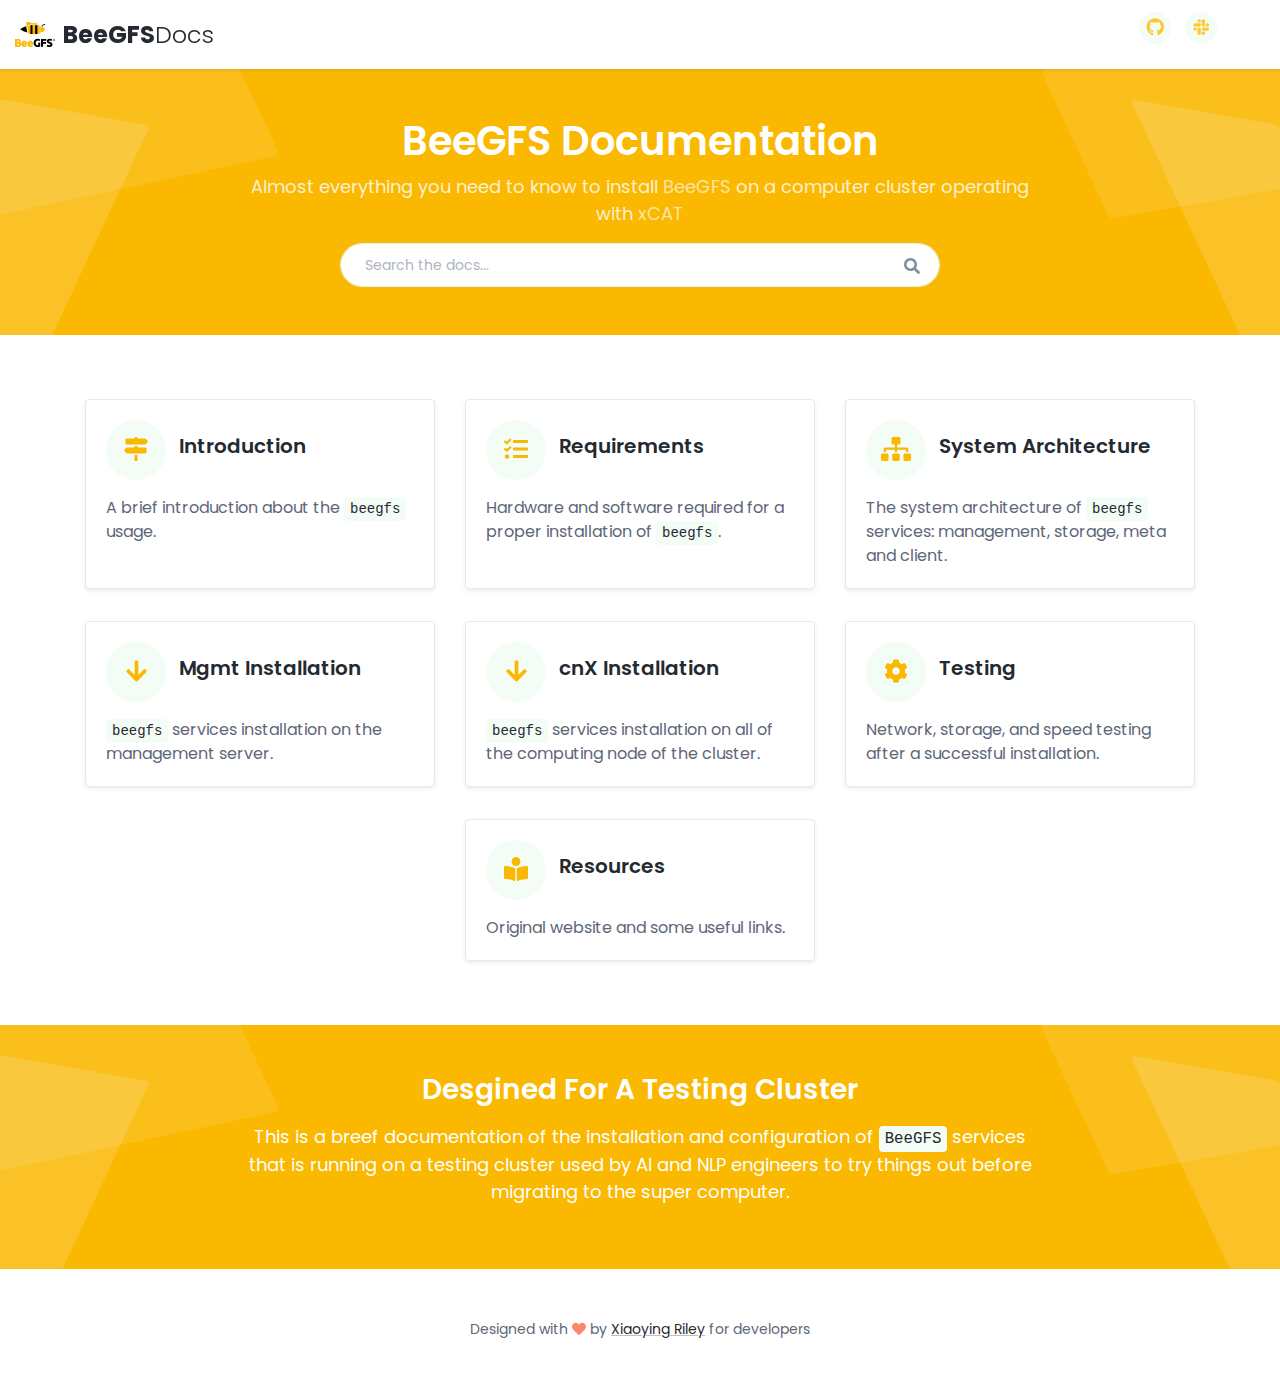
<file: index.html>
<!DOCTYPE html>
<html lang="en"> 
<head>
    <title>BeeGFS Installation and Configuration</title>
    
    <!-- Meta -->
    <meta charset="utf-8">
    <meta http-equiv="X-UA-Compatible" content="IE=edge">
    <meta name="viewport" content="width=device-width, initial-scale=1.0">
    <meta name="description" content="BeeGFS installation and configuration to
		run on a supercomputer operating by xCAT">
    <meta name="author" content="github@egyptianf">    
    <link rel="shortcut icon" href="favicon.ico"> 
    
    <!-- Google Font -->
    <link href="https://fonts.googleapis.com/css?family=Poppins:300,400,500,600,700&display=swap" rel="stylesheet">
    
    <!-- FontAwesome JS-->
    <script defer src="assets/fontawesome/js/all.min.js"></script>

    <!-- Theme CSS -->  
    <link id="theme-style" rel="stylesheet" href="assets/css/theme.css">

</head> 

<body>    
    <header class="header fixed-top">	    
        <div class="branding docs-branding">
            <div class="container-fluid position-relative py-2">
                <div class="docs-logo-wrapper">
	                <div class="site-logo"><a class="navbar-brand"
											href="index.html"><img class="logo-icon mr-2"
											src="assets/images/beegfs-logo-small.png"
											alt="logo"><span class="logo-text">BeeGFS<span class="text-alt">Docs</span></span></a></div>    
                </div><!--//docs-logo-wrapper-->
	            <div class="docs-top-utilities d-flex justify-content-end align-items-center">
	
								<ul class="social-list list-inline mx-md-3 mx-lg-5 mb-0 d-none d-lg-flex">
									<li class="list-inline-item"><a
											href="https://github.com/egyptianf" target="_blank"><i class="fab fa-github fa-fw"></i></a></li>
									<li class="list-inline-item"><a href="https://hpcteam-aic.slack.com" target="_blank"><i class="fab fa-slack fa-fw"></i></a></li>
								</ul><!--//social-list-->
	            </div><!--//docs-top-utilities-->
            </div><!--//container-->
        </div><!--//branding-->
    </header><!--//header-->
    
    
    <div class="page-header theme-bg-dark py-5 text-center position-relative">
	    <div class="theme-bg-shapes-right"></div>
	    <div class="theme-bg-shapes-left"></div>
	    <div class="container">
		    <h1 class="page-heading single-col-max mx-auto">BeeGFS Documentation</h1>
		    <div class="page-intro single-col-max mx-auto"> Almost everything you
					need to know to install <a class="page-intro" href="https://doc.<code>beegfs</code>.io/latest/overview/overview.html">BeeGFS</a> on a computer cluster
					operating with <a class="page-intro" href="https://xcat.org/">xCAT</a></div>
		    <div class="main-search-box pt-3 d-block mx-auto">
                 <form class="search-form w-100">
		            <input type="text" placeholder="Search the docs..." name="search" class="form-control search-input">
		            <button type="submit" class="btn search-btn" value="Search"><i class="fas fa-search"></i></button>
		        </form>
             </div>
	    </div>
    </div><!--//page-header-->
    <div class="page-content">
	    <div class="container">
		    <div class="docs-overview py-5">
			    <div class="row justify-content-center">
				    <div class="col-12 col-lg-4 py-3">
					    <div class="card shadow-sm">
						    <div class="card-body">
							    <h5 class="card-title mb-3">
								    <span class="theme-icon-holder card-icon-holder mr-2">
								        <i class="fas fa-map-signs"></i>
							        </span><!--//card-icon-holder-->
							        <span class="card-title-text">Introduction</span>
							    </h5>
							    <div class="card-text">
										A brief introduction about the <code>beegfs</code> usage.
							    </div>
							    <a class="card-link-mask" href="docs-page.html#section-1"></a>
						    </div><!--//card-body-->
					    </div><!--//card-->
				    </div><!--//col-->
				    <div class="col-12 col-lg-4 py-3">
					    <div class="card shadow-sm">
						    <div class="card-body">
							    <h5 class="card-title mb-3">
								    <span class="theme-icon-holder card-icon-holder mr-2">
								        <i class="fas fa-tasks"></i>
							        </span><!--//card-icon-holder-->
							        <span class="card-title-text">Requirements</span>
							    </h5>
							    <div class="card-text">
										Hardware and software required for a proper installation of
										<code>beegfs</code>.
							    </div>
							    <a class="card-link-mask" href="docs-page.html#requirements"></a>
						    </div><!--//card-body-->
					    </div><!--//card-->
				    </div><!--//col-->
				    <div class="col-12 col-lg-4 py-3">
					    <div class="card shadow-sm">
						    <div class="card-body">
							    <h5 class="card-title mb-3">
								    <span class="theme-icon-holder card-icon-holder mr-2">
								        <i class="fas fa-sitemap"></i>
							        </span><!--//card-icon-holder-->
							        <span class="card-title-text">System Architecture</span>
							    </h5>
							    <div class="card-text">
										The system architecture of <code>beegfs</code> services:
										management, storage, meta and client.
								</div>
							    <a class="card-link-mask" href="docs-page.html#sys-arch"></a>
						    </div><!--//card-body-->
					    </div><!--//card-->
				    </div><!--//col-->
				    <div class="col-12 col-lg-4 py-3">
					    <div class="card shadow-sm">
						    <div class="card-body">
							    <h5 class="card-title mb-3">
								    <span class="theme-icon-holder card-icon-holder mr-2">
								        <i class="fas fa-arrow-down "></i>
							        </span><!--//card-icon-holder-->
											<span class="card-title-text">Mgmt
												Installation</span>
							    </h5>
							    <div class="card-text">
										<code>beegfs</code> services installation on the management
										server.
								</div>
							    <a class="card-link-mask" href="docs-page.html#mgmt-install"></a>
						    </div><!--//card-body-->
					    </div><!--//card-->
				    </div><!--//col-->
				    <div class="col-12 col-lg-4 py-3">
					    <div class="card shadow-sm">
						    <div class="card-body">
							    <h5 class="card-title mb-3">
								    <span class="theme-icon-holder card-icon-holder mr-2">
								        <i class="fas fa-arrow-down"></i>
							        </span><!--//card-icon-holder-->
							        <span class="card-title-text">cnX Installation</span>
							    </h5>
							    <div class="card-text">
										<code>beegfs</code> services installation on all of the
										computing node of the cluster.
								</div>
							    <a class="card-link-mask"
										href="docs-page.html#computing-install"></a>
						    </div><!--//card-body-->
					    </div><!--//card-->
				    </div><!--//col-->
				    <div class="col-12 col-lg-4 py-3">
					    <div class="card shadow-sm">
						    <div class="card-body">
							    <h5 class="card-title mb-3">
								    <span class="theme-icon-holder card-icon-holder mr-2">
								        <i class="fas fa-cog"></i>
							        </span><!--//card-icon-holder-->
							        <span class="card-title-text">Testing</span>
							    </h5>
							    <div class="card-text">
										Network, storage, and speed testing after a successful
										installation.
								</div>
							    <a class="card-link-mask" href="docs-page.html#testing"></a>
						    </div><!--//card-body-->
					    </div><!--//card-->
				    </div><!--//col-->
				    <div class="col-12 col-lg-4 py-3">
					    <div class="card shadow-sm">
						    <div class="card-body">
							    <h5 class="card-title mb-3">
								    <span class="theme-icon-holder card-icon-holder mr-2">
								        <i class="fas fa-book-reader"></i>
							        </span><!--//card-icon-holder-->
							        <span class="card-title-text">Resources</span>
							    </h5>
							    <div class="card-text">
										Original website and some useful links.<br>
								</div>
							    <a class="card-link-mask" href="docs-page.html#section-8"></a>
						    </div><!--//card-body-->
					    </div><!--//card-->
				    </div><!--//col-->
			    </div><!--//row-->
		    </div><!--//container-->
		</div><!--//container-->
    </div><!--//page-content-->

    <section class="cta-section text-center py-5 theme-bg-dark position-relative">
	    <div class="theme-bg-shapes-right"></div>
	    <div class="theme-bg-shapes-left"></div>
	    <div class="container">
		    <h3 class="mb-2 text-white mb-3">Desgined For A Testing Cluster</h3>
		    <div class="section-intro text-white mb-3 single-col-max mx-auto">This
				is a breef documentation of the installation and configuration of
				<code>BeeGFS</code> services that is running on a testing cluster
				used by AI and NLP engineers to try things out before migrating to the
				super computer.</div>
	    </div>
    </section><!--//cta-section-->

               
    
    <footer class="footer">

	    <div class="footer-bottom text-center py-5">
		    
	        <!--/* This template is free as long as you keep the footer attribution link. If you'd like to use the template without the attribution link, you can buy the commercial license via our website: themes.3rdwavemedia.com Thank you for your support. :) */-->
            <small class="copyright">Designed with <i class="fas fa-heart" style="color: #fb866b;"></i> by <a class="theme-link" href="http://themes.3rdwavemedia.com" target="_blank">Xiaoying Riley</a> for developers</small>

            
	        
	    </div>
	    
    </footer>
       
    <!-- Javascript -->          
    <script src="assets/plugins/jquery-3.4.1.min.js"></script>
    <script src="assets/plugins/popper.min.js"></script>
    <script src="assets/plugins/bootstrap/js/bootstrap.min.js"></script>  

</body>
</html>
</file>
<file: assets/css/theme.css>
@charset "UTF-8";
/*************************** Theme Colours****************************/
/*************************** Variables Section. *****************************/
/*************************** Import Bootstrap  *****************************/
/*!
 * Bootstrap v4.5.2 (https://getbootstrap.com/)
 * Copyright 2011-2020 The Bootstrap Authors
 * Copyright 2011-2020 Twitter, Inc.
 * Licensed under MIT (https://github.com/twbs/bootstrap/blob/main/LICENSE)
 */
:root {
  --blue: #007bff;
  --indigo: #6610f2;
  --purple: #6f42c1;
  --pink: #e83e8c;
  --red: #dc3545;
  --orange: #fd7e14;
  --yellow: #ffc107;
  --green: #28a745;
  --teal: #20c997;
  --cyan: #17a2b8;
  --white: #fff;
  --gray: #adb4c0;
  --gray-dark: #747f94;
  --primary: #fab800;
  --secondary: #5d6778;
  --success: #5cb377;
  --info: #5b99ea;
  --warning: #EEBF41;
  --danger: #d26d69;
  --light: white;
  --dark: #747f94;
  --breakpoint-xs: 0;
  --breakpoint-sm: 576px;
  --breakpoint-md: 768px;
  --breakpoint-lg: 992px;
  --breakpoint-xl: 1200px;
  --font-family-sans-serif: -apple-system, BlinkMacSystemFont, "Segoe UI", Roboto, "Helvetica Neue", Arial, "Noto Sans", sans-serif, "Apple Color Emoji", "Segoe UI Emoji", "Segoe UI Symbol", "Noto Color Emoji";
  --font-family-monospace: SFMono-Regular, Menlo, Monaco, Consolas, "Liberation Mono", "Courier New", monospace;
}

*,
*::before,
*::after {
  box-sizing: border-box;
}

html {
  font-family: sans-serif;
  line-height: 1.15;
  -webkit-text-size-adjust: 100%;
  -webkit-tap-highlight-color: rgba(0, 0, 0, 0);
}

article, aside, figcaption, figure, footer, header, hgroup, main, nav, section {
  display: block;
}

body {
  margin: 0;
  font-family: -apple-system, BlinkMacSystemFont, "Segoe UI", Roboto, "Helvetica Neue", Arial, "Noto Sans", sans-serif, "Apple Color Emoji", "Segoe UI Emoji", "Segoe UI Symbol", "Noto Color Emoji";
  font-size: 1rem;
  font-weight: 400;
  line-height: 1.5;
  color: #252930;
  text-align: left;
  background-color: #fff;
}

[tabindex="-1"]:focus:not(:focus-visible) {
  outline: 0 !important;
}

hr {
  box-sizing: content-box;
  height: 0;
  overflow: visible;
}

h1, h2, h3, h4, h5, h6 {
  margin-top: 0;
  margin-bottom: 0.5rem;
}

p {
  margin-top: 0;
  margin-bottom: 1rem;
}

abbr[title],
abbr[data-original-title] {
  text-decoration: underline;
  text-decoration: underline dotted;
  cursor: help;
  border-bottom: 0;
  text-decoration-skip-ink: none;
}

address {
  margin-bottom: 1rem;
  font-style: normal;
  line-height: inherit;
}

ol,
ul,
dl {
  margin-top: 0;
  margin-bottom: 1rem;
}

ol ol,
ul ul,
ol ul,
ul ol {
  margin-bottom: 0;
}

dt {
  font-weight: 700;
}

dd {
  margin-bottom: 0.5rem;
  margin-left: 0;
}

blockquote {
  margin: 0 0 1rem;
}

b,
strong {
  font-weight: bolder;
}

small {
  font-size: 80%;
}

sub,
sup {
  position: relative;
  font-size: 75%;
  line-height: 0;
  vertical-align: baseline;
}

sub {
  bottom: -0.25em;
}

sup {
  top: -0.5em;
}

a {
  color: #fab800;
  text-decoration: none;
  background-color: transparent;
}
a:hover {
  color: #ae8000;
  text-decoration: underline;
}

a:not([href]):not([class]) {
  color: inherit;
  text-decoration: none;
}
a:not([href]):not([class]):hover {
  color: inherit;
  text-decoration: none;
}

pre,
code,
kbd,
samp {
  font-family: SFMono-Regular, Menlo, Monaco, Consolas, "Liberation Mono", "Courier New", monospace;
  font-size: 1em;
}

pre {
  margin-top: 0;
  margin-bottom: 1rem;
  overflow: auto;
  -ms-overflow-style: scrollbar;
}

figure {
  margin: 0 0 1rem;
}

img {
  vertical-align: middle;
  border-style: none;
}

svg {
  overflow: hidden;
  vertical-align: middle;
}

table {
  border-collapse: collapse;
}

caption {
  padding-top: 0.75rem;
  padding-bottom: 0.75rem;
  color: #adb4c0;
  text-align: left;
  caption-side: bottom;
}

th {
  text-align: inherit;
}

label {
  display: inline-block;
  margin-bottom: 0.5rem;
}

button {
  border-radius: 0;
}

button:focus {
  outline: 1px dotted;
  outline: 5px auto -webkit-focus-ring-color;
}

input,
button,
select,
optgroup,
textarea {
  margin: 0;
  font-family: inherit;
  font-size: inherit;
  line-height: inherit;
}

button,
input {
  overflow: visible;
}

button,
select {
  text-transform: none;
}

[role=button] {
  cursor: pointer;
}

select {
  word-wrap: normal;
}

button,
[type=button],
[type=reset],
[type=submit] {
  -webkit-appearance: button;
}

button:not(:disabled),
[type=button]:not(:disabled),
[type=reset]:not(:disabled),
[type=submit]:not(:disabled) {
  cursor: pointer;
}

button::-moz-focus-inner,
[type=button]::-moz-focus-inner,
[type=reset]::-moz-focus-inner,
[type=submit]::-moz-focus-inner {
  padding: 0;
  border-style: none;
}

input[type=radio],
input[type=checkbox] {
  box-sizing: border-box;
  padding: 0;
}

textarea {
  overflow: auto;
  resize: vertical;
}

fieldset {
  min-width: 0;
  padding: 0;
  margin: 0;
  border: 0;
}

legend {
  display: block;
  width: 100%;
  max-width: 100%;
  padding: 0;
  margin-bottom: 0.5rem;
  font-size: 1.5rem;
  line-height: inherit;
  color: inherit;
  white-space: normal;
}

progress {
  vertical-align: baseline;
}

[type=number]::-webkit-inner-spin-button,
[type=number]::-webkit-outer-spin-button {
  height: auto;
}

[type=search] {
  outline-offset: -2px;
  -webkit-appearance: none;
}

[type=search]::-webkit-search-decoration {
  -webkit-appearance: none;
}

::-webkit-file-upload-button {
  font: inherit;
  -webkit-appearance: button;
}

output {
  display: inline-block;
}

summary {
  display: list-item;
  cursor: pointer;
}

template {
  display: none;
}

[hidden] {
  display: none !important;
}

h1, h2, h3, h4, h5, h6,
.h1, .h2, .h3, .h4, .h5, .h6 {
  margin-bottom: 0.5rem;
  font-weight: 500;
  line-height: 1.2;
}

h1, .h1 {
  font-size: 2.5rem;
}

h2, .h2 {
  font-size: 2rem;
}

h3, .h3 {
  font-size: 1.75rem;
}

h4, .h4 {
  font-size: 1.5rem;
}

h5, .h5 {
  font-size: 1.25rem;
}

h6, .h6 {
  font-size: 1rem;
}

.lead {
  font-size: 1.25rem;
  font-weight: 300;
}

.display-1 {
  font-size: 6rem;
  font-weight: 300;
  line-height: 1.2;
}

.display-2 {
  font-size: 5.5rem;
  font-weight: 300;
  line-height: 1.2;
}

.display-3 {
  font-size: 4.5rem;
  font-weight: 300;
  line-height: 1.2;
}

.display-4 {
  font-size: 3.5rem;
  font-weight: 300;
  line-height: 1.2;
}

hr {
  margin-top: 1rem;
  margin-bottom: 1rem;
  border: 0;
  border-top: 1px solid rgba(0, 0, 0, 0.1);
}

small,
.small {
  font-size: 80%;
  font-weight: 400;
}

mark,
.mark {
  padding: 0.2em;
  background-color: #fcf8e3;
}

.list-unstyled {
  padding-left: 0;
  list-style: none;
}

.list-inline {
  padding-left: 0;
  list-style: none;
}

.list-inline-item {
  display: inline-block;
}
.list-inline-item:not(:last-child) {
  margin-right: 0.5rem;
}

.initialism {
  font-size: 90%;
  text-transform: uppercase;
}

.blockquote {
  margin-bottom: 1rem;
  font-size: 1.25rem;
}

.blockquote-footer {
  display: block;
  font-size: 80%;
  color: #adb4c0;
}
.blockquote-footer::before {
  content: "— ";
}

.img-fluid {
  max-width: 100%;
  height: auto;
}

.img-thumbnail {
  padding: 0.25rem;
  background-color: #fff;
  border: 1px solid #e7e9ed;
  border-radius: 0.25rem;
  max-width: 100%;
  height: auto;
}

.figure {
  display: inline-block;
}

.figure-img {
  margin-bottom: 0.5rem;
  line-height: 1;
}

.figure-caption {
  font-size: 90%;
  color: #adb4c0;
}

code {
  font-size: 87.5%;
  color: #e83e8c;
  word-wrap: break-word;
}
a > code {
  color: inherit;
}

kbd {
  padding: 0.2rem 0.4rem;
  font-size: 87.5%;
  color: #fff;
  background-color: #252930;
  border-radius: 0.2rem;
}
kbd kbd {
  padding: 0;
  font-size: 100%;
  font-weight: 700;
}

pre {
  display: block;
  font-size: 87.5%;
  color: #252930;
}
pre code {
  font-size: inherit;
  color: inherit;
  word-break: normal;
}

.pre-scrollable {
  max-height: 340px;
  overflow-y: scroll;
}

.container,
.container-fluid,
.container-xl,
.container-lg,
.container-md,
.container-sm {
  width: 100%;
  padding-right: 15px;
  padding-left: 15px;
  margin-right: auto;
  margin-left: auto;
}

@media (min-width: 576px) {
  .container-sm, .container {
    max-width: 540px;
  }
}
@media (min-width: 768px) {
  .container-md, .container-sm, .container {
    max-width: 720px;
  }
}
@media (min-width: 992px) {
  .container-lg, .container-md, .container-sm, .container {
    max-width: 960px;
  }
}
@media (min-width: 1200px) {
  .container-xl, .container-lg, .container-md, .container-sm, .container {
    max-width: 1140px;
  }
}
.row {
  display: flex;
  flex-wrap: wrap;
  margin-right: -15px;
  margin-left: -15px;
}

.no-gutters {
  margin-right: 0;
  margin-left: 0;
}
.no-gutters > .col,
.no-gutters > [class*=col-] {
  padding-right: 0;
  padding-left: 0;
}

.col-xl,
.col-xl-auto, .col-xl-12, .col-xl-11, .col-xl-10, .col-xl-9, .col-xl-8, .col-xl-7, .col-xl-6, .col-xl-5, .col-xl-4, .col-xl-3, .col-xl-2, .col-xl-1, .col-lg,
.col-lg-auto, .col-lg-12, .col-lg-11, .col-lg-10, .col-lg-9, .col-lg-8, .col-lg-7, .col-lg-6, .col-lg-5, .col-lg-4, .col-lg-3, .col-lg-2, .col-lg-1, .col-md,
.col-md-auto, .col-md-12, .col-md-11, .col-md-10, .col-md-9, .col-md-8, .col-md-7, .col-md-6, .col-md-5, .col-md-4, .col-md-3, .col-md-2, .col-md-1, .col-sm,
.col-sm-auto, .col-sm-12, .col-sm-11, .col-sm-10, .col-sm-9, .col-sm-8, .col-sm-7, .col-sm-6, .col-sm-5, .col-sm-4, .col-sm-3, .col-sm-2, .col-sm-1, .col,
.col-auto, .col-12, .col-11, .col-10, .col-9, .col-8, .col-7, .col-6, .col-5, .col-4, .col-3, .col-2, .col-1 {
  position: relative;
  width: 100%;
  padding-right: 15px;
  padding-left: 15px;
}

.col {
  flex-basis: 0;
  flex-grow: 1;
  max-width: 100%;
}

.row-cols-1 > * {
  flex: 0 0 100%;
  max-width: 100%;
}

.row-cols-2 > * {
  flex: 0 0 50%;
  max-width: 50%;
}

.row-cols-3 > * {
  flex: 0 0 33.3333333333%;
  max-width: 33.3333333333%;
}

.row-cols-4 > * {
  flex: 0 0 25%;
  max-width: 25%;
}

.row-cols-5 > * {
  flex: 0 0 20%;
  max-width: 20%;
}

.row-cols-6 > * {
  flex: 0 0 16.6666666667%;
  max-width: 16.6666666667%;
}

.col-auto {
  flex: 0 0 auto;
  width: auto;
  max-width: 100%;
}

.col-1 {
  flex: 0 0 8.3333333333%;
  max-width: 8.3333333333%;
}

.col-2 {
  flex: 0 0 16.6666666667%;
  max-width: 16.6666666667%;
}

.col-3 {
  flex: 0 0 25%;
  max-width: 25%;
}

.col-4 {
  flex: 0 0 33.3333333333%;
  max-width: 33.3333333333%;
}

.col-5 {
  flex: 0 0 41.6666666667%;
  max-width: 41.6666666667%;
}

.col-6 {
  flex: 0 0 50%;
  max-width: 50%;
}

.col-7 {
  flex: 0 0 58.3333333333%;
  max-width: 58.3333333333%;
}

.col-8 {
  flex: 0 0 66.6666666667%;
  max-width: 66.6666666667%;
}

.col-9 {
  flex: 0 0 75%;
  max-width: 75%;
}

.col-10 {
  flex: 0 0 83.3333333333%;
  max-width: 83.3333333333%;
}

.col-11 {
  flex: 0 0 91.6666666667%;
  max-width: 91.6666666667%;
}

.col-12 {
  flex: 0 0 100%;
  max-width: 100%;
}

.order-first {
  order: -1;
}

.order-last {
  order: 13;
}

.order-0 {
  order: 0;
}

.order-1 {
  order: 1;
}

.order-2 {
  order: 2;
}

.order-3 {
  order: 3;
}

.order-4 {
  order: 4;
}

.order-5 {
  order: 5;
}

.order-6 {
  order: 6;
}

.order-7 {
  order: 7;
}

.order-8 {
  order: 8;
}

.order-9 {
  order: 9;
}

.order-10 {
  order: 10;
}

.order-11 {
  order: 11;
}

.order-12 {
  order: 12;
}

.offset-1 {
  margin-left: 8.3333333333%;
}

.offset-2 {
  margin-left: 16.6666666667%;
}

.offset-3 {
  margin-left: 25%;
}

.offset-4 {
  margin-left: 33.3333333333%;
}

.offset-5 {
  margin-left: 41.6666666667%;
}

.offset-6 {
  margin-left: 50%;
}

.offset-7 {
  margin-left: 58.3333333333%;
}

.offset-8 {
  margin-left: 66.6666666667%;
}

.offset-9 {
  margin-left: 75%;
}

.offset-10 {
  margin-left: 83.3333333333%;
}

.offset-11 {
  margin-left: 91.6666666667%;
}

@media (min-width: 576px) {
  .col-sm {
    flex-basis: 0;
    flex-grow: 1;
    max-width: 100%;
  }

  .row-cols-sm-1 > * {
    flex: 0 0 100%;
    max-width: 100%;
  }

  .row-cols-sm-2 > * {
    flex: 0 0 50%;
    max-width: 50%;
  }

  .row-cols-sm-3 > * {
    flex: 0 0 33.3333333333%;
    max-width: 33.3333333333%;
  }

  .row-cols-sm-4 > * {
    flex: 0 0 25%;
    max-width: 25%;
  }

  .row-cols-sm-5 > * {
    flex: 0 0 20%;
    max-width: 20%;
  }

  .row-cols-sm-6 > * {
    flex: 0 0 16.6666666667%;
    max-width: 16.6666666667%;
  }

  .col-sm-auto {
    flex: 0 0 auto;
    width: auto;
    max-width: 100%;
  }

  .col-sm-1 {
    flex: 0 0 8.3333333333%;
    max-width: 8.3333333333%;
  }

  .col-sm-2 {
    flex: 0 0 16.6666666667%;
    max-width: 16.6666666667%;
  }

  .col-sm-3 {
    flex: 0 0 25%;
    max-width: 25%;
  }

  .col-sm-4 {
    flex: 0 0 33.3333333333%;
    max-width: 33.3333333333%;
  }

  .col-sm-5 {
    flex: 0 0 41.6666666667%;
    max-width: 41.6666666667%;
  }

  .col-sm-6 {
    flex: 0 0 50%;
    max-width: 50%;
  }

  .col-sm-7 {
    flex: 0 0 58.3333333333%;
    max-width: 58.3333333333%;
  }

  .col-sm-8 {
    flex: 0 0 66.6666666667%;
    max-width: 66.6666666667%;
  }

  .col-sm-9 {
    flex: 0 0 75%;
    max-width: 75%;
  }

  .col-sm-10 {
    flex: 0 0 83.3333333333%;
    max-width: 83.3333333333%;
  }

  .col-sm-11 {
    flex: 0 0 91.6666666667%;
    max-width: 91.6666666667%;
  }

  .col-sm-12 {
    flex: 0 0 100%;
    max-width: 100%;
  }

  .order-sm-first {
    order: -1;
  }

  .order-sm-last {
    order: 13;
  }

  .order-sm-0 {
    order: 0;
  }

  .order-sm-1 {
    order: 1;
  }

  .order-sm-2 {
    order: 2;
  }

  .order-sm-3 {
    order: 3;
  }

  .order-sm-4 {
    order: 4;
  }

  .order-sm-5 {
    order: 5;
  }

  .order-sm-6 {
    order: 6;
  }

  .order-sm-7 {
    order: 7;
  }

  .order-sm-8 {
    order: 8;
  }

  .order-sm-9 {
    order: 9;
  }

  .order-sm-10 {
    order: 10;
  }

  .order-sm-11 {
    order: 11;
  }

  .order-sm-12 {
    order: 12;
  }

  .offset-sm-0 {
    margin-left: 0;
  }

  .offset-sm-1 {
    margin-left: 8.3333333333%;
  }

  .offset-sm-2 {
    margin-left: 16.6666666667%;
  }

  .offset-sm-3 {
    margin-left: 25%;
  }

  .offset-sm-4 {
    margin-left: 33.3333333333%;
  }

  .offset-sm-5 {
    margin-left: 41.6666666667%;
  }

  .offset-sm-6 {
    margin-left: 50%;
  }

  .offset-sm-7 {
    margin-left: 58.3333333333%;
  }

  .offset-sm-8 {
    margin-left: 66.6666666667%;
  }

  .offset-sm-9 {
    margin-left: 75%;
  }

  .offset-sm-10 {
    margin-left: 83.3333333333%;
  }

  .offset-sm-11 {
    margin-left: 91.6666666667%;
  }
}
@media (min-width: 768px) {
  .col-md {
    flex-basis: 0;
    flex-grow: 1;
    max-width: 100%;
  }

  .row-cols-md-1 > * {
    flex: 0 0 100%;
    max-width: 100%;
  }

  .row-cols-md-2 > * {
    flex: 0 0 50%;
    max-width: 50%;
  }

  .row-cols-md-3 > * {
    flex: 0 0 33.3333333333%;
    max-width: 33.3333333333%;
  }

  .row-cols-md-4 > * {
    flex: 0 0 25%;
    max-width: 25%;
  }

  .row-cols-md-5 > * {
    flex: 0 0 20%;
    max-width: 20%;
  }

  .row-cols-md-6 > * {
    flex: 0 0 16.6666666667%;
    max-width: 16.6666666667%;
  }

  .col-md-auto {
    flex: 0 0 auto;
    width: auto;
    max-width: 100%;
  }

  .col-md-1 {
    flex: 0 0 8.3333333333%;
    max-width: 8.3333333333%;
  }

  .col-md-2 {
    flex: 0 0 16.6666666667%;
    max-width: 16.6666666667%;
  }

  .col-md-3 {
    flex: 0 0 25%;
    max-width: 25%;
  }

  .col-md-4 {
    flex: 0 0 33.3333333333%;
    max-width: 33.3333333333%;
  }

  .col-md-5 {
    flex: 0 0 41.6666666667%;
    max-width: 41.6666666667%;
  }

  .col-md-6 {
    flex: 0 0 50%;
    max-width: 50%;
  }

  .col-md-7 {
    flex: 0 0 58.3333333333%;
    max-width: 58.3333333333%;
  }

  .col-md-8 {
    flex: 0 0 66.6666666667%;
    max-width: 66.6666666667%;
  }

  .col-md-9 {
    flex: 0 0 75%;
    max-width: 75%;
  }

  .col-md-10 {
    flex: 0 0 83.3333333333%;
    max-width: 83.3333333333%;
  }

  .col-md-11 {
    flex: 0 0 91.6666666667%;
    max-width: 91.6666666667%;
  }

  .col-md-12 {
    flex: 0 0 100%;
    max-width: 100%;
  }

  .order-md-first {
    order: -1;
  }

  .order-md-last {
    order: 13;
  }

  .order-md-0 {
    order: 0;
  }

  .order-md-1 {
    order: 1;
  }

  .order-md-2 {
    order: 2;
  }

  .order-md-3 {
    order: 3;
  }

  .order-md-4 {
    order: 4;
  }

  .order-md-5 {
    order: 5;
  }

  .order-md-6 {
    order: 6;
  }

  .order-md-7 {
    order: 7;
  }

  .order-md-8 {
    order: 8;
  }

  .order-md-9 {
    order: 9;
  }

  .order-md-10 {
    order: 10;
  }

  .order-md-11 {
    order: 11;
  }

  .order-md-12 {
    order: 12;
  }

  .offset-md-0 {
    margin-left: 0;
  }

  .offset-md-1 {
    margin-left: 8.3333333333%;
  }

  .offset-md-2 {
    margin-left: 16.6666666667%;
  }

  .offset-md-3 {
    margin-left: 25%;
  }

  .offset-md-4 {
    margin-left: 33.3333333333%;
  }

  .offset-md-5 {
    margin-left: 41.6666666667%;
  }

  .offset-md-6 {
    margin-left: 50%;
  }

  .offset-md-7 {
    margin-left: 58.3333333333%;
  }

  .offset-md-8 {
    margin-left: 66.6666666667%;
  }

  .offset-md-9 {
    margin-left: 75%;
  }

  .offset-md-10 {
    margin-left: 83.3333333333%;
  }

  .offset-md-11 {
    margin-left: 91.6666666667%;
  }
}
@media (min-width: 992px) {
  .col-lg {
    flex-basis: 0;
    flex-grow: 1;
    max-width: 100%;
  }

  .row-cols-lg-1 > * {
    flex: 0 0 100%;
    max-width: 100%;
  }

  .row-cols-lg-2 > * {
    flex: 0 0 50%;
    max-width: 50%;
  }

  .row-cols-lg-3 > * {
    flex: 0 0 33.3333333333%;
    max-width: 33.3333333333%;
  }

  .row-cols-lg-4 > * {
    flex: 0 0 25%;
    max-width: 25%;
  }

  .row-cols-lg-5 > * {
    flex: 0 0 20%;
    max-width: 20%;
  }

  .row-cols-lg-6 > * {
    flex: 0 0 16.6666666667%;
    max-width: 16.6666666667%;
  }

  .col-lg-auto {
    flex: 0 0 auto;
    width: auto;
    max-width: 100%;
  }

  .col-lg-1 {
    flex: 0 0 8.3333333333%;
    max-width: 8.3333333333%;
  }

  .col-lg-2 {
    flex: 0 0 16.6666666667%;
    max-width: 16.6666666667%;
  }

  .col-lg-3 {
    flex: 0 0 25%;
    max-width: 25%;
  }

  .col-lg-4 {
    flex: 0 0 33.3333333333%;
    max-width: 33.3333333333%;
  }

  .col-lg-5 {
    flex: 0 0 41.6666666667%;
    max-width: 41.6666666667%;
  }

  .col-lg-6 {
    flex: 0 0 50%;
    max-width: 50%;
  }

  .col-lg-7 {
    flex: 0 0 58.3333333333%;
    max-width: 58.3333333333%;
  }

  .col-lg-8 {
    flex: 0 0 66.6666666667%;
    max-width: 66.6666666667%;
  }

  .col-lg-9 {
    flex: 0 0 75%;
    max-width: 75%;
  }

  .col-lg-10 {
    flex: 0 0 83.3333333333%;
    max-width: 83.3333333333%;
  }

  .col-lg-11 {
    flex: 0 0 91.6666666667%;
    max-width: 91.6666666667%;
  }

  .col-lg-12 {
    flex: 0 0 100%;
    max-width: 100%;
  }

  .order-lg-first {
    order: -1;
  }

  .order-lg-last {
    order: 13;
  }

  .order-lg-0 {
    order: 0;
  }

  .order-lg-1 {
    order: 1;
  }

  .order-lg-2 {
    order: 2;
  }

  .order-lg-3 {
    order: 3;
  }

  .order-lg-4 {
    order: 4;
  }

  .order-lg-5 {
    order: 5;
  }

  .order-lg-6 {
    order: 6;
  }

  .order-lg-7 {
    order: 7;
  }

  .order-lg-8 {
    order: 8;
  }

  .order-lg-9 {
    order: 9;
  }

  .order-lg-10 {
    order: 10;
  }

  .order-lg-11 {
    order: 11;
  }

  .order-lg-12 {
    order: 12;
  }

  .offset-lg-0 {
    margin-left: 0;
  }

  .offset-lg-1 {
    margin-left: 8.3333333333%;
  }

  .offset-lg-2 {
    margin-left: 16.6666666667%;
  }

  .offset-lg-3 {
    margin-left: 25%;
  }

  .offset-lg-4 {
    margin-left: 33.3333333333%;
  }

  .offset-lg-5 {
    margin-left: 41.6666666667%;
  }

  .offset-lg-6 {
    margin-left: 50%;
  }

  .offset-lg-7 {
    margin-left: 58.3333333333%;
  }

  .offset-lg-8 {
    margin-left: 66.6666666667%;
  }

  .offset-lg-9 {
    margin-left: 75%;
  }

  .offset-lg-10 {
    margin-left: 83.3333333333%;
  }

  .offset-lg-11 {
    margin-left: 91.6666666667%;
  }
}
@media (min-width: 1200px) {
  .col-xl {
    flex-basis: 0;
    flex-grow: 1;
    max-width: 100%;
  }

  .row-cols-xl-1 > * {
    flex: 0 0 100%;
    max-width: 100%;
  }

  .row-cols-xl-2 > * {
    flex: 0 0 50%;
    max-width: 50%;
  }

  .row-cols-xl-3 > * {
    flex: 0 0 33.3333333333%;
    max-width: 33.3333333333%;
  }

  .row-cols-xl-4 > * {
    flex: 0 0 25%;
    max-width: 25%;
  }

  .row-cols-xl-5 > * {
    flex: 0 0 20%;
    max-width: 20%;
  }

  .row-cols-xl-6 > * {
    flex: 0 0 16.6666666667%;
    max-width: 16.6666666667%;
  }

  .col-xl-auto {
    flex: 0 0 auto;
    width: auto;
    max-width: 100%;
  }

  .col-xl-1 {
    flex: 0 0 8.3333333333%;
    max-width: 8.3333333333%;
  }

  .col-xl-2 {
    flex: 0 0 16.6666666667%;
    max-width: 16.6666666667%;
  }

  .col-xl-3 {
    flex: 0 0 25%;
    max-width: 25%;
  }

  .col-xl-4 {
    flex: 0 0 33.3333333333%;
    max-width: 33.3333333333%;
  }

  .col-xl-5 {
    flex: 0 0 41.6666666667%;
    max-width: 41.6666666667%;
  }

  .col-xl-6 {
    flex: 0 0 50%;
    max-width: 50%;
  }

  .col-xl-7 {
    flex: 0 0 58.3333333333%;
    max-width: 58.3333333333%;
  }

  .col-xl-8 {
    flex: 0 0 66.6666666667%;
    max-width: 66.6666666667%;
  }

  .col-xl-9 {
    flex: 0 0 75%;
    max-width: 75%;
  }

  .col-xl-10 {
    flex: 0 0 83.3333333333%;
    max-width: 83.3333333333%;
  }

  .col-xl-11 {
    flex: 0 0 91.6666666667%;
    max-width: 91.6666666667%;
  }

  .col-xl-12 {
    flex: 0 0 100%;
    max-width: 100%;
  }

  .order-xl-first {
    order: -1;
  }

  .order-xl-last {
    order: 13;
  }

  .order-xl-0 {
    order: 0;
  }

  .order-xl-1 {
    order: 1;
  }

  .order-xl-2 {
    order: 2;
  }

  .order-xl-3 {
    order: 3;
  }

  .order-xl-4 {
    order: 4;
  }

  .order-xl-5 {
    order: 5;
  }

  .order-xl-6 {
    order: 6;
  }

  .order-xl-7 {
    order: 7;
  }

  .order-xl-8 {
    order: 8;
  }

  .order-xl-9 {
    order: 9;
  }

  .order-xl-10 {
    order: 10;
  }

  .order-xl-11 {
    order: 11;
  }

  .order-xl-12 {
    order: 12;
  }

  .offset-xl-0 {
    margin-left: 0;
  }

  .offset-xl-1 {
    margin-left: 8.3333333333%;
  }

  .offset-xl-2 {
    margin-left: 16.6666666667%;
  }

  .offset-xl-3 {
    margin-left: 25%;
  }

  .offset-xl-4 {
    margin-left: 33.3333333333%;
  }

  .offset-xl-5 {
    margin-left: 41.6666666667%;
  }

  .offset-xl-6 {
    margin-left: 50%;
  }

  .offset-xl-7 {
    margin-left: 58.3333333333%;
  }

  .offset-xl-8 {
    margin-left: 66.6666666667%;
  }

  .offset-xl-9 {
    margin-left: 75%;
  }

  .offset-xl-10 {
    margin-left: 83.3333333333%;
  }

  .offset-xl-11 {
    margin-left: 91.6666666667%;
  }
}
.table {
  width: 100%;
  margin-bottom: 1rem;
  color: #252930;
}
.table th,
.table td {
  padding: 0.75rem;
  vertical-align: top;
  border-top: 1px solid #e7e9ed;
}
.table thead th {
  vertical-align: bottom;
  border-bottom: 2px solid #e7e9ed;
}
.table tbody + tbody {
  border-top: 2px solid #e7e9ed;
}

.table-sm th,
.table-sm td {
  padding: 0.3rem;
}

.table-bordered {
  border: 1px solid #e7e9ed;
}
.table-bordered th,
.table-bordered td {
  border: 1px solid #e7e9ed;
}
.table-bordered thead th,
.table-bordered thead td {
  border-bottom-width: 2px;
}

.table-borderless th,
.table-borderless td,
.table-borderless thead th,
.table-borderless tbody + tbody {
  border: 0;
}

.table-striped tbody tr:nth-of-type(odd) {
  background-color: rgba(0, 0, 0, 0.05);
}

.table-hover tbody tr:hover {
  color: #252930;
  background-color: rgba(0, 0, 0, 0.075);
}

.table-primary,
.table-primary > th,
.table-primary > td {
  background-color: #feebb8;
}
.table-primary th,
.table-primary td,
.table-primary thead th,
.table-primary tbody + tbody {
  border-color: #fcda7a;
}

.table-hover .table-primary:hover {
  background-color: #fee49f;
}
.table-hover .table-primary:hover > td,
.table-hover .table-primary:hover > th {
  background-color: #fee49f;
}

.table-secondary,
.table-secondary > th,
.table-secondary > td {
  background-color: #d2d4d9;
}
.table-secondary th,
.table-secondary td,
.table-secondary thead th,
.table-secondary tbody + tbody {
  border-color: #abb0b9;
}

.table-hover .table-secondary:hover {
  background-color: #c4c7cd;
}
.table-hover .table-secondary:hover > td,
.table-hover .table-secondary:hover > th {
  background-color: #c4c7cd;
}

.table-success,
.table-success > th,
.table-success > td {
  background-color: #d1ead9;
}
.table-success th,
.table-success td,
.table-success thead th,
.table-success tbody + tbody {
  border-color: #aad7b8;
}

.table-hover .table-success:hover {
  background-color: #bfe2cb;
}
.table-hover .table-success:hover > td,
.table-hover .table-success:hover > th {
  background-color: #bfe2cb;
}

.table-info,
.table-info > th,
.table-info > td {
  background-color: #d1e2f9;
}
.table-info th,
.table-info td,
.table-info thead th,
.table-info tbody + tbody {
  border-color: #aacaf4;
}

.table-hover .table-info:hover {
  background-color: #bad4f6;
}
.table-hover .table-info:hover > td,
.table-hover .table-info:hover > th {
  background-color: #bad4f6;
}

.table-warning,
.table-warning > th,
.table-warning > td {
  background-color: #faedca;
}
.table-warning th,
.table-warning td,
.table-warning thead th,
.table-warning tbody + tbody {
  border-color: #f6de9c;
}

.table-hover .table-warning:hover {
  background-color: #f8e5b3;
}
.table-hover .table-warning:hover > td,
.table-hover .table-warning:hover > th {
  background-color: #f8e5b3;
}

.table-danger,
.table-danger > th,
.table-danger > td {
  background-color: #f2d6d5;
}
.table-danger th,
.table-danger td,
.table-danger thead th,
.table-danger tbody + tbody {
  border-color: #e8b3b1;
}

.table-hover .table-danger:hover {
  background-color: #ecc3c2;
}
.table-hover .table-danger:hover > td,
.table-hover .table-danger:hover > th {
  background-color: #ecc3c2;
}

.table-light,
.table-light > th,
.table-light > td {
  background-color: white;
}
.table-light th,
.table-light td,
.table-light thead th,
.table-light tbody + tbody {
  border-color: white;
}

.table-hover .table-light:hover {
  background-color: #f2f2f2;
}
.table-hover .table-light:hover > td,
.table-hover .table-light:hover > th {
  background-color: #f2f2f2;
}

.table-dark,
.table-dark > th,
.table-dark > td {
  background-color: #d8dbe1;
}
.table-dark th,
.table-dark td,
.table-dark thead th,
.table-dark tbody + tbody {
  border-color: #b7bcc7;
}

.table-hover .table-dark:hover {
  background-color: #caced6;
}
.table-hover .table-dark:hover > td,
.table-hover .table-dark:hover > th {
  background-color: #caced6;
}

.table-active,
.table-active > th,
.table-active > td {
  background-color: rgba(0, 0, 0, 0.075);
}

.table-hover .table-active:hover {
  background-color: rgba(0, 0, 0, 0.075);
}
.table-hover .table-active:hover > td,
.table-hover .table-active:hover > th {
  background-color: rgba(0, 0, 0, 0.075);
}

.table .thead-dark th {
  color: #fff;
  background-color: #747f94;
  border-color: #8993a4;
}
.table .thead-light th {
  color: #919aaa;
  background-color: #f5f6f8;
  border-color: #e7e9ed;
}

.table-dark {
  color: #fff;
  background-color: #747f94;
}
.table-dark th,
.table-dark td,
.table-dark thead th {
  border-color: #8993a4;
}
.table-dark.table-bordered {
  border: 0;
}
.table-dark.table-striped tbody tr:nth-of-type(odd) {
  background-color: rgba(255, 255, 255, 0.05);
}
.table-dark.table-hover tbody tr:hover {
  color: #fff;
  background-color: rgba(255, 255, 255, 0.075);
}

@media (max-width: 575.98px) {
  .table-responsive-sm {
    display: block;
    width: 100%;
    overflow-x: auto;
    -webkit-overflow-scrolling: touch;
  }
  .table-responsive-sm > .table-bordered {
    border: 0;
  }
}
@media (max-width: 767.98px) {
  .table-responsive-md {
    display: block;
    width: 100%;
    overflow-x: auto;
    -webkit-overflow-scrolling: touch;
  }
  .table-responsive-md > .table-bordered {
    border: 0;
  }
}
@media (max-width: 991.98px) {
  .table-responsive-lg {
    display: block;
    width: 100%;
    overflow-x: auto;
    -webkit-overflow-scrolling: touch;
  }
  .table-responsive-lg > .table-bordered {
    border: 0;
  }
}
@media (max-width: 1199.98px) {
  .table-responsive-xl {
    display: block;
    width: 100%;
    overflow-x: auto;
    -webkit-overflow-scrolling: touch;
  }
  .table-responsive-xl > .table-bordered {
    border: 0;
  }
}
.table-responsive {
  display: block;
  width: 100%;
  overflow-x: auto;
  -webkit-overflow-scrolling: touch;
}
.table-responsive > .table-bordered {
  border: 0;
}

.form-control {
  display: block;
  width: 100%;
  height: calc(1.5em + 0.75rem + 2px);
  padding: 0.375rem 0.75rem;
  font-size: 1rem;
  font-weight: 400;
  line-height: 1.5;
  color: #919aaa;
  background-color: #fff;
  background-clip: padding-box;
  border: 1px solid #d9dce1;
  border-radius: 0.25rem;
  transition: border-color 0.15s ease-in-out, box-shadow 0.15s ease-in-out;
}
@media (prefers-reduced-motion: reduce) {
  .form-control {
    transition: none;
  }
}
.form-control::-ms-expand {
  background-color: transparent;
  border: 0;
}
.form-control:-moz-focusring {
  color: transparent;
  text-shadow: 0 0 0 #919aaa;
}
.form-control:focus {
  color: #919aaa;
  background-color: #fff;
  border-color: #ffdc7b;
  outline: 0;
  box-shadow: 0 0 0 0.2rem rgba(250, 184, 0, 0.25);
}
.form-control::placeholder {
  color: #adb4c0;
  opacity: 1;
}
.form-control:disabled, .form-control[readonly] {
  background-color: #f5f6f8;
  opacity: 1;
}

input[type=date].form-control,
input[type=time].form-control,
input[type=datetime-local].form-control,
input[type=month].form-control {
  appearance: none;
}

select.form-control:focus::-ms-value {
  color: #919aaa;
  background-color: #fff;
}

.form-control-file,
.form-control-range {
  display: block;
  width: 100%;
}

.col-form-label {
  padding-top: calc(0.375rem + 1px);
  padding-bottom: calc(0.375rem + 1px);
  margin-bottom: 0;
  font-size: inherit;
  line-height: 1.5;
}

.col-form-label-lg {
  padding-top: calc(0.5rem + 1px);
  padding-bottom: calc(0.5rem + 1px);
  font-size: 1.25rem;
  line-height: 1.5;
}

.col-form-label-sm {
  padding-top: calc(0.25rem + 1px);
  padding-bottom: calc(0.25rem + 1px);
  font-size: 0.875rem;
  line-height: 1.5;
}

.form-control-plaintext {
  display: block;
  width: 100%;
  padding: 0.375rem 0;
  margin-bottom: 0;
  font-size: 1rem;
  line-height: 1.5;
  color: #252930;
  background-color: transparent;
  border: solid transparent;
  border-width: 1px 0;
}
.form-control-plaintext.form-control-sm, .form-control-plaintext.form-control-lg {
  padding-right: 0;
  padding-left: 0;
}

.form-control-sm {
  height: calc(1.5em + 0.5rem + 2px);
  padding: 0.25rem 0.5rem;
  font-size: 0.875rem;
  line-height: 1.5;
  border-radius: 0.2rem;
}

.form-control-lg {
  height: calc(1.5em + 1rem + 2px);
  padding: 0.5rem 1rem;
  font-size: 1.25rem;
  line-height: 1.5;
  border-radius: 0.3rem;
}

select.form-control[size], select.form-control[multiple] {
  height: auto;
}

textarea.form-control {
  height: auto;
}

.form-group {
  margin-bottom: 1rem;
}

.form-text {
  display: block;
  margin-top: 0.25rem;
}

.form-row {
  display: flex;
  flex-wrap: wrap;
  margin-right: -5px;
  margin-left: -5px;
}
.form-row > .col,
.form-row > [class*=col-] {
  padding-right: 5px;
  padding-left: 5px;
}

.form-check {
  position: relative;
  display: block;
  padding-left: 1.25rem;
}

.form-check-input {
  position: absolute;
  margin-top: 0.3rem;
  margin-left: -1.25rem;
}
.form-check-input[disabled] ~ .form-check-label, .form-check-input:disabled ~ .form-check-label {
  color: #adb4c0;
}

.form-check-label {
  margin-bottom: 0;
}

.form-check-inline {
  display: inline-flex;
  align-items: center;
  padding-left: 0;
  margin-right: 0.75rem;
}
.form-check-inline .form-check-input {
  position: static;
  margin-top: 0;
  margin-right: 0.3125rem;
  margin-left: 0;
}

.valid-feedback {
  display: none;
  width: 100%;
  margin-top: 0.25rem;
  font-size: 80%;
  color: #5cb377;
}

.valid-tooltip {
  position: absolute;
  top: 100%;
  left: 0;
  z-index: 5;
  display: none;
  max-width: 100%;
  padding: 0.25rem 0.5rem;
  margin-top: 0.1rem;
  font-size: 0.875rem;
  line-height: 1.5;
  color: #fff;
  background-color: rgba(92, 179, 119, 0.9);
  border-radius: 0.25rem;
}

.was-validated :valid ~ .valid-feedback,
.was-validated :valid ~ .valid-tooltip,
.is-valid ~ .valid-feedback,
.is-valid ~ .valid-tooltip {
  display: block;
}

.was-validated .form-control:valid, .form-control.is-valid {
  border-color: #5cb377;
  padding-right: calc(1.5em + 0.75rem);
  background-image: url("data:image/svg+xml,%3csvg xmlns='http://www.w3.org/2000/svg' width='8' height='8' viewBox='0 0 8 8'%3e%3cpath fill='%235cb377' d='M2.3 6.73L.6 4.53c-.4-1.04.46-1.4 1.1-.8l1.1 1.4 3.4-3.8c.6-.63 1.6-.27 1.2.7l-4 4.6c-.43.5-.8.4-1.1.1z'/%3e%3c/svg%3e");
  background-repeat: no-repeat;
  background-position: right calc(0.375em + 0.1875rem) center;
  background-size: calc(0.75em + 0.375rem) calc(0.75em + 0.375rem);
}
.was-validated .form-control:valid:focus, .form-control.is-valid:focus {
  border-color: #5cb377;
  box-shadow: 0 0 0 0.2rem rgba(92, 179, 119, 0.25);
}

.was-validated textarea.form-control:valid, textarea.form-control.is-valid {
  padding-right: calc(1.5em + 0.75rem);
  background-position: top calc(0.375em + 0.1875rem) right calc(0.375em + 0.1875rem);
}

.was-validated .custom-select:valid, .custom-select.is-valid {
  border-color: #5cb377;
  padding-right: calc(0.75em + 2.3125rem);
  background: url("data:image/svg+xml,%3csvg xmlns='http://www.w3.org/2000/svg' width='4' height='5' viewBox='0 0 4 5'%3e%3cpath fill='%23747f94' d='M2 0L0 2h4zm0 5L0 3h4z'/%3e%3c/svg%3e") no-repeat right 0.75rem center/8px 10px, url("data:image/svg+xml,%3csvg xmlns='http://www.w3.org/2000/svg' width='8' height='8' viewBox='0 0 8 8'%3e%3cpath fill='%235cb377' d='M2.3 6.73L.6 4.53c-.4-1.04.46-1.4 1.1-.8l1.1 1.4 3.4-3.8c.6-.63 1.6-.27 1.2.7l-4 4.6c-.43.5-.8.4-1.1.1z'/%3e%3c/svg%3e") #fff no-repeat center right 1.75rem/calc(0.75em + 0.375rem) calc(0.75em + 0.375rem);
}
.was-validated .custom-select:valid:focus, .custom-select.is-valid:focus {
  border-color: #5cb377;
  box-shadow: 0 0 0 0.2rem rgba(92, 179, 119, 0.25);
}

.was-validated .form-check-input:valid ~ .form-check-label, .form-check-input.is-valid ~ .form-check-label {
  color: #5cb377;
}
.was-validated .form-check-input:valid ~ .valid-feedback,
.was-validated .form-check-input:valid ~ .valid-tooltip, .form-check-input.is-valid ~ .valid-feedback,
.form-check-input.is-valid ~ .valid-tooltip {
  display: block;
}

.was-validated .custom-control-input:valid ~ .custom-control-label, .custom-control-input.is-valid ~ .custom-control-label {
  color: #5cb377;
}
.was-validated .custom-control-input:valid ~ .custom-control-label::before, .custom-control-input.is-valid ~ .custom-control-label::before {
  border-color: #5cb377;
}
.was-validated .custom-control-input:valid:checked ~ .custom-control-label::before, .custom-control-input.is-valid:checked ~ .custom-control-label::before {
  border-color: #7fc394;
  background-color: #7fc394;
}
.was-validated .custom-control-input:valid:focus ~ .custom-control-label::before, .custom-control-input.is-valid:focus ~ .custom-control-label::before {
  box-shadow: 0 0 0 0.2rem rgba(92, 179, 119, 0.25);
}
.was-validated .custom-control-input:valid:focus:not(:checked) ~ .custom-control-label::before, .custom-control-input.is-valid:focus:not(:checked) ~ .custom-control-label::before {
  border-color: #5cb377;
}

.was-validated .custom-file-input:valid ~ .custom-file-label, .custom-file-input.is-valid ~ .custom-file-label {
  border-color: #5cb377;
}
.was-validated .custom-file-input:valid:focus ~ .custom-file-label, .custom-file-input.is-valid:focus ~ .custom-file-label {
  border-color: #5cb377;
  box-shadow: 0 0 0 0.2rem rgba(92, 179, 119, 0.25);
}

.invalid-feedback {
  display: none;
  width: 100%;
  margin-top: 0.25rem;
  font-size: 80%;
  color: #d26d69;
}

.invalid-tooltip {
  position: absolute;
  top: 100%;
  left: 0;
  z-index: 5;
  display: none;
  max-width: 100%;
  padding: 0.25rem 0.5rem;
  margin-top: 0.1rem;
  font-size: 0.875rem;
  line-height: 1.5;
  color: #fff;
  background-color: rgba(210, 109, 105, 0.9);
  border-radius: 0.25rem;
}

.was-validated :invalid ~ .invalid-feedback,
.was-validated :invalid ~ .invalid-tooltip,
.is-invalid ~ .invalid-feedback,
.is-invalid ~ .invalid-tooltip {
  display: block;
}

.was-validated .form-control:invalid, .form-control.is-invalid {
  border-color: #d26d69;
  padding-right: calc(1.5em + 0.75rem);
  background-image: url("data:image/svg+xml,%3csvg xmlns='http://www.w3.org/2000/svg' width='12' height='12' fill='none' stroke='%23d26d69' viewBox='0 0 12 12'%3e%3ccircle cx='6' cy='6' r='4.5'/%3e%3cpath stroke-linejoin='round' d='M5.8 3.6h.4L6 6.5z'/%3e%3ccircle cx='6' cy='8.2' r='.6' fill='%23d26d69' stroke='none'/%3e%3c/svg%3e");
  background-repeat: no-repeat;
  background-position: right calc(0.375em + 0.1875rem) center;
  background-size: calc(0.75em + 0.375rem) calc(0.75em + 0.375rem);
}
.was-validated .form-control:invalid:focus, .form-control.is-invalid:focus {
  border-color: #d26d69;
  box-shadow: 0 0 0 0.2rem rgba(210, 109, 105, 0.25);
}

.was-validated textarea.form-control:invalid, textarea.form-control.is-invalid {
  padding-right: calc(1.5em + 0.75rem);
  background-position: top calc(0.375em + 0.1875rem) right calc(0.375em + 0.1875rem);
}

.was-validated .custom-select:invalid, .custom-select.is-invalid {
  border-color: #d26d69;
  padding-right: calc(0.75em + 2.3125rem);
  background: url("data:image/svg+xml,%3csvg xmlns='http://www.w3.org/2000/svg' width='4' height='5' viewBox='0 0 4 5'%3e%3cpath fill='%23747f94' d='M2 0L0 2h4zm0 5L0 3h4z'/%3e%3c/svg%3e") no-repeat right 0.75rem center/8px 10px, url("data:image/svg+xml,%3csvg xmlns='http://www.w3.org/2000/svg' width='12' height='12' fill='none' stroke='%23d26d69' viewBox='0 0 12 12'%3e%3ccircle cx='6' cy='6' r='4.5'/%3e%3cpath stroke-linejoin='round' d='M5.8 3.6h.4L6 6.5z'/%3e%3ccircle cx='6' cy='8.2' r='.6' fill='%23d26d69' stroke='none'/%3e%3c/svg%3e") #fff no-repeat center right 1.75rem/calc(0.75em + 0.375rem) calc(0.75em + 0.375rem);
}
.was-validated .custom-select:invalid:focus, .custom-select.is-invalid:focus {
  border-color: #d26d69;
  box-shadow: 0 0 0 0.2rem rgba(210, 109, 105, 0.25);
}

.was-validated .form-check-input:invalid ~ .form-check-label, .form-check-input.is-invalid ~ .form-check-label {
  color: #d26d69;
}
.was-validated .form-check-input:invalid ~ .invalid-feedback,
.was-validated .form-check-input:invalid ~ .invalid-tooltip, .form-check-input.is-invalid ~ .invalid-feedback,
.form-check-input.is-invalid ~ .invalid-tooltip {
  display: block;
}

.was-validated .custom-control-input:invalid ~ .custom-control-label, .custom-control-input.is-invalid ~ .custom-control-label {
  color: #d26d69;
}
.was-validated .custom-control-input:invalid ~ .custom-control-label::before, .custom-control-input.is-invalid ~ .custom-control-label::before {
  border-color: #d26d69;
}
.was-validated .custom-control-input:invalid:checked ~ .custom-control-label::before, .custom-control-input.is-invalid:checked ~ .custom-control-label::before {
  border-color: #de9390;
  background-color: #de9390;
}
.was-validated .custom-control-input:invalid:focus ~ .custom-control-label::before, .custom-control-input.is-invalid:focus ~ .custom-control-label::before {
  box-shadow: 0 0 0 0.2rem rgba(210, 109, 105, 0.25);
}
.was-validated .custom-control-input:invalid:focus:not(:checked) ~ .custom-control-label::before, .custom-control-input.is-invalid:focus:not(:checked) ~ .custom-control-label::before {
  border-color: #d26d69;
}

.was-validated .custom-file-input:invalid ~ .custom-file-label, .custom-file-input.is-invalid ~ .custom-file-label {
  border-color: #d26d69;
}
.was-validated .custom-file-input:invalid:focus ~ .custom-file-label, .custom-file-input.is-invalid:focus ~ .custom-file-label {
  border-color: #d26d69;
  box-shadow: 0 0 0 0.2rem rgba(210, 109, 105, 0.25);
}

.form-inline {
  display: flex;
  flex-flow: row wrap;
  align-items: center;
}
.form-inline .form-check {
  width: 100%;
}
@media (min-width: 576px) {
  .form-inline label {
    display: flex;
    align-items: center;
    justify-content: center;
    margin-bottom: 0;
  }
  .form-inline .form-group {
    display: flex;
    flex: 0 0 auto;
    flex-flow: row wrap;
    align-items: center;
    margin-bottom: 0;
  }
  .form-inline .form-control {
    display: inline-block;
    width: auto;
    vertical-align: middle;
  }
  .form-inline .form-control-plaintext {
    display: inline-block;
  }
  .form-inline .input-group,
.form-inline .custom-select {
    width: auto;
  }
  .form-inline .form-check {
    display: flex;
    align-items: center;
    justify-content: center;
    width: auto;
    padding-left: 0;
  }
  .form-inline .form-check-input {
    position: relative;
    flex-shrink: 0;
    margin-top: 0;
    margin-right: 0.25rem;
    margin-left: 0;
  }
  .form-inline .custom-control {
    align-items: center;
    justify-content: center;
  }
  .form-inline .custom-control-label {
    margin-bottom: 0;
  }
}

.btn {
  display: inline-block;
  font-weight: 400;
  color: #252930;
  text-align: center;
  vertical-align: middle;
  user-select: none;
  background-color: transparent;
  border: 1px solid transparent;
  padding: 0.375rem 0.75rem;
  font-size: 1rem;
  line-height: 1.5;
  border-radius: 0.25rem;
  transition: color 0.15s ease-in-out, background-color 0.15s ease-in-out, border-color 0.15s ease-in-out, box-shadow 0.15s ease-in-out;
}
@media (prefers-reduced-motion: reduce) {
  .btn {
    transition: none;
  }
}
.btn:hover {
  color: #252930;
  text-decoration: none;
}
.btn:focus, .btn.focus {
  outline: 0;
  box-shadow: 0 0 0 0.2rem rgba(250, 184, 0, 0.25);
}
.btn.disabled, .btn:disabled {
  opacity: 0.65;
}
.btn:not(:disabled):not(.disabled) {
  cursor: pointer;
}
a.btn.disabled,
fieldset:disabled a.btn {
  pointer-events: none;
}

.btn-primary {
  color: #252930;
  background-color: #fab800;
  border-color: #fab800;
}
.btn-primary:hover {
  color: #252930;
  background-color: #d49c00;
  border-color: #c79200;
}
.btn-primary:focus, .btn-primary.focus {
  color: #252930;
  background-color: #d49c00;
  border-color: #c79200;
  box-shadow: 0 0 0 0.2rem rgba(218, 163, 7, 0.5);
}
.btn-primary.disabled, .btn-primary:disabled {
  color: #252930;
  background-color: #fab800;
  border-color: #fab800;
}
.btn-primary:not(:disabled):not(.disabled):active, .btn-primary:not(:disabled):not(.disabled).active, .show > .btn-primary.dropdown-toggle {
  color: #fff;
  background-color: #c79200;
  border-color: #ba8900;
}
.btn-primary:not(:disabled):not(.disabled):active:focus, .btn-primary:not(:disabled):not(.disabled).active:focus, .show > .btn-primary.dropdown-toggle:focus {
  box-shadow: 0 0 0 0.2rem rgba(218, 163, 7, 0.5);
}

.btn-secondary {
  color: #fff;
  background-color: #5d6778;
  border-color: #5d6778;
}
.btn-secondary:hover {
  color: #fff;
  background-color: #4c5462;
  border-color: #464e5b;
}
.btn-secondary:focus, .btn-secondary.focus {
  color: #fff;
  background-color: #4c5462;
  border-color: #464e5b;
  box-shadow: 0 0 0 0.2rem rgba(117, 126, 140, 0.5);
}
.btn-secondary.disabled, .btn-secondary:disabled {
  color: #fff;
  background-color: #5d6778;
  border-color: #5d6778;
}
.btn-secondary:not(:disabled):not(.disabled):active, .btn-secondary:not(:disabled):not(.disabled).active, .show > .btn-secondary.dropdown-toggle {
  color: #fff;
  background-color: #464e5b;
  border-color: #414854;
}
.btn-secondary:not(:disabled):not(.disabled):active:focus, .btn-secondary:not(:disabled):not(.disabled).active:focus, .show > .btn-secondary.dropdown-toggle:focus {
  box-shadow: 0 0 0 0.2rem rgba(117, 126, 140, 0.5);
}

.btn-success {
  color: #fff;
  background-color: #5cb377;
  border-color: #5cb377;
}
.btn-success:hover {
  color: #fff;
  background-color: #4a9f64;
  border-color: #46965f;
}
.btn-success:focus, .btn-success.focus {
  color: #fff;
  background-color: #4a9f64;
  border-color: #46965f;
  box-shadow: 0 0 0 0.2rem rgba(116, 190, 139, 0.5);
}
.btn-success.disabled, .btn-success:disabled {
  color: #fff;
  background-color: #5cb377;
  border-color: #5cb377;
}
.btn-success:not(:disabled):not(.disabled):active, .btn-success:not(:disabled):not(.disabled).active, .show > .btn-success.dropdown-toggle {
  color: #fff;
  background-color: #46965f;
  border-color: #428d59;
}
.btn-success:not(:disabled):not(.disabled):active:focus, .btn-success:not(:disabled):not(.disabled).active:focus, .show > .btn-success.dropdown-toggle:focus {
  box-shadow: 0 0 0 0.2rem rgba(116, 190, 139, 0.5);
}

.btn-info {
  color: #fff;
  background-color: #5b99ea;
  border-color: #5b99ea;
}
.btn-info:hover {
  color: #fff;
  background-color: #3984e6;
  border-color: #2e7de4;
}
.btn-info:focus, .btn-info.focus {
  color: #fff;
  background-color: #3984e6;
  border-color: #2e7de4;
  box-shadow: 0 0 0 0.2rem rgba(116, 168, 237, 0.5);
}
.btn-info.disabled, .btn-info:disabled {
  color: #fff;
  background-color: #5b99ea;
  border-color: #5b99ea;
}
.btn-info:not(:disabled):not(.disabled):active, .btn-info:not(:disabled):not(.disabled).active, .show > .btn-info.dropdown-toggle {
  color: #fff;
  background-color: #2e7de4;
  border-color: #2276e3;
}
.btn-info:not(:disabled):not(.disabled):active:focus, .btn-info:not(:disabled):not(.disabled).active:focus, .show > .btn-info.dropdown-toggle:focus {
  box-shadow: 0 0 0 0.2rem rgba(116, 168, 237, 0.5);
}

.btn-warning {
  color: #252930;
  background-color: #EEBF41;
  border-color: #EEBF41;
}
.btn-warning:hover {
  color: #252930;
  background-color: #ebb31e;
  border-color: #e7ae15;
}
.btn-warning:focus, .btn-warning.focus {
  color: #252930;
  background-color: #ebb31e;
  border-color: #e7ae15;
  box-shadow: 0 0 0 0.2rem rgba(208, 169, 62, 0.5);
}
.btn-warning.disabled, .btn-warning:disabled {
  color: #252930;
  background-color: #EEBF41;
  border-color: #EEBF41;
}
.btn-warning:not(:disabled):not(.disabled):active, .btn-warning:not(:disabled):not(.disabled).active, .show > .btn-warning.dropdown-toggle {
  color: #252930;
  background-color: #e7ae15;
  border-color: #dca514;
}
.btn-warning:not(:disabled):not(.disabled):active:focus, .btn-warning:not(:disabled):not(.disabled).active:focus, .show > .btn-warning.dropdown-toggle:focus {
  box-shadow: 0 0 0 0.2rem rgba(208, 169, 62, 0.5);
}

.btn-danger {
  color: #fff;
  background-color: #d26d69;
  border-color: #d26d69;
}
.btn-danger:hover {
  color: #fff;
  background-color: #c9504c;
  border-color: #c64742;
}
.btn-danger:focus, .btn-danger.focus {
  color: #fff;
  background-color: #c9504c;
  border-color: #c64742;
  box-shadow: 0 0 0 0.2rem rgba(217, 131, 128, 0.5);
}
.btn-danger.disabled, .btn-danger:disabled {
  color: #fff;
  background-color: #d26d69;
  border-color: #d26d69;
}
.btn-danger:not(:disabled):not(.disabled):active, .btn-danger:not(:disabled):not(.disabled).active, .show > .btn-danger.dropdown-toggle {
  color: #fff;
  background-color: #c64742;
  border-color: #c13f3a;
}
.btn-danger:not(:disabled):not(.disabled):active:focus, .btn-danger:not(:disabled):not(.disabled).active:focus, .show > .btn-danger.dropdown-toggle:focus {
  box-shadow: 0 0 0 0.2rem rgba(217, 131, 128, 0.5);
}

.btn-light {
  color: #252930;
  background-color: white;
  border-color: white;
}
.btn-light:hover {
  color: #252930;
  background-color: #e9ebee;
  border-color: #e2e5e9;
}
.btn-light:focus, .btn-light.focus {
  color: #252930;
  background-color: #e9ebee;
  border-color: #e2e5e9;
  box-shadow: 0 0 0 0.2rem rgba(222, 223, 224, 0.5);
}
.btn-light.disabled, .btn-light:disabled {
  color: #252930;
  background-color: white;
  border-color: white;
}
.btn-light:not(:disabled):not(.disabled):active, .btn-light:not(:disabled):not(.disabled).active, .show > .btn-light.dropdown-toggle {
  color: #252930;
  background-color: #e2e5e9;
  border-color: #dbdee3;
}
.btn-light:not(:disabled):not(.disabled):active:focus, .btn-light:not(:disabled):not(.disabled).active:focus, .show > .btn-light.dropdown-toggle:focus {
  box-shadow: 0 0 0 0.2rem rgba(222, 223, 224, 0.5);
}

.btn-dark {
  color: #fff;
  background-color: #747f94;
  border-color: #747f94;
}
.btn-dark:hover {
  color: #fff;
  background-color: #626d7f;
  border-color: #5d6778;
}
.btn-dark:focus, .btn-dark.focus {
  color: #fff;
  background-color: #626d7f;
  border-color: #5d6778;
  box-shadow: 0 0 0 0.2rem rgba(137, 146, 164, 0.5);
}
.btn-dark.disabled, .btn-dark:disabled {
  color: #fff;
  background-color: #747f94;
  border-color: #747f94;
}
.btn-dark:not(:disabled):not(.disabled):active, .btn-dark:not(:disabled):not(.disabled).active, .show > .btn-dark.dropdown-toggle {
  color: #fff;
  background-color: #5d6778;
  border-color: #576071;
}
.btn-dark:not(:disabled):not(.disabled):active:focus, .btn-dark:not(:disabled):not(.disabled).active:focus, .show > .btn-dark.dropdown-toggle:focus {
  box-shadow: 0 0 0 0.2rem rgba(137, 146, 164, 0.5);
}

.btn-outline-primary {
  color: #fab800;
  border-color: #fab800;
}
.btn-outline-primary:hover {
  color: #252930;
  background-color: #fab800;
  border-color: #fab800;
}
.btn-outline-primary:focus, .btn-outline-primary.focus {
  box-shadow: 0 0 0 0.2rem rgba(250, 184, 0, 0.5);
}
.btn-outline-primary.disabled, .btn-outline-primary:disabled {
  color: #fab800;
  background-color: transparent;
}
.btn-outline-primary:not(:disabled):not(.disabled):active, .btn-outline-primary:not(:disabled):not(.disabled).active, .show > .btn-outline-primary.dropdown-toggle {
  color: #252930;
  background-color: #fab800;
  border-color: #fab800;
}
.btn-outline-primary:not(:disabled):not(.disabled):active:focus, .btn-outline-primary:not(:disabled):not(.disabled).active:focus, .show > .btn-outline-primary.dropdown-toggle:focus {
  box-shadow: 0 0 0 0.2rem rgba(250, 184, 0, 0.5);
}

.btn-outline-secondary {
  color: #5d6778;
  border-color: #5d6778;
}
.btn-outline-secondary:hover {
  color: #fff;
  background-color: #5d6778;
  border-color: #5d6778;
}
.btn-outline-secondary:focus, .btn-outline-secondary.focus {
  box-shadow: 0 0 0 0.2rem rgba(93, 103, 120, 0.5);
}
.btn-outline-secondary.disabled, .btn-outline-secondary:disabled {
  color: #5d6778;
  background-color: transparent;
}
.btn-outline-secondary:not(:disabled):not(.disabled):active, .btn-outline-secondary:not(:disabled):not(.disabled).active, .show > .btn-outline-secondary.dropdown-toggle {
  color: #fff;
  background-color: #5d6778;
  border-color: #5d6778;
}
.btn-outline-secondary:not(:disabled):not(.disabled):active:focus, .btn-outline-secondary:not(:disabled):not(.disabled).active:focus, .show > .btn-outline-secondary.dropdown-toggle:focus {
  box-shadow: 0 0 0 0.2rem rgba(93, 103, 120, 0.5);
}

.btn-outline-success {
  color: #5cb377;
  border-color: #5cb377;
}
.btn-outline-success:hover {
  color: #fff;
  background-color: #5cb377;
  border-color: #5cb377;
}
.btn-outline-success:focus, .btn-outline-success.focus {
  box-shadow: 0 0 0 0.2rem rgba(92, 179, 119, 0.5);
}
.btn-outline-success.disabled, .btn-outline-success:disabled {
  color: #5cb377;
  background-color: transparent;
}
.btn-outline-success:not(:disabled):not(.disabled):active, .btn-outline-success:not(:disabled):not(.disabled).active, .show > .btn-outline-success.dropdown-toggle {
  color: #fff;
  background-color: #5cb377;
  border-color: #5cb377;
}
.btn-outline-success:not(:disabled):not(.disabled):active:focus, .btn-outline-success:not(:disabled):not(.disabled).active:focus, .show > .btn-outline-success.dropdown-toggle:focus {
  box-shadow: 0 0 0 0.2rem rgba(92, 179, 119, 0.5);
}

.btn-outline-info {
  color: #5b99ea;
  border-color: #5b99ea;
}
.btn-outline-info:hover {
  color: #fff;
  background-color: #5b99ea;
  border-color: #5b99ea;
}
.btn-outline-info:focus, .btn-outline-info.focus {
  box-shadow: 0 0 0 0.2rem rgba(91, 153, 234, 0.5);
}
.btn-outline-info.disabled, .btn-outline-info:disabled {
  color: #5b99ea;
  background-color: transparent;
}
.btn-outline-info:not(:disabled):not(.disabled):active, .btn-outline-info:not(:disabled):not(.disabled).active, .show > .btn-outline-info.dropdown-toggle {
  color: #fff;
  background-color: #5b99ea;
  border-color: #5b99ea;
}
.btn-outline-info:not(:disabled):not(.disabled):active:focus, .btn-outline-info:not(:disabled):not(.disabled).active:focus, .show > .btn-outline-info.dropdown-toggle:focus {
  box-shadow: 0 0 0 0.2rem rgba(91, 153, 234, 0.5);
}

.btn-outline-warning {
  color: #EEBF41;
  border-color: #EEBF41;
}
.btn-outline-warning:hover {
  color: #252930;
  background-color: #EEBF41;
  border-color: #EEBF41;
}
.btn-outline-warning:focus, .btn-outline-warning.focus {
  box-shadow: 0 0 0 0.2rem rgba(238, 191, 65, 0.5);
}
.btn-outline-warning.disabled, .btn-outline-warning:disabled {
  color: #EEBF41;
  background-color: transparent;
}
.btn-outline-warning:not(:disabled):not(.disabled):active, .btn-outline-warning:not(:disabled):not(.disabled).active, .show > .btn-outline-warning.dropdown-toggle {
  color: #252930;
  background-color: #EEBF41;
  border-color: #EEBF41;
}
.btn-outline-warning:not(:disabled):not(.disabled):active:focus, .btn-outline-warning:not(:disabled):not(.disabled).active:focus, .show > .btn-outline-warning.dropdown-toggle:focus {
  box-shadow: 0 0 0 0.2rem rgba(238, 191, 65, 0.5);
}

.btn-outline-danger {
  color: #d26d69;
  border-color: #d26d69;
}
.btn-outline-danger:hover {
  color: #fff;
  background-color: #d26d69;
  border-color: #d26d69;
}
.btn-outline-danger:focus, .btn-outline-danger.focus {
  box-shadow: 0 0 0 0.2rem rgba(210, 109, 105, 0.5);
}
.btn-outline-danger.disabled, .btn-outline-danger:disabled {
  color: #d26d69;
  background-color: transparent;
}
.btn-outline-danger:not(:disabled):not(.disabled):active, .btn-outline-danger:not(:disabled):not(.disabled).active, .show > .btn-outline-danger.dropdown-toggle {
  color: #fff;
  background-color: #d26d69;
  border-color: #d26d69;
}
.btn-outline-danger:not(:disabled):not(.disabled):active:focus, .btn-outline-danger:not(:disabled):not(.disabled).active:focus, .show > .btn-outline-danger.dropdown-toggle:focus {
  box-shadow: 0 0 0 0.2rem rgba(210, 109, 105, 0.5);
}

.btn-outline-light {
  color: white;
  border-color: white;
}
.btn-outline-light:hover {
  color: #252930;
  background-color: white;
  border-color: white;
}
.btn-outline-light:focus, .btn-outline-light.focus {
  box-shadow: 0 0 0 0.2rem rgba(255, 255, 255, 0.5);
}
.btn-outline-light.disabled, .btn-outline-light:disabled {
  color: white;
  background-color: transparent;
}
.btn-outline-light:not(:disabled):not(.disabled):active, .btn-outline-light:not(:disabled):not(.disabled).active, .show > .btn-outline-light.dropdown-toggle {
  color: #252930;
  background-color: white;
  border-color: white;
}
.btn-outline-light:not(:disabled):not(.disabled):active:focus, .btn-outline-light:not(:disabled):not(.disabled).active:focus, .show > .btn-outline-light.dropdown-toggle:focus {
  box-shadow: 0 0 0 0.2rem rgba(255, 255, 255, 0.5);
}

.btn-outline-dark {
  color: #747f94;
  border-color: #747f94;
}
.btn-outline-dark:hover {
  color: #fff;
  background-color: #747f94;
  border-color: #747f94;
}
.btn-outline-dark:focus, .btn-outline-dark.focus {
  box-shadow: 0 0 0 0.2rem rgba(116, 127, 148, 0.5);
}
.btn-outline-dark.disabled, .btn-outline-dark:disabled {
  color: #747f94;
  background-color: transparent;
}
.btn-outline-dark:not(:disabled):not(.disabled):active, .btn-outline-dark:not(:disabled):not(.disabled).active, .show > .btn-outline-dark.dropdown-toggle {
  color: #fff;
  background-color: #747f94;
  border-color: #747f94;
}
.btn-outline-dark:not(:disabled):not(.disabled):active:focus, .btn-outline-dark:not(:disabled):not(.disabled).active:focus, .show > .btn-outline-dark.dropdown-toggle:focus {
  box-shadow: 0 0 0 0.2rem rgba(116, 127, 148, 0.5);
}

.btn-link {
  font-weight: 400;
  color: #fab800;
  text-decoration: none;
}
.btn-link:hover {
  color: #ae8000;
  text-decoration: underline;
}
.btn-link:focus, .btn-link.focus {
  text-decoration: underline;
}
.btn-link:disabled, .btn-link.disabled {
  color: #adb4c0;
  pointer-events: none;
}

.btn-lg, .btn-group-lg > .btn {
  padding: 0.5rem 1rem;
  font-size: 1.25rem;
  line-height: 1.5;
  border-radius: 0.3rem;
}

.btn-sm, .btn-group-sm > .btn {
  padding: 0.25rem 0.5rem;
  font-size: 0.875rem;
  line-height: 1.5;
  border-radius: 0.2rem;
}

.btn-block {
  display: block;
  width: 100%;
}
.btn-block + .btn-block {
  margin-top: 0.5rem;
}

input[type=submit].btn-block,
input[type=reset].btn-block,
input[type=button].btn-block {
  width: 100%;
}

.fade {
  transition: opacity 0.15s linear;
}
@media (prefers-reduced-motion: reduce) {
  .fade {
    transition: none;
  }
}
.fade:not(.show) {
  opacity: 0;
}

.collapse:not(.show) {
  display: none;
}

.collapsing {
  position: relative;
  height: 0;
  overflow: hidden;
  transition: height 0.35s ease;
}
@media (prefers-reduced-motion: reduce) {
  .collapsing {
    transition: none;
  }
}

.dropup,
.dropright,
.dropdown,
.dropleft {
  position: relative;
}

.dropdown-toggle {
  white-space: nowrap;
}
.dropdown-toggle::after {
  display: inline-block;
  margin-left: 0.255em;
  vertical-align: 0.255em;
  content: "";
  border-top: 0.3em solid;
  border-right: 0.3em solid transparent;
  border-bottom: 0;
  border-left: 0.3em solid transparent;
}
.dropdown-toggle:empty::after {
  margin-left: 0;
}

.dropdown-menu {
  position: absolute;
  top: 100%;
  left: 0;
  z-index: 1000;
  display: none;
  float: left;
  min-width: 10rem;
  padding: 0.5rem 0;
  margin: 0.125rem 0 0;
  font-size: 1rem;
  color: #252930;
  text-align: left;
  list-style: none;
  background-color: #fff;
  background-clip: padding-box;
  border: 1px solid rgba(0, 0, 0, 0.15);
  border-radius: 0.25rem;
}

.dropdown-menu-left {
  right: auto;
  left: 0;
}

.dropdown-menu-right {
  right: 0;
  left: auto;
}

@media (min-width: 576px) {
  .dropdown-menu-sm-left {
    right: auto;
    left: 0;
  }

  .dropdown-menu-sm-right {
    right: 0;
    left: auto;
  }
}
@media (min-width: 768px) {
  .dropdown-menu-md-left {
    right: auto;
    left: 0;
  }

  .dropdown-menu-md-right {
    right: 0;
    left: auto;
  }
}
@media (min-width: 992px) {
  .dropdown-menu-lg-left {
    right: auto;
    left: 0;
  }

  .dropdown-menu-lg-right {
    right: 0;
    left: auto;
  }
}
@media (min-width: 1200px) {
  .dropdown-menu-xl-left {
    right: auto;
    left: 0;
  }

  .dropdown-menu-xl-right {
    right: 0;
    left: auto;
  }
}
.dropup .dropdown-menu {
  top: auto;
  bottom: 100%;
  margin-top: 0;
  margin-bottom: 0.125rem;
}
.dropup .dropdown-toggle::after {
  display: inline-block;
  margin-left: 0.255em;
  vertical-align: 0.255em;
  content: "";
  border-top: 0;
  border-right: 0.3em solid transparent;
  border-bottom: 0.3em solid;
  border-left: 0.3em solid transparent;
}
.dropup .dropdown-toggle:empty::after {
  margin-left: 0;
}

.dropright .dropdown-menu {
  top: 0;
  right: auto;
  left: 100%;
  margin-top: 0;
  margin-left: 0.125rem;
}
.dropright .dropdown-toggle::after {
  display: inline-block;
  margin-left: 0.255em;
  vertical-align: 0.255em;
  content: "";
  border-top: 0.3em solid transparent;
  border-right: 0;
  border-bottom: 0.3em solid transparent;
  border-left: 0.3em solid;
}
.dropright .dropdown-toggle:empty::after {
  margin-left: 0;
}
.dropright .dropdown-toggle::after {
  vertical-align: 0;
}

.dropleft .dropdown-menu {
  top: 0;
  right: 100%;
  left: auto;
  margin-top: 0;
  margin-right: 0.125rem;
}
.dropleft .dropdown-toggle::after {
  display: inline-block;
  margin-left: 0.255em;
  vertical-align: 0.255em;
  content: "";
}
.dropleft .dropdown-toggle::after {
  display: none;
}
.dropleft .dropdown-toggle::before {
  display: inline-block;
  margin-right: 0.255em;
  vertical-align: 0.255em;
  content: "";
  border-top: 0.3em solid transparent;
  border-right: 0.3em solid;
  border-bottom: 0.3em solid transparent;
}
.dropleft .dropdown-toggle:empty::after {
  margin-left: 0;
}
.dropleft .dropdown-toggle::before {
  vertical-align: 0;
}

.dropdown-menu[x-placement^=top], .dropdown-menu[x-placement^=right], .dropdown-menu[x-placement^=bottom], .dropdown-menu[x-placement^=left] {
  right: auto;
  bottom: auto;
}

.dropdown-divider {
  height: 0;
  margin: 0.5rem 0;
  overflow: hidden;
  border-top: 1px solid #f5f6f8;
}

.dropdown-item {
  display: block;
  width: 100%;
  padding: 0.25rem 1.5rem;
  clear: both;
  font-weight: 400;
  color: #252930;
  text-align: inherit;
  white-space: nowrap;
  background-color: transparent;
  border: 0;
}
.dropdown-item:hover, .dropdown-item:focus {
  color: #1a1d22;
  text-decoration: none;
  background-color: white;
}
.dropdown-item.active, .dropdown-item:active {
  color: #fff;
  text-decoration: none;
  background-color: #fab800;
}
.dropdown-item.disabled, .dropdown-item:disabled {
  color: #adb4c0;
  pointer-events: none;
  background-color: transparent;
}

.dropdown-menu.show {
  display: block;
}

.dropdown-header {
  display: block;
  padding: 0.5rem 1.5rem;
  margin-bottom: 0;
  font-size: 0.875rem;
  color: #adb4c0;
  white-space: nowrap;
}

.dropdown-item-text {
  display: block;
  padding: 0.25rem 1.5rem;
  color: #252930;
}

.btn-group,
.btn-group-vertical {
  position: relative;
  display: inline-flex;
  vertical-align: middle;
}
.btn-group > .btn,
.btn-group-vertical > .btn {
  position: relative;
  flex: 1 1 auto;
}
.btn-group > .btn:hover,
.btn-group-vertical > .btn:hover {
  z-index: 1;
}
.btn-group > .btn:focus, .btn-group > .btn:active, .btn-group > .btn.active,
.btn-group-vertical > .btn:focus,
.btn-group-vertical > .btn:active,
.btn-group-vertical > .btn.active {
  z-index: 1;
}

.btn-toolbar {
  display: flex;
  flex-wrap: wrap;
  justify-content: flex-start;
}
.btn-toolbar .input-group {
  width: auto;
}

.btn-group > .btn:not(:first-child),
.btn-group > .btn-group:not(:first-child) {
  margin-left: -1px;
}
.btn-group > .btn:not(:last-child):not(.dropdown-toggle),
.btn-group > .btn-group:not(:last-child) > .btn {
  border-top-right-radius: 0;
  border-bottom-right-radius: 0;
}
.btn-group > .btn:not(:first-child),
.btn-group > .btn-group:not(:first-child) > .btn {
  border-top-left-radius: 0;
  border-bottom-left-radius: 0;
}

.dropdown-toggle-split {
  padding-right: 0.5625rem;
  padding-left: 0.5625rem;
}
.dropdown-toggle-split::after, .dropup .dropdown-toggle-split::after, .dropright .dropdown-toggle-split::after {
  margin-left: 0;
}
.dropleft .dropdown-toggle-split::before {
  margin-right: 0;
}

.btn-sm + .dropdown-toggle-split, .btn-group-sm > .btn + .dropdown-toggle-split {
  padding-right: 0.375rem;
  padding-left: 0.375rem;
}

.btn-lg + .dropdown-toggle-split, .btn-group-lg > .btn + .dropdown-toggle-split {
  padding-right: 0.75rem;
  padding-left: 0.75rem;
}

.btn-group-vertical {
  flex-direction: column;
  align-items: flex-start;
  justify-content: center;
}
.btn-group-vertical > .btn,
.btn-group-vertical > .btn-group {
  width: 100%;
}
.btn-group-vertical > .btn:not(:first-child),
.btn-group-vertical > .btn-group:not(:first-child) {
  margin-top: -1px;
}
.btn-group-vertical > .btn:not(:last-child):not(.dropdown-toggle),
.btn-group-vertical > .btn-group:not(:last-child) > .btn {
  border-bottom-right-radius: 0;
  border-bottom-left-radius: 0;
}
.btn-group-vertical > .btn:not(:first-child),
.btn-group-vertical > .btn-group:not(:first-child) > .btn {
  border-top-left-radius: 0;
  border-top-right-radius: 0;
}

.btn-group-toggle > .btn,
.btn-group-toggle > .btn-group > .btn {
  margin-bottom: 0;
}
.btn-group-toggle > .btn input[type=radio],
.btn-group-toggle > .btn input[type=checkbox],
.btn-group-toggle > .btn-group > .btn input[type=radio],
.btn-group-toggle > .btn-group > .btn input[type=checkbox] {
  position: absolute;
  clip: rect(0, 0, 0, 0);
  pointer-events: none;
}

.input-group {
  position: relative;
  display: flex;
  flex-wrap: wrap;
  align-items: stretch;
  width: 100%;
}
.input-group > .form-control,
.input-group > .form-control-plaintext,
.input-group > .custom-select,
.input-group > .custom-file {
  position: relative;
  flex: 1 1 auto;
  width: 1%;
  min-width: 0;
  margin-bottom: 0;
}
.input-group > .form-control + .form-control,
.input-group > .form-control + .custom-select,
.input-group > .form-control + .custom-file,
.input-group > .form-control-plaintext + .form-control,
.input-group > .form-control-plaintext + .custom-select,
.input-group > .form-control-plaintext + .custom-file,
.input-group > .custom-select + .form-control,
.input-group > .custom-select + .custom-select,
.input-group > .custom-select + .custom-file,
.input-group > .custom-file + .form-control,
.input-group > .custom-file + .custom-select,
.input-group > .custom-file + .custom-file {
  margin-left: -1px;
}
.input-group > .form-control:focus,
.input-group > .custom-select:focus,
.input-group > .custom-file .custom-file-input:focus ~ .custom-file-label {
  z-index: 3;
}
.input-group > .custom-file .custom-file-input:focus {
  z-index: 4;
}
.input-group > .form-control:not(:last-child),
.input-group > .custom-select:not(:last-child) {
  border-top-right-radius: 0;
  border-bottom-right-radius: 0;
}
.input-group > .form-control:not(:first-child),
.input-group > .custom-select:not(:first-child) {
  border-top-left-radius: 0;
  border-bottom-left-radius: 0;
}
.input-group > .custom-file {
  display: flex;
  align-items: center;
}
.input-group > .custom-file:not(:last-child) .custom-file-label, .input-group > .custom-file:not(:last-child) .custom-file-label::after {
  border-top-right-radius: 0;
  border-bottom-right-radius: 0;
}
.input-group > .custom-file:not(:first-child) .custom-file-label {
  border-top-left-radius: 0;
  border-bottom-left-radius: 0;
}

.input-group-prepend,
.input-group-append {
  display: flex;
}
.input-group-prepend .btn,
.input-group-append .btn {
  position: relative;
  z-index: 2;
}
.input-group-prepend .btn:focus,
.input-group-append .btn:focus {
  z-index: 3;
}
.input-group-prepend .btn + .btn,
.input-group-prepend .btn + .input-group-text,
.input-group-prepend .input-group-text + .input-group-text,
.input-group-prepend .input-group-text + .btn,
.input-group-append .btn + .btn,
.input-group-append .btn + .input-group-text,
.input-group-append .input-group-text + .input-group-text,
.input-group-append .input-group-text + .btn {
  margin-left: -1px;
}

.input-group-prepend {
  margin-right: -1px;
}

.input-group-append {
  margin-left: -1px;
}

.input-group-text {
  display: flex;
  align-items: center;
  padding: 0.375rem 0.75rem;
  margin-bottom: 0;
  font-size: 1rem;
  font-weight: 400;
  line-height: 1.5;
  color: #919aaa;
  text-align: center;
  white-space: nowrap;
  background-color: #f5f6f8;
  border: 1px solid #d9dce1;
  border-radius: 0.25rem;
}
.input-group-text input[type=radio],
.input-group-text input[type=checkbox] {
  margin-top: 0;
}

.input-group-lg > .form-control:not(textarea),
.input-group-lg > .custom-select {
  height: calc(1.5em + 1rem + 2px);
}

.input-group-lg > .form-control,
.input-group-lg > .custom-select,
.input-group-lg > .input-group-prepend > .input-group-text,
.input-group-lg > .input-group-append > .input-group-text,
.input-group-lg > .input-group-prepend > .btn,
.input-group-lg > .input-group-append > .btn {
  padding: 0.5rem 1rem;
  font-size: 1.25rem;
  line-height: 1.5;
  border-radius: 0.3rem;
}

.input-group-sm > .form-control:not(textarea),
.input-group-sm > .custom-select {
  height: calc(1.5em + 0.5rem + 2px);
}

.input-group-sm > .form-control,
.input-group-sm > .custom-select,
.input-group-sm > .input-group-prepend > .input-group-text,
.input-group-sm > .input-group-append > .input-group-text,
.input-group-sm > .input-group-prepend > .btn,
.input-group-sm > .input-group-append > .btn {
  padding: 0.25rem 0.5rem;
  font-size: 0.875rem;
  line-height: 1.5;
  border-radius: 0.2rem;
}

.input-group-lg > .custom-select,
.input-group-sm > .custom-select {
  padding-right: 1.75rem;
}

.input-group > .input-group-prepend > .btn,
.input-group > .input-group-prepend > .input-group-text,
.input-group > .input-group-append:not(:last-child) > .btn,
.input-group > .input-group-append:not(:last-child) > .input-group-text,
.input-group > .input-group-append:last-child > .btn:not(:last-child):not(.dropdown-toggle),
.input-group > .input-group-append:last-child > .input-group-text:not(:last-child) {
  border-top-right-radius: 0;
  border-bottom-right-radius: 0;
}

.input-group > .input-group-append > .btn,
.input-group > .input-group-append > .input-group-text,
.input-group > .input-group-prepend:not(:first-child) > .btn,
.input-group > .input-group-prepend:not(:first-child) > .input-group-text,
.input-group > .input-group-prepend:first-child > .btn:not(:first-child),
.input-group > .input-group-prepend:first-child > .input-group-text:not(:first-child) {
  border-top-left-radius: 0;
  border-bottom-left-radius: 0;
}

.custom-control {
  position: relative;
  z-index: 1;
  display: block;
  min-height: 1.5rem;
  padding-left: 1.5rem;
}

.custom-control-inline {
  display: inline-flex;
  margin-right: 1rem;
}

.custom-control-input {
  position: absolute;
  left: 0;
  z-index: -1;
  width: 1rem;
  height: 1.25rem;
  opacity: 0;
}
.custom-control-input:checked ~ .custom-control-label::before {
  color: #fff;
  border-color: #fab800;
  background-color: #fab800;
}
.custom-control-input:focus ~ .custom-control-label::before {
  box-shadow: 0 0 0 0.2rem rgba(250, 184, 0, 0.25);
}
.custom-control-input:focus:not(:checked) ~ .custom-control-label::before {
  border-color: #ffdc7b;
}
.custom-control-input:not(:disabled):active ~ .custom-control-label::before {
  color: #fff;
  background-color: #ffe9ae;
  border-color: #ffe9ae;
}
.custom-control-input[disabled] ~ .custom-control-label, .custom-control-input:disabled ~ .custom-control-label {
  color: #adb4c0;
}
.custom-control-input[disabled] ~ .custom-control-label::before, .custom-control-input:disabled ~ .custom-control-label::before {
  background-color: #f5f6f8;
}

.custom-control-label {
  position: relative;
  margin-bottom: 0;
  vertical-align: top;
}
.custom-control-label::before {
  position: absolute;
  top: 0.25rem;
  left: -1.5rem;
  display: block;
  width: 1rem;
  height: 1rem;
  pointer-events: none;
  content: "";
  background-color: #fff;
  border: #cacfd6 solid 1px;
}
.custom-control-label::after {
  position: absolute;
  top: 0.25rem;
  left: -1.5rem;
  display: block;
  width: 1rem;
  height: 1rem;
  content: "";
  background: no-repeat 50%/50% 50%;
}

.custom-checkbox .custom-control-label::before {
  border-radius: 0.25rem;
}
.custom-checkbox .custom-control-input:checked ~ .custom-control-label::after {
  background-image: url("data:image/svg+xml,%3csvg xmlns='http://www.w3.org/2000/svg' width='8' height='8' viewBox='0 0 8 8'%3e%3cpath fill='%23fff' d='M6.564.75l-3.59 3.612-1.538-1.55L0 4.26l2.974 2.99L8 2.193z'/%3e%3c/svg%3e");
}
.custom-checkbox .custom-control-input:indeterminate ~ .custom-control-label::before {
  border-color: #fab800;
  background-color: #fab800;
}
.custom-checkbox .custom-control-input:indeterminate ~ .custom-control-label::after {
  background-image: url("data:image/svg+xml,%3csvg xmlns='http://www.w3.org/2000/svg' width='4' height='4' viewBox='0 0 4 4'%3e%3cpath stroke='%23fff' d='M0 2h4'/%3e%3c/svg%3e");
}
.custom-checkbox .custom-control-input:disabled:checked ~ .custom-control-label::before {
  background-color: rgba(250, 184, 0, 0.5);
}
.custom-checkbox .custom-control-input:disabled:indeterminate ~ .custom-control-label::before {
  background-color: rgba(250, 184, 0, 0.5);
}

.custom-radio .custom-control-label::before {
  border-radius: 50%;
}
.custom-radio .custom-control-input:checked ~ .custom-control-label::after {
  background-image: url("data:image/svg+xml,%3csvg xmlns='http://www.w3.org/2000/svg' width='12' height='12' viewBox='-4 -4 8 8'%3e%3ccircle r='3' fill='%23fff'/%3e%3c/svg%3e");
}
.custom-radio .custom-control-input:disabled:checked ~ .custom-control-label::before {
  background-color: rgba(250, 184, 0, 0.5);
}

.custom-switch {
  padding-left: 2.25rem;
}
.custom-switch .custom-control-label::before {
  left: -2.25rem;
  width: 1.75rem;
  pointer-events: all;
  border-radius: 0.5rem;
}
.custom-switch .custom-control-label::after {
  top: calc(0.25rem + 2px);
  left: calc(-2.25rem + 2px);
  width: calc(1rem - 4px);
  height: calc(1rem - 4px);
  background-color: #cacfd6;
  border-radius: 0.5rem;
  transition: transform 0.15s ease-in-out, background-color 0.15s ease-in-out, border-color 0.15s ease-in-out, box-shadow 0.15s ease-in-out;
}
@media (prefers-reduced-motion: reduce) {
  .custom-switch .custom-control-label::after {
    transition: none;
  }
}
.custom-switch .custom-control-input:checked ~ .custom-control-label::after {
  background-color: #fff;
  transform: translateX(0.75rem);
}
.custom-switch .custom-control-input:disabled:checked ~ .custom-control-label::before {
  background-color: rgba(250, 184, 0, 0.5);
}

.custom-select {
  display: inline-block;
  width: 100%;
  height: calc(1.5em + 0.75rem + 2px);
  padding: 0.375rem 1.75rem 0.375rem 0.75rem;
  font-size: 1rem;
  font-weight: 400;
  line-height: 1.5;
  color: #919aaa;
  vertical-align: middle;
  background: #fff url("data:image/svg+xml,%3csvg xmlns='http://www.w3.org/2000/svg' width='4' height='5' viewBox='0 0 4 5'%3e%3cpath fill='%23747f94' d='M2 0L0 2h4zm0 5L0 3h4z'/%3e%3c/svg%3e") no-repeat right 0.75rem center/8px 10px;
  border: 1px solid #d9dce1;
  border-radius: 0.25rem;
  appearance: none;
}
.custom-select:focus {
  border-color: #ffdc7b;
  outline: 0;
  box-shadow: 0 0 0 0.2rem rgba(250, 184, 0, 0.25);
}
.custom-select:focus::-ms-value {
  color: #919aaa;
  background-color: #fff;
}
.custom-select[multiple], .custom-select[size]:not([size="1"]) {
  height: auto;
  padding-right: 0.75rem;
  background-image: none;
}
.custom-select:disabled {
  color: #adb4c0;
  background-color: #f5f6f8;
}
.custom-select::-ms-expand {
  display: none;
}
.custom-select:-moz-focusring {
  color: transparent;
  text-shadow: 0 0 0 #919aaa;
}

.custom-select-sm {
  height: calc(1.5em + 0.5rem + 2px);
  padding-top: 0.25rem;
  padding-bottom: 0.25rem;
  padding-left: 0.5rem;
  font-size: 0.875rem;
}

.custom-select-lg {
  height: calc(1.5em + 1rem + 2px);
  padding-top: 0.5rem;
  padding-bottom: 0.5rem;
  padding-left: 1rem;
  font-size: 1.25rem;
}

.custom-file {
  position: relative;
  display: inline-block;
  width: 100%;
  height: calc(1.5em + 0.75rem + 2px);
  margin-bottom: 0;
}

.custom-file-input {
  position: relative;
  z-index: 2;
  width: 100%;
  height: calc(1.5em + 0.75rem + 2px);
  margin: 0;
  opacity: 0;
}
.custom-file-input:focus ~ .custom-file-label {
  border-color: #ffdc7b;
  box-shadow: 0 0 0 0.2rem rgba(250, 184, 0, 0.25);
}
.custom-file-input[disabled] ~ .custom-file-label, .custom-file-input:disabled ~ .custom-file-label {
  background-color: #f5f6f8;
}
.custom-file-input:lang(en) ~ .custom-file-label::after {
  content: "Browse";
}
.custom-file-input ~ .custom-file-label[data-browse]::after {
  content: attr(data-browse);
}

.custom-file-label {
  position: absolute;
  top: 0;
  right: 0;
  left: 0;
  z-index: 1;
  height: calc(1.5em + 0.75rem + 2px);
  padding: 0.375rem 0.75rem;
  font-weight: 400;
  line-height: 1.5;
  color: #919aaa;
  background-color: #fff;
  border: 1px solid #d9dce1;
  border-radius: 0.25rem;
}
.custom-file-label::after {
  position: absolute;
  top: 0;
  right: 0;
  bottom: 0;
  z-index: 3;
  display: block;
  height: calc(1.5em + 0.75rem);
  padding: 0.375rem 0.75rem;
  line-height: 1.5;
  color: #919aaa;
  content: "Browse";
  background-color: #f5f6f8;
  border-left: inherit;
  border-radius: 0 0.25rem 0.25rem 0;
}

.custom-range {
  width: 100%;
  height: 1.4rem;
  padding: 0;
  background-color: transparent;
  appearance: none;
}
.custom-range:focus {
  outline: none;
}
.custom-range:focus::-webkit-slider-thumb {
  box-shadow: 0 0 0 1px #fff, 0 0 0 0.2rem rgba(250, 184, 0, 0.25);
}
.custom-range:focus::-moz-range-thumb {
  box-shadow: 0 0 0 1px #fff, 0 0 0 0.2rem rgba(250, 184, 0, 0.25);
}
.custom-range:focus::-ms-thumb {
  box-shadow: 0 0 0 1px #fff, 0 0 0 0.2rem rgba(250, 184, 0, 0.25);
}
.custom-range::-moz-focus-outer {
  border: 0;
}
.custom-range::-webkit-slider-thumb {
  width: 1rem;
  height: 1rem;
  margin-top: -0.25rem;
  background-color: #fab800;
  border: 0;
  border-radius: 1rem;
  transition: background-color 0.15s ease-in-out, border-color 0.15s ease-in-out, box-shadow 0.15s ease-in-out;
  appearance: none;
}
@media (prefers-reduced-motion: reduce) {
  .custom-range::-webkit-slider-thumb {
    transition: none;
  }
}
.custom-range::-webkit-slider-thumb:active {
  background-color: #ffe9ae;
}
.custom-range::-webkit-slider-runnable-track {
  width: 100%;
  height: 0.5rem;
  color: transparent;
  cursor: pointer;
  background-color: #e7e9ed;
  border-color: transparent;
  border-radius: 1rem;
}
.custom-range::-moz-range-thumb {
  width: 1rem;
  height: 1rem;
  background-color: #fab800;
  border: 0;
  border-radius: 1rem;
  transition: background-color 0.15s ease-in-out, border-color 0.15s ease-in-out, box-shadow 0.15s ease-in-out;
  appearance: none;
}
@media (prefers-reduced-motion: reduce) {
  .custom-range::-moz-range-thumb {
    transition: none;
  }
}
.custom-range::-moz-range-thumb:active {
  background-color: #ffe9ae;
}
.custom-range::-moz-range-track {
  width: 100%;
  height: 0.5rem;
  color: transparent;
  cursor: pointer;
  background-color: #e7e9ed;
  border-color: transparent;
  border-radius: 1rem;
}
.custom-range::-ms-thumb {
  width: 1rem;
  height: 1rem;
  margin-top: 0;
  margin-right: 0.2rem;
  margin-left: 0.2rem;
  background-color: #fab800;
  border: 0;
  border-radius: 1rem;
  transition: background-color 0.15s ease-in-out, border-color 0.15s ease-in-out, box-shadow 0.15s ease-in-out;
  appearance: none;
}
@media (prefers-reduced-motion: reduce) {
  .custom-range::-ms-thumb {
    transition: none;
  }
}
.custom-range::-ms-thumb:active {
  background-color: #ffe9ae;
}
.custom-range::-ms-track {
  width: 100%;
  height: 0.5rem;
  color: transparent;
  cursor: pointer;
  background-color: transparent;
  border-color: transparent;
  border-width: 0.5rem;
}
.custom-range::-ms-fill-lower {
  background-color: #e7e9ed;
  border-radius: 1rem;
}
.custom-range::-ms-fill-upper {
  margin-right: 15px;
  background-color: #e7e9ed;
  border-radius: 1rem;
}
.custom-range:disabled::-webkit-slider-thumb {
  background-color: #cacfd6;
}
.custom-range:disabled::-webkit-slider-runnable-track {
  cursor: default;
}
.custom-range:disabled::-moz-range-thumb {
  background-color: #cacfd6;
}
.custom-range:disabled::-moz-range-track {
  cursor: default;
}
.custom-range:disabled::-ms-thumb {
  background-color: #cacfd6;
}

.custom-control-label::before,
.custom-file-label,
.custom-select {
  transition: background-color 0.15s ease-in-out, border-color 0.15s ease-in-out, box-shadow 0.15s ease-in-out;
}
@media (prefers-reduced-motion: reduce) {
  .custom-control-label::before,
.custom-file-label,
.custom-select {
    transition: none;
  }
}

.nav {
  display: flex;
  flex-wrap: wrap;
  padding-left: 0;
  margin-bottom: 0;
  list-style: none;
}

.nav-link {
  display: block;
  padding: 0.5rem 1rem;
}
.nav-link:hover, .nav-link:focus {
  text-decoration: none;
}
.nav-link.disabled {
  color: #adb4c0;
  pointer-events: none;
  cursor: default;
}

.nav-tabs {
  border-bottom: 1px solid #e7e9ed;
}
.nav-tabs .nav-item {
  margin-bottom: -1px;
}
.nav-tabs .nav-link {
  border: 1px solid transparent;
  border-top-left-radius: 0.25rem;
  border-top-right-radius: 0.25rem;
}
.nav-tabs .nav-link:hover, .nav-tabs .nav-link:focus {
  border-color: #f5f6f8 #f5f6f8 #e7e9ed;
}
.nav-tabs .nav-link.disabled {
  color: #adb4c0;
  background-color: transparent;
  border-color: transparent;
}
.nav-tabs .nav-link.active,
.nav-tabs .nav-item.show .nav-link {
  color: #919aaa;
  background-color: #fff;
  border-color: #e7e9ed #e7e9ed #fff;
}
.nav-tabs .dropdown-menu {
  margin-top: -1px;
  border-top-left-radius: 0;
  border-top-right-radius: 0;
}

.nav-pills .nav-link {
  border-radius: 0.25rem;
}
.nav-pills .nav-link.active,
.nav-pills .show > .nav-link {
  color: #fff;
  background-color: #fab800;
}

.nav-fill > .nav-link,
.nav-fill .nav-item {
  flex: 1 1 auto;
  text-align: center;
}

.nav-justified > .nav-link,
.nav-justified .nav-item {
  flex-basis: 0;
  flex-grow: 1;
  text-align: center;
}

.tab-content > .tab-pane {
  display: none;
}
.tab-content > .active {
  display: block;
}

.navbar {
  position: relative;
  display: flex;
  flex-wrap: wrap;
  align-items: center;
  justify-content: space-between;
  padding: 0.5rem 1rem;
}
.navbar .container,
.navbar .container-fluid,
.navbar .container-sm,
.navbar .container-md,
.navbar .container-lg,
.navbar .container-xl {
  display: flex;
  flex-wrap: wrap;
  align-items: center;
  justify-content: space-between;
}
.navbar-brand {
  display: inline-block;
  padding-top: 0.3125rem;
  padding-bottom: 0.3125rem;
  margin-right: 1rem;
  font-size: 1.25rem;
  line-height: inherit;
  white-space: nowrap;
}
.navbar-brand:hover, .navbar-brand:focus {
  text-decoration: none;
}

.navbar-nav {
  display: flex;
  flex-direction: column;
  padding-left: 0;
  margin-bottom: 0;
  list-style: none;
}
.navbar-nav .nav-link {
  padding-right: 0;
  padding-left: 0;
}
.navbar-nav .dropdown-menu {
  position: static;
  float: none;
}

.navbar-text {
  display: inline-block;
  padding-top: 0.5rem;
  padding-bottom: 0.5rem;
}

.navbar-collapse {
  flex-basis: 100%;
  flex-grow: 1;
  align-items: center;
}

.navbar-toggler {
  padding: 0.25rem 0.75rem;
  font-size: 1.25rem;
  line-height: 1;
  background-color: transparent;
  border: 1px solid transparent;
  border-radius: 0.25rem;
}
.navbar-toggler:hover, .navbar-toggler:focus {
  text-decoration: none;
}

.navbar-toggler-icon {
  display: inline-block;
  width: 1.5em;
  height: 1.5em;
  vertical-align: middle;
  content: "";
  background: no-repeat center center;
  background-size: 100% 100%;
}

@media (max-width: 575.98px) {
  .navbar-expand-sm > .container,
.navbar-expand-sm > .container-fluid,
.navbar-expand-sm > .container-sm,
.navbar-expand-sm > .container-md,
.navbar-expand-sm > .container-lg,
.navbar-expand-sm > .container-xl {
    padding-right: 0;
    padding-left: 0;
  }
}
@media (min-width: 576px) {
  .navbar-expand-sm {
    flex-flow: row nowrap;
    justify-content: flex-start;
  }
  .navbar-expand-sm .navbar-nav {
    flex-direction: row;
  }
  .navbar-expand-sm .navbar-nav .dropdown-menu {
    position: absolute;
  }
  .navbar-expand-sm .navbar-nav .nav-link {
    padding-right: 0.5rem;
    padding-left: 0.5rem;
  }
  .navbar-expand-sm > .container,
.navbar-expand-sm > .container-fluid,
.navbar-expand-sm > .container-sm,
.navbar-expand-sm > .container-md,
.navbar-expand-sm > .container-lg,
.navbar-expand-sm > .container-xl {
    flex-wrap: nowrap;
  }
  .navbar-expand-sm .navbar-collapse {
    display: flex !important;
    flex-basis: auto;
  }
  .navbar-expand-sm .navbar-toggler {
    display: none;
  }
}
@media (max-width: 767.98px) {
  .navbar-expand-md > .container,
.navbar-expand-md > .container-fluid,
.navbar-expand-md > .container-sm,
.navbar-expand-md > .container-md,
.navbar-expand-md > .container-lg,
.navbar-expand-md > .container-xl {
    padding-right: 0;
    padding-left: 0;
  }
}
@media (min-width: 768px) {
  .navbar-expand-md {
    flex-flow: row nowrap;
    justify-content: flex-start;
  }
  .navbar-expand-md .navbar-nav {
    flex-direction: row;
  }
  .navbar-expand-md .navbar-nav .dropdown-menu {
    position: absolute;
  }
  .navbar-expand-md .navbar-nav .nav-link {
    padding-right: 0.5rem;
    padding-left: 0.5rem;
  }
  .navbar-expand-md > .container,
.navbar-expand-md > .container-fluid,
.navbar-expand-md > .container-sm,
.navbar-expand-md > .container-md,
.navbar-expand-md > .container-lg,
.navbar-expand-md > .container-xl {
    flex-wrap: nowrap;
  }
  .navbar-expand-md .navbar-collapse {
    display: flex !important;
    flex-basis: auto;
  }
  .navbar-expand-md .navbar-toggler {
    display: none;
  }
}
@media (max-width: 991.98px) {
  .navbar-expand-lg > .container,
.navbar-expand-lg > .container-fluid,
.navbar-expand-lg > .container-sm,
.navbar-expand-lg > .container-md,
.navbar-expand-lg > .container-lg,
.navbar-expand-lg > .container-xl {
    padding-right: 0;
    padding-left: 0;
  }
}
@media (min-width: 992px) {
  .navbar-expand-lg {
    flex-flow: row nowrap;
    justify-content: flex-start;
  }
  .navbar-expand-lg .navbar-nav {
    flex-direction: row;
  }
  .navbar-expand-lg .navbar-nav .dropdown-menu {
    position: absolute;
  }
  .navbar-expand-lg .navbar-nav .nav-link {
    padding-right: 0.5rem;
    padding-left: 0.5rem;
  }
  .navbar-expand-lg > .container,
.navbar-expand-lg > .container-fluid,
.navbar-expand-lg > .container-sm,
.navbar-expand-lg > .container-md,
.navbar-expand-lg > .container-lg,
.navbar-expand-lg > .container-xl {
    flex-wrap: nowrap;
  }
  .navbar-expand-lg .navbar-collapse {
    display: flex !important;
    flex-basis: auto;
  }
  .navbar-expand-lg .navbar-toggler {
    display: none;
  }
}
@media (max-width: 1199.98px) {
  .navbar-expand-xl > .container,
.navbar-expand-xl > .container-fluid,
.navbar-expand-xl > .container-sm,
.navbar-expand-xl > .container-md,
.navbar-expand-xl > .container-lg,
.navbar-expand-xl > .container-xl {
    padding-right: 0;
    padding-left: 0;
  }
}
@media (min-width: 1200px) {
  .navbar-expand-xl {
    flex-flow: row nowrap;
    justify-content: flex-start;
  }
  .navbar-expand-xl .navbar-nav {
    flex-direction: row;
  }
  .navbar-expand-xl .navbar-nav .dropdown-menu {
    position: absolute;
  }
  .navbar-expand-xl .navbar-nav .nav-link {
    padding-right: 0.5rem;
    padding-left: 0.5rem;
  }
  .navbar-expand-xl > .container,
.navbar-expand-xl > .container-fluid,
.navbar-expand-xl > .container-sm,
.navbar-expand-xl > .container-md,
.navbar-expand-xl > .container-lg,
.navbar-expand-xl > .container-xl {
    flex-wrap: nowrap;
  }
  .navbar-expand-xl .navbar-collapse {
    display: flex !important;
    flex-basis: auto;
  }
  .navbar-expand-xl .navbar-toggler {
    display: none;
  }
}
.navbar-expand {
  flex-flow: row nowrap;
  justify-content: flex-start;
}
.navbar-expand > .container,
.navbar-expand > .container-fluid,
.navbar-expand > .container-sm,
.navbar-expand > .container-md,
.navbar-expand > .container-lg,
.navbar-expand > .container-xl {
  padding-right: 0;
  padding-left: 0;
}
.navbar-expand .navbar-nav {
  flex-direction: row;
}
.navbar-expand .navbar-nav .dropdown-menu {
  position: absolute;
}
.navbar-expand .navbar-nav .nav-link {
  padding-right: 0.5rem;
  padding-left: 0.5rem;
}
.navbar-expand > .container,
.navbar-expand > .container-fluid,
.navbar-expand > .container-sm,
.navbar-expand > .container-md,
.navbar-expand > .container-lg,
.navbar-expand > .container-xl {
  flex-wrap: nowrap;
}
.navbar-expand .navbar-collapse {
  display: flex !important;
  flex-basis: auto;
}
.navbar-expand .navbar-toggler {
  display: none;
}

.navbar-light .navbar-brand {
  color: rgba(0, 0, 0, 0.9);
}
.navbar-light .navbar-brand:hover, .navbar-light .navbar-brand:focus {
  color: rgba(0, 0, 0, 0.9);
}
.navbar-light .navbar-nav .nav-link {
  color: rgba(0, 0, 0, 0.5);
}
.navbar-light .navbar-nav .nav-link:hover, .navbar-light .navbar-nav .nav-link:focus {
  color: rgba(0, 0, 0, 0.7);
}
.navbar-light .navbar-nav .nav-link.disabled {
  color: rgba(0, 0, 0, 0.3);
}
.navbar-light .navbar-nav .show > .nav-link,
.navbar-light .navbar-nav .active > .nav-link,
.navbar-light .navbar-nav .nav-link.show,
.navbar-light .navbar-nav .nav-link.active {
  color: rgba(0, 0, 0, 0.9);
}
.navbar-light .navbar-toggler {
  color: rgba(0, 0, 0, 0.5);
  border-color: rgba(0, 0, 0, 0.1);
}
.navbar-light .navbar-toggler-icon {
  background-image: url("data:image/svg+xml,%3csvg xmlns='http://www.w3.org/2000/svg' width='30' height='30' viewBox='0 0 30 30'%3e%3cpath stroke='rgba%280, 0, 0, 0.5%29' stroke-linecap='round' stroke-miterlimit='10' stroke-width='2' d='M4 7h22M4 15h22M4 23h22'/%3e%3c/svg%3e");
}
.navbar-light .navbar-text {
  color: rgba(0, 0, 0, 0.5);
}
.navbar-light .navbar-text a {
  color: rgba(0, 0, 0, 0.9);
}
.navbar-light .navbar-text a:hover, .navbar-light .navbar-text a:focus {
  color: rgba(0, 0, 0, 0.9);
}

.navbar-dark .navbar-brand {
  color: #fff;
}
.navbar-dark .navbar-brand:hover, .navbar-dark .navbar-brand:focus {
  color: #fff;
}
.navbar-dark .navbar-nav .nav-link {
  color: rgba(255, 255, 255, 0.5);
}
.navbar-dark .navbar-nav .nav-link:hover, .navbar-dark .navbar-nav .nav-link:focus {
  color: rgba(255, 255, 255, 0.75);
}
.navbar-dark .navbar-nav .nav-link.disabled {
  color: rgba(255, 255, 255, 0.25);
}
.navbar-dark .navbar-nav .show > .nav-link,
.navbar-dark .navbar-nav .active > .nav-link,
.navbar-dark .navbar-nav .nav-link.show,
.navbar-dark .navbar-nav .nav-link.active {
  color: #fff;
}
.navbar-dark .navbar-toggler {
  color: rgba(255, 255, 255, 0.5);
  border-color: rgba(255, 255, 255, 0.1);
}
.navbar-dark .navbar-toggler-icon {
  background-image: url("data:image/svg+xml,%3csvg xmlns='http://www.w3.org/2000/svg' width='30' height='30' viewBox='0 0 30 30'%3e%3cpath stroke='rgba%28255, 255, 255, 0.5%29' stroke-linecap='round' stroke-miterlimit='10' stroke-width='2' d='M4 7h22M4 15h22M4 23h22'/%3e%3c/svg%3e");
}
.navbar-dark .navbar-text {
  color: rgba(255, 255, 255, 0.5);
}
.navbar-dark .navbar-text a {
  color: #fff;
}
.navbar-dark .navbar-text a:hover, .navbar-dark .navbar-text a:focus {
  color: #fff;
}

.card {
  position: relative;
  display: flex;
  flex-direction: column;
  min-width: 0;
  word-wrap: break-word;
  background-color: #fff;
  background-clip: border-box;
  border: 1px solid rgba(0, 0, 0, 0.125);
  border-radius: 0.25rem;
}
.card > hr {
  margin-right: 0;
  margin-left: 0;
}
.card > .list-group {
  border-top: inherit;
  border-bottom: inherit;
}
.card > .list-group:first-child {
  border-top-width: 0;
  border-top-left-radius: calc(0.25rem - 1px);
  border-top-right-radius: calc(0.25rem - 1px);
}
.card > .list-group:last-child {
  border-bottom-width: 0;
  border-bottom-right-radius: calc(0.25rem - 1px);
  border-bottom-left-radius: calc(0.25rem - 1px);
}
.card > .card-header + .list-group,
.card > .list-group + .card-footer {
  border-top: 0;
}

.card-body {
  flex: 1 1 auto;
  min-height: 1px;
  padding: 1.25rem;
}

.card-title {
  margin-bottom: 0.75rem;
}

.card-subtitle {
  margin-top: -0.375rem;
  margin-bottom: 0;
}

.card-text:last-child {
  margin-bottom: 0;
}

.card-link:hover {
  text-decoration: none;
}
.card-link + .card-link {
  margin-left: 1.25rem;
}

.card-header {
  padding: 0.75rem 1.25rem;
  margin-bottom: 0;
  background-color: rgba(0, 0, 0, 0.03);
  border-bottom: 1px solid rgba(0, 0, 0, 0.125);
}
.card-header:first-child {
  border-radius: calc(0.25rem - 1px) calc(0.25rem - 1px) 0 0;
}

.card-footer {
  padding: 0.75rem 1.25rem;
  background-color: rgba(0, 0, 0, 0.03);
  border-top: 1px solid rgba(0, 0, 0, 0.125);
}
.card-footer:last-child {
  border-radius: 0 0 calc(0.25rem - 1px) calc(0.25rem - 1px);
}

.card-header-tabs {
  margin-right: -0.625rem;
  margin-bottom: -0.75rem;
  margin-left: -0.625rem;
  border-bottom: 0;
}

.card-header-pills {
  margin-right: -0.625rem;
  margin-left: -0.625rem;
}

.card-img-overlay {
  position: absolute;
  top: 0;
  right: 0;
  bottom: 0;
  left: 0;
  padding: 1.25rem;
  border-radius: calc(0.25rem - 1px);
}

.card-img,
.card-img-top,
.card-img-bottom {
  flex-shrink: 0;
  width: 100%;
}

.card-img,
.card-img-top {
  border-top-left-radius: calc(0.25rem - 1px);
  border-top-right-radius: calc(0.25rem - 1px);
}

.card-img,
.card-img-bottom {
  border-bottom-right-radius: calc(0.25rem - 1px);
  border-bottom-left-radius: calc(0.25rem - 1px);
}

.card-deck .card {
  margin-bottom: 15px;
}
@media (min-width: 576px) {
  .card-deck {
    display: flex;
    flex-flow: row wrap;
    margin-right: -15px;
    margin-left: -15px;
  }
  .card-deck .card {
    flex: 1 0 0%;
    margin-right: 15px;
    margin-bottom: 0;
    margin-left: 15px;
  }
}

.card-group > .card {
  margin-bottom: 15px;
}
@media (min-width: 576px) {
  .card-group {
    display: flex;
    flex-flow: row wrap;
  }
  .card-group > .card {
    flex: 1 0 0%;
    margin-bottom: 0;
  }
  .card-group > .card + .card {
    margin-left: 0;
    border-left: 0;
  }
  .card-group > .card:not(:last-child) {
    border-top-right-radius: 0;
    border-bottom-right-radius: 0;
  }
  .card-group > .card:not(:last-child) .card-img-top,
.card-group > .card:not(:last-child) .card-header {
    border-top-right-radius: 0;
  }
  .card-group > .card:not(:last-child) .card-img-bottom,
.card-group > .card:not(:last-child) .card-footer {
    border-bottom-right-radius: 0;
  }
  .card-group > .card:not(:first-child) {
    border-top-left-radius: 0;
    border-bottom-left-radius: 0;
  }
  .card-group > .card:not(:first-child) .card-img-top,
.card-group > .card:not(:first-child) .card-header {
    border-top-left-radius: 0;
  }
  .card-group > .card:not(:first-child) .card-img-bottom,
.card-group > .card:not(:first-child) .card-footer {
    border-bottom-left-radius: 0;
  }
}

.card-columns .card {
  margin-bottom: 0.75rem;
}
@media (min-width: 576px) {
  .card-columns {
    column-count: 3;
    column-gap: 1.25rem;
    orphans: 1;
    widows: 1;
  }
  .card-columns .card {
    display: inline-block;
    width: 100%;
  }
}

.accordion {
  overflow-anchor: none;
}
.accordion > .card {
  overflow: hidden;
}
.accordion > .card:not(:last-of-type) {
  border-bottom: 0;
  border-bottom-right-radius: 0;
  border-bottom-left-radius: 0;
}
.accordion > .card:not(:first-of-type) {
  border-top-left-radius: 0;
  border-top-right-radius: 0;
}
.accordion > .card > .card-header {
  border-radius: 0;
  margin-bottom: -1px;
}

.breadcrumb {
  display: flex;
  flex-wrap: wrap;
  padding: 0.75rem 1rem;
  margin-bottom: 1rem;
  list-style: none;
  background-color: #f5f6f8;
  border-radius: 0.25rem;
}

.breadcrumb-item {
  display: flex;
}
.breadcrumb-item + .breadcrumb-item {
  padding-left: 0.5rem;
}
.breadcrumb-item + .breadcrumb-item::before {
  display: inline-block;
  padding-right: 0.5rem;
  color: #adb4c0;
  content: "/";
}
.breadcrumb-item + .breadcrumb-item:hover::before {
  text-decoration: underline;
}
.breadcrumb-item + .breadcrumb-item:hover::before {
  text-decoration: none;
}
.breadcrumb-item.active {
  color: #adb4c0;
}

.pagination {
  display: flex;
  padding-left: 0;
  list-style: none;
  border-radius: 0.25rem;
}

.page-link {
  position: relative;
  display: block;
  padding: 0.5rem 0.75rem;
  margin-left: -1px;
  line-height: 1.25;
  color: #fab800;
  background-color: #fff;
  border: 1px solid #e7e9ed;
}
.page-link:hover {
  z-index: 2;
  color: #ae8000;
  text-decoration: none;
  background-color: #f5f6f8;
  border-color: #e7e9ed;
}
.page-link:focus {
  z-index: 3;
  outline: 0;
  box-shadow: 0 0 0 0.2rem rgba(250, 184, 0, 0.25);
}

.page-item:first-child .page-link {
  margin-left: 0;
  border-top-left-radius: 0.25rem;
  border-bottom-left-radius: 0.25rem;
}
.page-item:last-child .page-link {
  border-top-right-radius: 0.25rem;
  border-bottom-right-radius: 0.25rem;
}
.page-item.active .page-link {
  z-index: 3;
  color: #fff;
  background-color: #fab800;
  border-color: #fab800;
}
.page-item.disabled .page-link {
  color: #adb4c0;
  pointer-events: none;
  cursor: auto;
  background-color: #fff;
  border-color: #e7e9ed;
}

.pagination-lg .page-link {
  padding: 0.75rem 1.5rem;
  font-size: 1.25rem;
  line-height: 1.5;
}
.pagination-lg .page-item:first-child .page-link {
  border-top-left-radius: 0.3rem;
  border-bottom-left-radius: 0.3rem;
}
.pagination-lg .page-item:last-child .page-link {
  border-top-right-radius: 0.3rem;
  border-bottom-right-radius: 0.3rem;
}

.pagination-sm .page-link {
  padding: 0.25rem 0.5rem;
  font-size: 0.875rem;
  line-height: 1.5;
}
.pagination-sm .page-item:first-child .page-link {
  border-top-left-radius: 0.2rem;
  border-bottom-left-radius: 0.2rem;
}
.pagination-sm .page-item:last-child .page-link {
  border-top-right-radius: 0.2rem;
  border-bottom-right-radius: 0.2rem;
}

.badge {
  display: inline-block;
  padding: 0.25em 0.4em;
  font-size: 75%;
  font-weight: 700;
  line-height: 1;
  text-align: center;
  white-space: nowrap;
  vertical-align: baseline;
  border-radius: 0.25rem;
  transition: color 0.15s ease-in-out, background-color 0.15s ease-in-out, border-color 0.15s ease-in-out, box-shadow 0.15s ease-in-out;
}
@media (prefers-reduced-motion: reduce) {
  .badge {
    transition: none;
  }
}
a.badge:hover, a.badge:focus {
  text-decoration: none;
}

.badge:empty {
  display: none;
}

.btn .badge {
  position: relative;
  top: -1px;
}

.badge-pill {
  padding-right: 0.6em;
  padding-left: 0.6em;
  border-radius: 10rem;
}

.badge-primary {
  color: #252930;
  background-color: #fab800;
}
a.badge-primary:hover, a.badge-primary:focus {
  color: #252930;
  background-color: #c79200;
}
a.badge-primary:focus, a.badge-primary.focus {
  outline: 0;
  box-shadow: 0 0 0 0.2rem rgba(250, 184, 0, 0.5);
}

.badge-secondary {
  color: #fff;
  background-color: #5d6778;
}
a.badge-secondary:hover, a.badge-secondary:focus {
  color: #fff;
  background-color: #464e5b;
}
a.badge-secondary:focus, a.badge-secondary.focus {
  outline: 0;
  box-shadow: 0 0 0 0.2rem rgba(93, 103, 120, 0.5);
}

.badge-success {
  color: #fff;
  background-color: #5cb377;
}
a.badge-success:hover, a.badge-success:focus {
  color: #fff;
  background-color: #46965f;
}
a.badge-success:focus, a.badge-success.focus {
  outline: 0;
  box-shadow: 0 0 0 0.2rem rgba(92, 179, 119, 0.5);
}

.badge-info {
  color: #fff;
  background-color: #5b99ea;
}
a.badge-info:hover, a.badge-info:focus {
  color: #fff;
  background-color: #2e7de4;
}
a.badge-info:focus, a.badge-info.focus {
  outline: 0;
  box-shadow: 0 0 0 0.2rem rgba(91, 153, 234, 0.5);
}

.badge-warning {
  color: #252930;
  background-color: #EEBF41;
}
a.badge-warning:hover, a.badge-warning:focus {
  color: #252930;
  background-color: #e7ae15;
}
a.badge-warning:focus, a.badge-warning.focus {
  outline: 0;
  box-shadow: 0 0 0 0.2rem rgba(238, 191, 65, 0.5);
}

.badge-danger {
  color: #fff;
  background-color: #d26d69;
}
a.badge-danger:hover, a.badge-danger:focus {
  color: #fff;
  background-color: #c64742;
}
a.badge-danger:focus, a.badge-danger.focus {
  outline: 0;
  box-shadow: 0 0 0 0.2rem rgba(210, 109, 105, 0.5);
}

.badge-light {
  color: #252930;
  background-color: white;
}
a.badge-light:hover, a.badge-light:focus {
  color: #252930;
  background-color: #e2e5e9;
}
a.badge-light:focus, a.badge-light.focus {
  outline: 0;
  box-shadow: 0 0 0 0.2rem rgba(255, 255, 255, 0.5);
}

.badge-dark {
  color: #fff;
  background-color: #747f94;
}
a.badge-dark:hover, a.badge-dark:focus {
  color: #fff;
  background-color: #5d6778;
}
a.badge-dark:focus, a.badge-dark.focus {
  outline: 0;
  box-shadow: 0 0 0 0.2rem rgba(116, 127, 148, 0.5);
}

.jumbotron {
  padding: 2rem 1rem;
  margin-bottom: 2rem;
  background-color: #f5f6f8;
  border-radius: 0.3rem;
}
@media (min-width: 576px) {
  .jumbotron {
    padding: 4rem 2rem;
  }
}

.jumbotron-fluid {
  padding-right: 0;
  padding-left: 0;
  border-radius: 0;
}

.alert {
  position: relative;
  padding: 0.75rem 1.25rem;
  margin-bottom: 1rem;
  border: 1px solid transparent;
  border-radius: 0.25rem;
}

.alert-heading {
  color: inherit;
}

.alert-link {
  font-weight: 700;
}

.alert-dismissible {
  padding-right: 4rem;
}
.alert-dismissible .close {
  position: absolute;
  top: 0;
  right: 0;
  padding: 0.75rem 1.25rem;
  color: inherit;
}

.alert-primary {
  color: #826000;
  background-color: #fef1cc;
  border-color: #feebb8;
}
.alert-primary hr {
  border-top-color: #fee49f;
}
.alert-primary .alert-link {
  color: #4f3a00;
}

.alert-secondary {
  color: #30363e;
  background-color: #dfe1e4;
  border-color: #d2d4d9;
}
.alert-secondary hr {
  border-top-color: #c4c7cd;
}
.alert-secondary .alert-link {
  color: #1a1d21;
}

.alert-success {
  color: #305d3e;
  background-color: #def0e4;
  border-color: #d1ead9;
}
.alert-success hr {
  border-top-color: #bfe2cb;
}
.alert-success .alert-link {
  color: #1f3b28;
}

.alert-info {
  color: #2f507a;
  background-color: #deebfb;
  border-color: #d1e2f9;
}
.alert-info hr {
  border-top-color: #bad4f6;
}
.alert-info .alert-link {
  color: #213855;
}

.alert-warning {
  color: #7c6322;
  background-color: #fcf2d9;
  border-color: #faedca;
}
.alert-warning hr {
  border-top-color: #f8e5b3;
}
.alert-warning .alert-link {
  color: #544317;
}

.alert-danger {
  color: #6d3937;
  background-color: #f6e2e1;
  border-color: #f2d6d5;
}
.alert-danger hr {
  border-top-color: #ecc3c2;
}
.alert-danger .alert-link {
  color: #4b2726;
}

.alert-light {
  color: #858585;
  background-color: white;
  border-color: white;
}
.alert-light hr {
  border-top-color: #f2f2f2;
}
.alert-light .alert-link {
  color: #6c6c6c;
}

.alert-dark {
  color: #3c424d;
  background-color: #e3e5ea;
  border-color: #d8dbe1;
}
.alert-dark hr {
  border-top-color: #caced6;
}
.alert-dark .alert-link {
  color: #262930;
}

@keyframes progress-bar-stripes {
  from {
    background-position: 1rem 0;
  }
  to {
    background-position: 0 0;
  }
}
.progress {
  display: flex;
  height: 1rem;
  overflow: hidden;
  line-height: 0;
  font-size: 0.75rem;
  background-color: #f5f6f8;
  border-radius: 0.25rem;
}

.progress-bar {
  display: flex;
  flex-direction: column;
  justify-content: center;
  overflow: hidden;
  color: #fff;
  text-align: center;
  white-space: nowrap;
  background-color: #fab800;
  transition: width 0.6s ease;
}
@media (prefers-reduced-motion: reduce) {
  .progress-bar {
    transition: none;
  }
}

.progress-bar-striped {
  background-image: linear-gradient(45deg, rgba(255, 255, 255, 0.15) 25%, transparent 25%, transparent 50%, rgba(255, 255, 255, 0.15) 50%, rgba(255, 255, 255, 0.15) 75%, transparent 75%, transparent);
  background-size: 1rem 1rem;
}

.progress-bar-animated {
  animation: progress-bar-stripes 1s linear infinite;
}
@media (prefers-reduced-motion: reduce) {
  .progress-bar-animated {
    animation: none;
  }
}

.media {
  display: flex;
  align-items: flex-start;
}

.media-body {
  flex: 1;
}

.list-group {
  display: flex;
  flex-direction: column;
  padding-left: 0;
  margin-bottom: 0;
  border-radius: 0.25rem;
}

.list-group-item-action {
  width: 100%;
  color: #919aaa;
  text-align: inherit;
}
.list-group-item-action:hover, .list-group-item-action:focus {
  z-index: 1;
  color: #919aaa;
  text-decoration: none;
  background-color: white;
}
.list-group-item-action:active {
  color: #252930;
  background-color: #f5f6f8;
}

.list-group-item {
  position: relative;
  display: block;
  padding: 0.75rem 1.25rem;
  background-color: #fff;
  border: 1px solid rgba(0, 0, 0, 0.125);
}
.list-group-item:first-child {
  border-top-left-radius: inherit;
  border-top-right-radius: inherit;
}
.list-group-item:last-child {
  border-bottom-right-radius: inherit;
  border-bottom-left-radius: inherit;
}
.list-group-item.disabled, .list-group-item:disabled {
  color: #adb4c0;
  pointer-events: none;
  background-color: #fff;
}
.list-group-item.active {
  z-index: 2;
  color: #fff;
  background-color: #fab800;
  border-color: #fab800;
}
.list-group-item + .list-group-item {
  border-top-width: 0;
}
.list-group-item + .list-group-item.active {
  margin-top: -1px;
  border-top-width: 1px;
}

.list-group-horizontal {
  flex-direction: row;
}
.list-group-horizontal > .list-group-item:first-child {
  border-bottom-left-radius: 0.25rem;
  border-top-right-radius: 0;
}
.list-group-horizontal > .list-group-item:last-child {
  border-top-right-radius: 0.25rem;
  border-bottom-left-radius: 0;
}
.list-group-horizontal > .list-group-item.active {
  margin-top: 0;
}
.list-group-horizontal > .list-group-item + .list-group-item {
  border-top-width: 1px;
  border-left-width: 0;
}
.list-group-horizontal > .list-group-item + .list-group-item.active {
  margin-left: -1px;
  border-left-width: 1px;
}

@media (min-width: 576px) {
  .list-group-horizontal-sm {
    flex-direction: row;
  }
  .list-group-horizontal-sm > .list-group-item:first-child {
    border-bottom-left-radius: 0.25rem;
    border-top-right-radius: 0;
  }
  .list-group-horizontal-sm > .list-group-item:last-child {
    border-top-right-radius: 0.25rem;
    border-bottom-left-radius: 0;
  }
  .list-group-horizontal-sm > .list-group-item.active {
    margin-top: 0;
  }
  .list-group-horizontal-sm > .list-group-item + .list-group-item {
    border-top-width: 1px;
    border-left-width: 0;
  }
  .list-group-horizontal-sm > .list-group-item + .list-group-item.active {
    margin-left: -1px;
    border-left-width: 1px;
  }
}
@media (min-width: 768px) {
  .list-group-horizontal-md {
    flex-direction: row;
  }
  .list-group-horizontal-md > .list-group-item:first-child {
    border-bottom-left-radius: 0.25rem;
    border-top-right-radius: 0;
  }
  .list-group-horizontal-md > .list-group-item:last-child {
    border-top-right-radius: 0.25rem;
    border-bottom-left-radius: 0;
  }
  .list-group-horizontal-md > .list-group-item.active {
    margin-top: 0;
  }
  .list-group-horizontal-md > .list-group-item + .list-group-item {
    border-top-width: 1px;
    border-left-width: 0;
  }
  .list-group-horizontal-md > .list-group-item + .list-group-item.active {
    margin-left: -1px;
    border-left-width: 1px;
  }
}
@media (min-width: 992px) {
  .list-group-horizontal-lg {
    flex-direction: row;
  }
  .list-group-horizontal-lg > .list-group-item:first-child {
    border-bottom-left-radius: 0.25rem;
    border-top-right-radius: 0;
  }
  .list-group-horizontal-lg > .list-group-item:last-child {
    border-top-right-radius: 0.25rem;
    border-bottom-left-radius: 0;
  }
  .list-group-horizontal-lg > .list-group-item.active {
    margin-top: 0;
  }
  .list-group-horizontal-lg > .list-group-item + .list-group-item {
    border-top-width: 1px;
    border-left-width: 0;
  }
  .list-group-horizontal-lg > .list-group-item + .list-group-item.active {
    margin-left: -1px;
    border-left-width: 1px;
  }
}
@media (min-width: 1200px) {
  .list-group-horizontal-xl {
    flex-direction: row;
  }
  .list-group-horizontal-xl > .list-group-item:first-child {
    border-bottom-left-radius: 0.25rem;
    border-top-right-radius: 0;
  }
  .list-group-horizontal-xl > .list-group-item:last-child {
    border-top-right-radius: 0.25rem;
    border-bottom-left-radius: 0;
  }
  .list-group-horizontal-xl > .list-group-item.active {
    margin-top: 0;
  }
  .list-group-horizontal-xl > .list-group-item + .list-group-item {
    border-top-width: 1px;
    border-left-width: 0;
  }
  .list-group-horizontal-xl > .list-group-item + .list-group-item.active {
    margin-left: -1px;
    border-left-width: 1px;
  }
}
.list-group-flush {
  border-radius: 0;
}
.list-group-flush > .list-group-item {
  border-width: 0 0 1px;
}
.list-group-flush > .list-group-item:last-child {
  border-bottom-width: 0;
}

.list-group-item-primary {
  color: #826000;
  background-color: #feebb8;
}
.list-group-item-primary.list-group-item-action:hover, .list-group-item-primary.list-group-item-action:focus {
  color: #826000;
  background-color: #fee49f;
}
.list-group-item-primary.list-group-item-action.active {
  color: #fff;
  background-color: #826000;
  border-color: #826000;
}

.list-group-item-secondary {
  color: #30363e;
  background-color: #d2d4d9;
}
.list-group-item-secondary.list-group-item-action:hover, .list-group-item-secondary.list-group-item-action:focus {
  color: #30363e;
  background-color: #c4c7cd;
}
.list-group-item-secondary.list-group-item-action.active {
  color: #fff;
  background-color: #30363e;
  border-color: #30363e;
}

.list-group-item-success {
  color: #305d3e;
  background-color: #d1ead9;
}
.list-group-item-success.list-group-item-action:hover, .list-group-item-success.list-group-item-action:focus {
  color: #305d3e;
  background-color: #bfe2cb;
}
.list-group-item-success.list-group-item-action.active {
  color: #fff;
  background-color: #305d3e;
  border-color: #305d3e;
}

.list-group-item-info {
  color: #2f507a;
  background-color: #d1e2f9;
}
.list-group-item-info.list-group-item-action:hover, .list-group-item-info.list-group-item-action:focus {
  color: #2f507a;
  background-color: #bad4f6;
}
.list-group-item-info.list-group-item-action.active {
  color: #fff;
  background-color: #2f507a;
  border-color: #2f507a;
}

.list-group-item-warning {
  color: #7c6322;
  background-color: #faedca;
}
.list-group-item-warning.list-group-item-action:hover, .list-group-item-warning.list-group-item-action:focus {
  color: #7c6322;
  background-color: #f8e5b3;
}
.list-group-item-warning.list-group-item-action.active {
  color: #fff;
  background-color: #7c6322;
  border-color: #7c6322;
}

.list-group-item-danger {
  color: #6d3937;
  background-color: #f2d6d5;
}
.list-group-item-danger.list-group-item-action:hover, .list-group-item-danger.list-group-item-action:focus {
  color: #6d3937;
  background-color: #ecc3c2;
}
.list-group-item-danger.list-group-item-action.active {
  color: #fff;
  background-color: #6d3937;
  border-color: #6d3937;
}

.list-group-item-light {
  color: #858585;
  background-color: white;
}
.list-group-item-light.list-group-item-action:hover, .list-group-item-light.list-group-item-action:focus {
  color: #858585;
  background-color: #f2f2f2;
}
.list-group-item-light.list-group-item-action.active {
  color: #fff;
  background-color: #858585;
  border-color: #858585;
}

.list-group-item-dark {
  color: #3c424d;
  background-color: #d8dbe1;
}
.list-group-item-dark.list-group-item-action:hover, .list-group-item-dark.list-group-item-action:focus {
  color: #3c424d;
  background-color: #caced6;
}
.list-group-item-dark.list-group-item-action.active {
  color: #fff;
  background-color: #3c424d;
  border-color: #3c424d;
}

.close {
  float: right;
  font-size: 1.5rem;
  font-weight: 700;
  line-height: 1;
  color: #000;
  text-shadow: 0 1px 0 #fff;
  opacity: 0.5;
}
.close:hover {
  color: #000;
  text-decoration: none;
}
.close:not(:disabled):not(.disabled):hover, .close:not(:disabled):not(.disabled):focus {
  opacity: 0.75;
}

button.close {
  padding: 0;
  background-color: transparent;
  border: 0;
}

a.close.disabled {
  pointer-events: none;
}

.toast {
  flex-basis: 350px;
  max-width: 350px;
  font-size: 0.875rem;
  background-color: rgba(255, 255, 255, 0.85);
  background-clip: padding-box;
  border: 1px solid rgba(0, 0, 0, 0.1);
  box-shadow: 0 0.25rem 0.75rem rgba(0, 0, 0, 0.1);
  opacity: 0;
  border-radius: 0.25rem;
}
.toast:not(:last-child) {
  margin-bottom: 0.75rem;
}
.toast.showing {
  opacity: 1;
}
.toast.show {
  display: block;
  opacity: 1;
}
.toast.hide {
  display: none;
}

.toast-header {
  display: flex;
  align-items: center;
  padding: 0.25rem 0.75rem;
  color: #adb4c0;
  background-color: rgba(255, 255, 255, 0.85);
  background-clip: padding-box;
  border-bottom: 1px solid rgba(0, 0, 0, 0.05);
  border-top-left-radius: calc(0.25rem - 1px);
  border-top-right-radius: calc(0.25rem - 1px);
}

.toast-body {
  padding: 0.75rem;
}

.modal-open {
  overflow: hidden;
}
.modal-open .modal {
  overflow-x: hidden;
  overflow-y: auto;
}

.modal {
  position: fixed;
  top: 0;
  left: 0;
  z-index: 1050;
  display: none;
  width: 100%;
  height: 100%;
  overflow: hidden;
  outline: 0;
}

.modal-dialog {
  position: relative;
  width: auto;
  margin: 0.5rem;
  pointer-events: none;
}
.modal.fade .modal-dialog {
  transition: transform 0.3s ease-out;
  transform: translate(0, -50px);
}
@media (prefers-reduced-motion: reduce) {
  .modal.fade .modal-dialog {
    transition: none;
  }
}
.modal.show .modal-dialog {
  transform: none;
}
.modal.modal-static .modal-dialog {
  transform: scale(1.02);
}

.modal-dialog-scrollable {
  display: flex;
  max-height: calc(100% - 1rem);
}
.modal-dialog-scrollable .modal-content {
  max-height: calc(100vh - 1rem);
  overflow: hidden;
}
.modal-dialog-scrollable .modal-header,
.modal-dialog-scrollable .modal-footer {
  flex-shrink: 0;
}
.modal-dialog-scrollable .modal-body {
  overflow-y: auto;
}

.modal-dialog-centered {
  display: flex;
  align-items: center;
  min-height: calc(100% - 1rem);
}
.modal-dialog-centered::before {
  display: block;
  height: calc(100vh - 1rem);
  height: min-content;
  content: "";
}
.modal-dialog-centered.modal-dialog-scrollable {
  flex-direction: column;
  justify-content: center;
  height: 100%;
}
.modal-dialog-centered.modal-dialog-scrollable .modal-content {
  max-height: none;
}
.modal-dialog-centered.modal-dialog-scrollable::before {
  content: none;
}

.modal-content {
  position: relative;
  display: flex;
  flex-direction: column;
  width: 100%;
  pointer-events: auto;
  background-color: #fff;
  background-clip: padding-box;
  border: 1px solid rgba(0, 0, 0, 0.2);
  border-radius: 0.3rem;
  outline: 0;
}

.modal-backdrop {
  position: fixed;
  top: 0;
  left: 0;
  z-index: 1040;
  width: 100vw;
  height: 100vh;
  background-color: #000;
}
.modal-backdrop.fade {
  opacity: 0;
}
.modal-backdrop.show {
  opacity: 0.5;
}

.modal-header {
  display: flex;
  align-items: flex-start;
  justify-content: space-between;
  padding: 1rem 1rem;
  border-bottom: 1px solid #e7e9ed;
  border-top-left-radius: calc(0.3rem - 1px);
  border-top-right-radius: calc(0.3rem - 1px);
}
.modal-header .close {
  padding: 1rem 1rem;
  margin: -1rem -1rem -1rem auto;
}

.modal-title {
  margin-bottom: 0;
  line-height: 1.5;
}

.modal-body {
  position: relative;
  flex: 1 1 auto;
  padding: 1rem;
}

.modal-footer {
  display: flex;
  flex-wrap: wrap;
  align-items: center;
  justify-content: flex-end;
  padding: 0.75rem;
  border-top: 1px solid #e7e9ed;
  border-bottom-right-radius: calc(0.3rem - 1px);
  border-bottom-left-radius: calc(0.3rem - 1px);
}
.modal-footer > * {
  margin: 0.25rem;
}

.modal-scrollbar-measure {
  position: absolute;
  top: -9999px;
  width: 50px;
  height: 50px;
  overflow: scroll;
}

@media (min-width: 576px) {
  .modal-dialog {
    max-width: 500px;
    margin: 1.75rem auto;
  }

  .modal-dialog-scrollable {
    max-height: calc(100% - 3.5rem);
  }
  .modal-dialog-scrollable .modal-content {
    max-height: calc(100vh - 3.5rem);
  }

  .modal-dialog-centered {
    min-height: calc(100% - 3.5rem);
  }
  .modal-dialog-centered::before {
    height: calc(100vh - 3.5rem);
    height: min-content;
  }

  .modal-sm {
    max-width: 300px;
  }
}
@media (min-width: 992px) {
  .modal-lg,
.modal-xl {
    max-width: 800px;
  }
}
@media (min-width: 1200px) {
  .modal-xl {
    max-width: 1140px;
  }
}
.tooltip {
  position: absolute;
  z-index: 1070;
  display: block;
  margin: 0;
  font-family: -apple-system, BlinkMacSystemFont, "Segoe UI", Roboto, "Helvetica Neue", Arial, "Noto Sans", sans-serif, "Apple Color Emoji", "Segoe UI Emoji", "Segoe UI Symbol", "Noto Color Emoji";
  font-style: normal;
  font-weight: 400;
  line-height: 1.5;
  text-align: left;
  text-align: start;
  text-decoration: none;
  text-shadow: none;
  text-transform: none;
  letter-spacing: normal;
  word-break: normal;
  word-spacing: normal;
  white-space: normal;
  line-break: auto;
  font-size: 0.875rem;
  word-wrap: break-word;
  opacity: 0;
}
.tooltip.show {
  opacity: 0.9;
}
.tooltip .arrow {
  position: absolute;
  display: block;
  width: 0.8rem;
  height: 0.4rem;
}
.tooltip .arrow::before {
  position: absolute;
  content: "";
  border-color: transparent;
  border-style: solid;
}

.bs-tooltip-top, .bs-tooltip-auto[x-placement^=top] {
  padding: 0.4rem 0;
}
.bs-tooltip-top .arrow, .bs-tooltip-auto[x-placement^=top] .arrow {
  bottom: 0;
}
.bs-tooltip-top .arrow::before, .bs-tooltip-auto[x-placement^=top] .arrow::before {
  top: 0;
  border-width: 0.4rem 0.4rem 0;
  border-top-color: #000;
}

.bs-tooltip-right, .bs-tooltip-auto[x-placement^=right] {
  padding: 0 0.4rem;
}
.bs-tooltip-right .arrow, .bs-tooltip-auto[x-placement^=right] .arrow {
  left: 0;
  width: 0.4rem;
  height: 0.8rem;
}
.bs-tooltip-right .arrow::before, .bs-tooltip-auto[x-placement^=right] .arrow::before {
  right: 0;
  border-width: 0.4rem 0.4rem 0.4rem 0;
  border-right-color: #000;
}

.bs-tooltip-bottom, .bs-tooltip-auto[x-placement^=bottom] {
  padding: 0.4rem 0;
}
.bs-tooltip-bottom .arrow, .bs-tooltip-auto[x-placement^=bottom] .arrow {
  top: 0;
}
.bs-tooltip-bottom .arrow::before, .bs-tooltip-auto[x-placement^=bottom] .arrow::before {
  bottom: 0;
  border-width: 0 0.4rem 0.4rem;
  border-bottom-color: #000;
}

.bs-tooltip-left, .bs-tooltip-auto[x-placement^=left] {
  padding: 0 0.4rem;
}
.bs-tooltip-left .arrow, .bs-tooltip-auto[x-placement^=left] .arrow {
  right: 0;
  width: 0.4rem;
  height: 0.8rem;
}
.bs-tooltip-left .arrow::before, .bs-tooltip-auto[x-placement^=left] .arrow::before {
  left: 0;
  border-width: 0.4rem 0 0.4rem 0.4rem;
  border-left-color: #000;
}

.tooltip-inner {
  max-width: 200px;
  padding: 0.25rem 0.5rem;
  color: #fff;
  text-align: center;
  background-color: #000;
  border-radius: 0.25rem;
}

.popover {
  position: absolute;
  top: 0;
  left: 0;
  z-index: 1060;
  display: block;
  max-width: 276px;
  font-family: -apple-system, BlinkMacSystemFont, "Segoe UI", Roboto, "Helvetica Neue", Arial, "Noto Sans", sans-serif, "Apple Color Emoji", "Segoe UI Emoji", "Segoe UI Symbol", "Noto Color Emoji";
  font-style: normal;
  font-weight: 400;
  line-height: 1.5;
  text-align: left;
  text-align: start;
  text-decoration: none;
  text-shadow: none;
  text-transform: none;
  letter-spacing: normal;
  word-break: normal;
  word-spacing: normal;
  white-space: normal;
  line-break: auto;
  font-size: 0.875rem;
  word-wrap: break-word;
  background-color: #fff;
  background-clip: padding-box;
  border: 1px solid rgba(0, 0, 0, 0.2);
  border-radius: 0.3rem;
}
.popover .arrow {
  position: absolute;
  display: block;
  width: 1rem;
  height: 0.5rem;
  margin: 0 0.3rem;
}
.popover .arrow::before, .popover .arrow::after {
  position: absolute;
  display: block;
  content: "";
  border-color: transparent;
  border-style: solid;
}

.bs-popover-top, .bs-popover-auto[x-placement^=top] {
  margin-bottom: 0.5rem;
}
.bs-popover-top > .arrow, .bs-popover-auto[x-placement^=top] > .arrow {
  bottom: calc(-0.5rem - 1px);
}
.bs-popover-top > .arrow::before, .bs-popover-auto[x-placement^=top] > .arrow::before {
  bottom: 0;
  border-width: 0.5rem 0.5rem 0;
  border-top-color: rgba(0, 0, 0, 0.25);
}
.bs-popover-top > .arrow::after, .bs-popover-auto[x-placement^=top] > .arrow::after {
  bottom: 1px;
  border-width: 0.5rem 0.5rem 0;
  border-top-color: #fff;
}

.bs-popover-right, .bs-popover-auto[x-placement^=right] {
  margin-left: 0.5rem;
}
.bs-popover-right > .arrow, .bs-popover-auto[x-placement^=right] > .arrow {
  left: calc(-0.5rem - 1px);
  width: 0.5rem;
  height: 1rem;
  margin: 0.3rem 0;
}
.bs-popover-right > .arrow::before, .bs-popover-auto[x-placement^=right] > .arrow::before {
  left: 0;
  border-width: 0.5rem 0.5rem 0.5rem 0;
  border-right-color: rgba(0, 0, 0, 0.25);
}
.bs-popover-right > .arrow::after, .bs-popover-auto[x-placement^=right] > .arrow::after {
  left: 1px;
  border-width: 0.5rem 0.5rem 0.5rem 0;
  border-right-color: #fff;
}

.bs-popover-bottom, .bs-popover-auto[x-placement^=bottom] {
  margin-top: 0.5rem;
}
.bs-popover-bottom > .arrow, .bs-popover-auto[x-placement^=bottom] > .arrow {
  top: calc(-0.5rem - 1px);
}
.bs-popover-bottom > .arrow::before, .bs-popover-auto[x-placement^=bottom] > .arrow::before {
  top: 0;
  border-width: 0 0.5rem 0.5rem 0.5rem;
  border-bottom-color: rgba(0, 0, 0, 0.25);
}
.bs-popover-bottom > .arrow::after, .bs-popover-auto[x-placement^=bottom] > .arrow::after {
  top: 1px;
  border-width: 0 0.5rem 0.5rem 0.5rem;
  border-bottom-color: #fff;
}
.bs-popover-bottom .popover-header::before, .bs-popover-auto[x-placement^=bottom] .popover-header::before {
  position: absolute;
  top: 0;
  left: 50%;
  display: block;
  width: 1rem;
  margin-left: -0.5rem;
  content: "";
  border-bottom: 1px solid #f7f7f7;
}

.bs-popover-left, .bs-popover-auto[x-placement^=left] {
  margin-right: 0.5rem;
}
.bs-popover-left > .arrow, .bs-popover-auto[x-placement^=left] > .arrow {
  right: calc(-0.5rem - 1px);
  width: 0.5rem;
  height: 1rem;
  margin: 0.3rem 0;
}
.bs-popover-left > .arrow::before, .bs-popover-auto[x-placement^=left] > .arrow::before {
  right: 0;
  border-width: 0.5rem 0 0.5rem 0.5rem;
  border-left-color: rgba(0, 0, 0, 0.25);
}
.bs-popover-left > .arrow::after, .bs-popover-auto[x-placement^=left] > .arrow::after {
  right: 1px;
  border-width: 0.5rem 0 0.5rem 0.5rem;
  border-left-color: #fff;
}

.popover-header {
  padding: 0.5rem 0.75rem;
  margin-bottom: 0;
  font-size: 1rem;
  background-color: #f7f7f7;
  border-bottom: 1px solid #ebebeb;
  border-top-left-radius: calc(0.3rem - 1px);
  border-top-right-radius: calc(0.3rem - 1px);
}
.popover-header:empty {
  display: none;
}

.popover-body {
  padding: 0.5rem 0.75rem;
  color: #252930;
}

.carousel {
  position: relative;
}

.carousel.pointer-event {
  touch-action: pan-y;
}

.carousel-inner {
  position: relative;
  width: 100%;
  overflow: hidden;
}
.carousel-inner::after {
  display: block;
  clear: both;
  content: "";
}

.carousel-item {
  position: relative;
  display: none;
  float: left;
  width: 100%;
  margin-right: -100%;
  backface-visibility: hidden;
  transition: transform 0.6s ease-in-out;
}
@media (prefers-reduced-motion: reduce) {
  .carousel-item {
    transition: none;
  }
}

.carousel-item.active,
.carousel-item-next,
.carousel-item-prev {
  display: block;
}

.carousel-item-next:not(.carousel-item-left),
.active.carousel-item-right {
  transform: translateX(100%);
}

.carousel-item-prev:not(.carousel-item-right),
.active.carousel-item-left {
  transform: translateX(-100%);
}

.carousel-fade .carousel-item {
  opacity: 0;
  transition-property: opacity;
  transform: none;
}
.carousel-fade .carousel-item.active,
.carousel-fade .carousel-item-next.carousel-item-left,
.carousel-fade .carousel-item-prev.carousel-item-right {
  z-index: 1;
  opacity: 1;
}
.carousel-fade .active.carousel-item-left,
.carousel-fade .active.carousel-item-right {
  z-index: 0;
  opacity: 0;
  transition: opacity 0s 0.6s;
}
@media (prefers-reduced-motion: reduce) {
  .carousel-fade .active.carousel-item-left,
.carousel-fade .active.carousel-item-right {
    transition: none;
  }
}

.carousel-control-prev,
.carousel-control-next {
  position: absolute;
  top: 0;
  bottom: 0;
  z-index: 1;
  display: flex;
  align-items: center;
  justify-content: center;
  width: 15%;
  color: #fff;
  text-align: center;
  opacity: 0.5;
  transition: opacity 0.15s ease;
}
@media (prefers-reduced-motion: reduce) {
  .carousel-control-prev,
.carousel-control-next {
    transition: none;
  }
}
.carousel-control-prev:hover, .carousel-control-prev:focus,
.carousel-control-next:hover,
.carousel-control-next:focus {
  color: #fff;
  text-decoration: none;
  outline: 0;
  opacity: 0.9;
}

.carousel-control-prev {
  left: 0;
}

.carousel-control-next {
  right: 0;
}

.carousel-control-prev-icon,
.carousel-control-next-icon {
  display: inline-block;
  width: 20px;
  height: 20px;
  background: no-repeat 50%/100% 100%;
}

.carousel-control-prev-icon {
  background-image: url("data:image/svg+xml,%3csvg xmlns='http://www.w3.org/2000/svg' fill='%23fff' width='8' height='8' viewBox='0 0 8 8'%3e%3cpath d='M5.25 0l-4 4 4 4 1.5-1.5L4.25 4l2.5-2.5L5.25 0z'/%3e%3c/svg%3e");
}

.carousel-control-next-icon {
  background-image: url("data:image/svg+xml,%3csvg xmlns='http://www.w3.org/2000/svg' fill='%23fff' width='8' height='8' viewBox='0 0 8 8'%3e%3cpath d='M2.75 0l-1.5 1.5L3.75 4l-2.5 2.5L2.75 8l4-4-4-4z'/%3e%3c/svg%3e");
}

.carousel-indicators {
  position: absolute;
  right: 0;
  bottom: 0;
  left: 0;
  z-index: 15;
  display: flex;
  justify-content: center;
  padding-left: 0;
  margin-right: 15%;
  margin-left: 15%;
  list-style: none;
}
.carousel-indicators li {
  box-sizing: content-box;
  flex: 0 1 auto;
  width: 30px;
  height: 3px;
  margin-right: 3px;
  margin-left: 3px;
  text-indent: -999px;
  cursor: pointer;
  background-color: #fff;
  background-clip: padding-box;
  border-top: 10px solid transparent;
  border-bottom: 10px solid transparent;
  opacity: 0.5;
  transition: opacity 0.6s ease;
}
@media (prefers-reduced-motion: reduce) {
  .carousel-indicators li {
    transition: none;
  }
}
.carousel-indicators .active {
  opacity: 1;
}

.carousel-caption {
  position: absolute;
  right: 15%;
  bottom: 20px;
  left: 15%;
  z-index: 10;
  padding-top: 20px;
  padding-bottom: 20px;
  color: #fff;
  text-align: center;
}

@keyframes spinner-border {
  to {
    transform: rotate(360deg);
  }
}
.spinner-border {
  display: inline-block;
  width: 2rem;
  height: 2rem;
  vertical-align: text-bottom;
  border: 0.25em solid currentColor;
  border-right-color: transparent;
  border-radius: 50%;
  animation: spinner-border 0.75s linear infinite;
}

.spinner-border-sm {
  width: 1rem;
  height: 1rem;
  border-width: 0.2em;
}

@keyframes spinner-grow {
  0% {
    transform: scale(0);
  }
  50% {
    opacity: 1;
    transform: none;
  }
}
.spinner-grow {
  display: inline-block;
  width: 2rem;
  height: 2rem;
  vertical-align: text-bottom;
  background-color: currentColor;
  border-radius: 50%;
  opacity: 0;
  animation: spinner-grow 0.75s linear infinite;
}

.spinner-grow-sm {
  width: 1rem;
  height: 1rem;
}

.align-baseline {
  vertical-align: baseline !important;
}

.align-top {
  vertical-align: top !important;
}

.align-middle {
  vertical-align: middle !important;
}

.align-bottom {
  vertical-align: bottom !important;
}

.align-text-bottom {
  vertical-align: text-bottom !important;
}

.align-text-top {
  vertical-align: text-top !important;
}

.bg-primary {
  background-color: #fab800 !important;
}

a.bg-primary:hover, a.bg-primary:focus,
button.bg-primary:hover,
button.bg-primary:focus {
  background-color: #c79200 !important;
}

.bg-secondary {
  background-color: #5d6778 !important;
}

a.bg-secondary:hover, a.bg-secondary:focus,
button.bg-secondary:hover,
button.bg-secondary:focus {
  background-color: #464e5b !important;
}

.bg-success {
  background-color: #5cb377 !important;
}

a.bg-success:hover, a.bg-success:focus,
button.bg-success:hover,
button.bg-success:focus {
  background-color: #46965f !important;
}

.bg-info {
  background-color: #5b99ea !important;
}

a.bg-info:hover, a.bg-info:focus,
button.bg-info:hover,
button.bg-info:focus {
  background-color: #2e7de4 !important;
}

.bg-warning {
  background-color: #EEBF41 !important;
}

a.bg-warning:hover, a.bg-warning:focus,
button.bg-warning:hover,
button.bg-warning:focus {
  background-color: #e7ae15 !important;
}

.bg-danger {
  background-color: #d26d69 !important;
}

a.bg-danger:hover, a.bg-danger:focus,
button.bg-danger:hover,
button.bg-danger:focus {
  background-color: #c64742 !important;
}

.bg-light {
  background-color: white !important;
}

a.bg-light:hover, a.bg-light:focus,
button.bg-light:hover,
button.bg-light:focus {
  background-color: #e2e5e9 !important;
}

.bg-dark {
  background-color: #747f94 !important;
}

a.bg-dark:hover, a.bg-dark:focus,
button.bg-dark:hover,
button.bg-dark:focus {
  background-color: #5d6778 !important;
}

.bg-white {
  background-color: #fff !important;
}

.bg-transparent {
  background-color: transparent !important;
}

.border {
  border: 1px solid #e7e9ed !important;
}

.border-top {
  border-top: 1px solid #e7e9ed !important;
}

.border-right {
  border-right: 1px solid #e7e9ed !important;
}

.border-bottom {
  border-bottom: 1px solid #e7e9ed !important;
}

.border-left {
  border-left: 1px solid #e7e9ed !important;
}

.border-0 {
  border: 0 !important;
}

.border-top-0 {
  border-top: 0 !important;
}

.border-right-0 {
  border-right: 0 !important;
}

.border-bottom-0 {
  border-bottom: 0 !important;
}

.border-left-0 {
  border-left: 0 !important;
}

.border-primary {
  border-color: #fab800 !important;
}

.border-secondary {
  border-color: #5d6778 !important;
}

.border-success {
  border-color: #5cb377 !important;
}

.border-info {
  border-color: #5b99ea !important;
}

.border-warning {
  border-color: #EEBF41 !important;
}

.border-danger {
  border-color: #d26d69 !important;
}

.border-light {
  border-color: white !important;
}

.border-dark {
  border-color: #747f94 !important;
}

.border-white {
  border-color: #fff !important;
}

.rounded-sm {
  border-radius: 0.2rem !important;
}

.rounded {
  border-radius: 0.25rem !important;
}

.rounded-top {
  border-top-left-radius: 0.25rem !important;
  border-top-right-radius: 0.25rem !important;
}

.rounded-right {
  border-top-right-radius: 0.25rem !important;
  border-bottom-right-radius: 0.25rem !important;
}

.rounded-bottom {
  border-bottom-right-radius: 0.25rem !important;
  border-bottom-left-radius: 0.25rem !important;
}

.rounded-left {
  border-top-left-radius: 0.25rem !important;
  border-bottom-left-radius: 0.25rem !important;
}

.rounded-lg {
  border-radius: 0.3rem !important;
}

.rounded-circle {
  border-radius: 50% !important;
}

.rounded-pill {
  border-radius: 50rem !important;
}

.rounded-0 {
  border-radius: 0 !important;
}

.clearfix::after {
  display: block;
  clear: both;
  content: "";
}

.d-none {
  display: none !important;
}

.d-inline {
  display: inline !important;
}

.d-inline-block {
  display: inline-block !important;
}

.d-block {
  display: block !important;
}

.d-table {
  display: table !important;
}

.d-table-row {
  display: table-row !important;
}

.d-table-cell {
  display: table-cell !important;
}

.d-flex {
  display: flex !important;
}

.d-inline-flex {
  display: inline-flex !important;
}

@media (min-width: 576px) {
  .d-sm-none {
    display: none !important;
  }

  .d-sm-inline {
    display: inline !important;
  }

  .d-sm-inline-block {
    display: inline-block !important;
  }

  .d-sm-block {
    display: block !important;
  }

  .d-sm-table {
    display: table !important;
  }

  .d-sm-table-row {
    display: table-row !important;
  }

  .d-sm-table-cell {
    display: table-cell !important;
  }

  .d-sm-flex {
    display: flex !important;
  }

  .d-sm-inline-flex {
    display: inline-flex !important;
  }
}
@media (min-width: 768px) {
  .d-md-none {
    display: none !important;
  }

  .d-md-inline {
    display: inline !important;
  }

  .d-md-inline-block {
    display: inline-block !important;
  }

  .d-md-block {
    display: block !important;
  }

  .d-md-table {
    display: table !important;
  }

  .d-md-table-row {
    display: table-row !important;
  }

  .d-md-table-cell {
    display: table-cell !important;
  }

  .d-md-flex {
    display: flex !important;
  }

  .d-md-inline-flex {
    display: inline-flex !important;
  }
}
@media (min-width: 992px) {
  .d-lg-none {
    display: none !important;
  }

  .d-lg-inline {
    display: inline !important;
  }

  .d-lg-inline-block {
    display: inline-block !important;
  }

  .d-lg-block {
    display: block !important;
  }

  .d-lg-table {
    display: table !important;
  }

  .d-lg-table-row {
    display: table-row !important;
  }

  .d-lg-table-cell {
    display: table-cell !important;
  }

  .d-lg-flex {
    display: flex !important;
  }

  .d-lg-inline-flex {
    display: inline-flex !important;
  }
}
@media (min-width: 1200px) {
  .d-xl-none {
    display: none !important;
  }

  .d-xl-inline {
    display: inline !important;
  }

  .d-xl-inline-block {
    display: inline-block !important;
  }

  .d-xl-block {
    display: block !important;
  }

  .d-xl-table {
    display: table !important;
  }

  .d-xl-table-row {
    display: table-row !important;
  }

  .d-xl-table-cell {
    display: table-cell !important;
  }

  .d-xl-flex {
    display: flex !important;
  }

  .d-xl-inline-flex {
    display: inline-flex !important;
  }
}
@media print {
  .d-print-none {
    display: none !important;
  }

  .d-print-inline {
    display: inline !important;
  }

  .d-print-inline-block {
    display: inline-block !important;
  }

  .d-print-block {
    display: block !important;
  }

  .d-print-table {
    display: table !important;
  }

  .d-print-table-row {
    display: table-row !important;
  }

  .d-print-table-cell {
    display: table-cell !important;
  }

  .d-print-flex {
    display: flex !important;
  }

  .d-print-inline-flex {
    display: inline-flex !important;
  }
}
.embed-responsive {
  position: relative;
  display: block;
  width: 100%;
  padding: 0;
  overflow: hidden;
}
.embed-responsive::before {
  display: block;
  content: "";
}
.embed-responsive .embed-responsive-item,
.embed-responsive iframe,
.embed-responsive embed,
.embed-responsive object,
.embed-responsive video {
  position: absolute;
  top: 0;
  bottom: 0;
  left: 0;
  width: 100%;
  height: 100%;
  border: 0;
}

.embed-responsive-21by9::before {
  padding-top: 42.8571428571%;
}

.embed-responsive-16by9::before {
  padding-top: 56.25%;
}

.embed-responsive-4by3::before {
  padding-top: 75%;
}

.embed-responsive-1by1::before {
  padding-top: 100%;
}

.flex-row {
  flex-direction: row !important;
}

.flex-column {
  flex-direction: column !important;
}

.flex-row-reverse {
  flex-direction: row-reverse !important;
}

.flex-column-reverse {
  flex-direction: column-reverse !important;
}

.flex-wrap {
  flex-wrap: wrap !important;
}

.flex-nowrap {
  flex-wrap: nowrap !important;
}

.flex-wrap-reverse {
  flex-wrap: wrap-reverse !important;
}

.flex-fill {
  flex: 1 1 auto !important;
}

.flex-grow-0 {
  flex-grow: 0 !important;
}

.flex-grow-1 {
  flex-grow: 1 !important;
}

.flex-shrink-0 {
  flex-shrink: 0 !important;
}

.flex-shrink-1 {
  flex-shrink: 1 !important;
}

.justify-content-start {
  justify-content: flex-start !important;
}

.justify-content-end {
  justify-content: flex-end !important;
}

.justify-content-center {
  justify-content: center !important;
}

.justify-content-between {
  justify-content: space-between !important;
}

.justify-content-around {
  justify-content: space-around !important;
}

.align-items-start {
  align-items: flex-start !important;
}

.align-items-end {
  align-items: flex-end !important;
}

.align-items-center {
  align-items: center !important;
}

.align-items-baseline {
  align-items: baseline !important;
}

.align-items-stretch {
  align-items: stretch !important;
}

.align-content-start {
  align-content: flex-start !important;
}

.align-content-end {
  align-content: flex-end !important;
}

.align-content-center {
  align-content: center !important;
}

.align-content-between {
  align-content: space-between !important;
}

.align-content-around {
  align-content: space-around !important;
}

.align-content-stretch {
  align-content: stretch !important;
}

.align-self-auto {
  align-self: auto !important;
}

.align-self-start {
  align-self: flex-start !important;
}

.align-self-end {
  align-self: flex-end !important;
}

.align-self-center {
  align-self: center !important;
}

.align-self-baseline {
  align-self: baseline !important;
}

.align-self-stretch {
  align-self: stretch !important;
}

@media (min-width: 576px) {
  .flex-sm-row {
    flex-direction: row !important;
  }

  .flex-sm-column {
    flex-direction: column !important;
  }

  .flex-sm-row-reverse {
    flex-direction: row-reverse !important;
  }

  .flex-sm-column-reverse {
    flex-direction: column-reverse !important;
  }

  .flex-sm-wrap {
    flex-wrap: wrap !important;
  }

  .flex-sm-nowrap {
    flex-wrap: nowrap !important;
  }

  .flex-sm-wrap-reverse {
    flex-wrap: wrap-reverse !important;
  }

  .flex-sm-fill {
    flex: 1 1 auto !important;
  }

  .flex-sm-grow-0 {
    flex-grow: 0 !important;
  }

  .flex-sm-grow-1 {
    flex-grow: 1 !important;
  }

  .flex-sm-shrink-0 {
    flex-shrink: 0 !important;
  }

  .flex-sm-shrink-1 {
    flex-shrink: 1 !important;
  }

  .justify-content-sm-start {
    justify-content: flex-start !important;
  }

  .justify-content-sm-end {
    justify-content: flex-end !important;
  }

  .justify-content-sm-center {
    justify-content: center !important;
  }

  .justify-content-sm-between {
    justify-content: space-between !important;
  }

  .justify-content-sm-around {
    justify-content: space-around !important;
  }

  .align-items-sm-start {
    align-items: flex-start !important;
  }

  .align-items-sm-end {
    align-items: flex-end !important;
  }

  .align-items-sm-center {
    align-items: center !important;
  }

  .align-items-sm-baseline {
    align-items: baseline !important;
  }

  .align-items-sm-stretch {
    align-items: stretch !important;
  }

  .align-content-sm-start {
    align-content: flex-start !important;
  }

  .align-content-sm-end {
    align-content: flex-end !important;
  }

  .align-content-sm-center {
    align-content: center !important;
  }

  .align-content-sm-between {
    align-content: space-between !important;
  }

  .align-content-sm-around {
    align-content: space-around !important;
  }

  .align-content-sm-stretch {
    align-content: stretch !important;
  }

  .align-self-sm-auto {
    align-self: auto !important;
  }

  .align-self-sm-start {
    align-self: flex-start !important;
  }

  .align-self-sm-end {
    align-self: flex-end !important;
  }

  .align-self-sm-center {
    align-self: center !important;
  }

  .align-self-sm-baseline {
    align-self: baseline !important;
  }

  .align-self-sm-stretch {
    align-self: stretch !important;
  }
}
@media (min-width: 768px) {
  .flex-md-row {
    flex-direction: row !important;
  }

  .flex-md-column {
    flex-direction: column !important;
  }

  .flex-md-row-reverse {
    flex-direction: row-reverse !important;
  }

  .flex-md-column-reverse {
    flex-direction: column-reverse !important;
  }

  .flex-md-wrap {
    flex-wrap: wrap !important;
  }

  .flex-md-nowrap {
    flex-wrap: nowrap !important;
  }

  .flex-md-wrap-reverse {
    flex-wrap: wrap-reverse !important;
  }

  .flex-md-fill {
    flex: 1 1 auto !important;
  }

  .flex-md-grow-0 {
    flex-grow: 0 !important;
  }

  .flex-md-grow-1 {
    flex-grow: 1 !important;
  }

  .flex-md-shrink-0 {
    flex-shrink: 0 !important;
  }

  .flex-md-shrink-1 {
    flex-shrink: 1 !important;
  }

  .justify-content-md-start {
    justify-content: flex-start !important;
  }

  .justify-content-md-end {
    justify-content: flex-end !important;
  }

  .justify-content-md-center {
    justify-content: center !important;
  }

  .justify-content-md-between {
    justify-content: space-between !important;
  }

  .justify-content-md-around {
    justify-content: space-around !important;
  }

  .align-items-md-start {
    align-items: flex-start !important;
  }

  .align-items-md-end {
    align-items: flex-end !important;
  }

  .align-items-md-center {
    align-items: center !important;
  }

  .align-items-md-baseline {
    align-items: baseline !important;
  }

  .align-items-md-stretch {
    align-items: stretch !important;
  }

  .align-content-md-start {
    align-content: flex-start !important;
  }

  .align-content-md-end {
    align-content: flex-end !important;
  }

  .align-content-md-center {
    align-content: center !important;
  }

  .align-content-md-between {
    align-content: space-between !important;
  }

  .align-content-md-around {
    align-content: space-around !important;
  }

  .align-content-md-stretch {
    align-content: stretch !important;
  }

  .align-self-md-auto {
    align-self: auto !important;
  }

  .align-self-md-start {
    align-self: flex-start !important;
  }

  .align-self-md-end {
    align-self: flex-end !important;
  }

  .align-self-md-center {
    align-self: center !important;
  }

  .align-self-md-baseline {
    align-self: baseline !important;
  }

  .align-self-md-stretch {
    align-self: stretch !important;
  }
}
@media (min-width: 992px) {
  .flex-lg-row {
    flex-direction: row !important;
  }

  .flex-lg-column {
    flex-direction: column !important;
  }

  .flex-lg-row-reverse {
    flex-direction: row-reverse !important;
  }

  .flex-lg-column-reverse {
    flex-direction: column-reverse !important;
  }

  .flex-lg-wrap {
    flex-wrap: wrap !important;
  }

  .flex-lg-nowrap {
    flex-wrap: nowrap !important;
  }

  .flex-lg-wrap-reverse {
    flex-wrap: wrap-reverse !important;
  }

  .flex-lg-fill {
    flex: 1 1 auto !important;
  }

  .flex-lg-grow-0 {
    flex-grow: 0 !important;
  }

  .flex-lg-grow-1 {
    flex-grow: 1 !important;
  }

  .flex-lg-shrink-0 {
    flex-shrink: 0 !important;
  }

  .flex-lg-shrink-1 {
    flex-shrink: 1 !important;
  }

  .justify-content-lg-start {
    justify-content: flex-start !important;
  }

  .justify-content-lg-end {
    justify-content: flex-end !important;
  }

  .justify-content-lg-center {
    justify-content: center !important;
  }

  .justify-content-lg-between {
    justify-content: space-between !important;
  }

  .justify-content-lg-around {
    justify-content: space-around !important;
  }

  .align-items-lg-start {
    align-items: flex-start !important;
  }

  .align-items-lg-end {
    align-items: flex-end !important;
  }

  .align-items-lg-center {
    align-items: center !important;
  }

  .align-items-lg-baseline {
    align-items: baseline !important;
  }

  .align-items-lg-stretch {
    align-items: stretch !important;
  }

  .align-content-lg-start {
    align-content: flex-start !important;
  }

  .align-content-lg-end {
    align-content: flex-end !important;
  }

  .align-content-lg-center {
    align-content: center !important;
  }

  .align-content-lg-between {
    align-content: space-between !important;
  }

  .align-content-lg-around {
    align-content: space-around !important;
  }

  .align-content-lg-stretch {
    align-content: stretch !important;
  }

  .align-self-lg-auto {
    align-self: auto !important;
  }

  .align-self-lg-start {
    align-self: flex-start !important;
  }

  .align-self-lg-end {
    align-self: flex-end !important;
  }

  .align-self-lg-center {
    align-self: center !important;
  }

  .align-self-lg-baseline {
    align-self: baseline !important;
  }

  .align-self-lg-stretch {
    align-self: stretch !important;
  }
}
@media (min-width: 1200px) {
  .flex-xl-row {
    flex-direction: row !important;
  }

  .flex-xl-column {
    flex-direction: column !important;
  }

  .flex-xl-row-reverse {
    flex-direction: row-reverse !important;
  }

  .flex-xl-column-reverse {
    flex-direction: column-reverse !important;
  }

  .flex-xl-wrap {
    flex-wrap: wrap !important;
  }

  .flex-xl-nowrap {
    flex-wrap: nowrap !important;
  }

  .flex-xl-wrap-reverse {
    flex-wrap: wrap-reverse !important;
  }

  .flex-xl-fill {
    flex: 1 1 auto !important;
  }

  .flex-xl-grow-0 {
    flex-grow: 0 !important;
  }

  .flex-xl-grow-1 {
    flex-grow: 1 !important;
  }

  .flex-xl-shrink-0 {
    flex-shrink: 0 !important;
  }

  .flex-xl-shrink-1 {
    flex-shrink: 1 !important;
  }

  .justify-content-xl-start {
    justify-content: flex-start !important;
  }

  .justify-content-xl-end {
    justify-content: flex-end !important;
  }

  .justify-content-xl-center {
    justify-content: center !important;
  }

  .justify-content-xl-between {
    justify-content: space-between !important;
  }

  .justify-content-xl-around {
    justify-content: space-around !important;
  }

  .align-items-xl-start {
    align-items: flex-start !important;
  }

  .align-items-xl-end {
    align-items: flex-end !important;
  }

  .align-items-xl-center {
    align-items: center !important;
  }

  .align-items-xl-baseline {
    align-items: baseline !important;
  }

  .align-items-xl-stretch {
    align-items: stretch !important;
  }

  .align-content-xl-start {
    align-content: flex-start !important;
  }

  .align-content-xl-end {
    align-content: flex-end !important;
  }

  .align-content-xl-center {
    align-content: center !important;
  }

  .align-content-xl-between {
    align-content: space-between !important;
  }

  .align-content-xl-around {
    align-content: space-around !important;
  }

  .align-content-xl-stretch {
    align-content: stretch !important;
  }

  .align-self-xl-auto {
    align-self: auto !important;
  }

  .align-self-xl-start {
    align-self: flex-start !important;
  }

  .align-self-xl-end {
    align-self: flex-end !important;
  }

  .align-self-xl-center {
    align-self: center !important;
  }

  .align-self-xl-baseline {
    align-self: baseline !important;
  }

  .align-self-xl-stretch {
    align-self: stretch !important;
  }
}
.float-left {
  float: left !important;
}

.float-right {
  float: right !important;
}

.float-none {
  float: none !important;
}

@media (min-width: 576px) {
  .float-sm-left {
    float: left !important;
  }

  .float-sm-right {
    float: right !important;
  }

  .float-sm-none {
    float: none !important;
  }
}
@media (min-width: 768px) {
  .float-md-left {
    float: left !important;
  }

  .float-md-right {
    float: right !important;
  }

  .float-md-none {
    float: none !important;
  }
}
@media (min-width: 992px) {
  .float-lg-left {
    float: left !important;
  }

  .float-lg-right {
    float: right !important;
  }

  .float-lg-none {
    float: none !important;
  }
}
@media (min-width: 1200px) {
  .float-xl-left {
    float: left !important;
  }

  .float-xl-right {
    float: right !important;
  }

  .float-xl-none {
    float: none !important;
  }
}
.user-select-all {
  user-select: all !important;
}

.user-select-auto {
  user-select: auto !important;
}

.user-select-none {
  user-select: none !important;
}

.overflow-auto {
  overflow: auto !important;
}

.overflow-hidden {
  overflow: hidden !important;
}

.position-static {
  position: static !important;
}

.position-relative {
  position: relative !important;
}

.position-absolute {
  position: absolute !important;
}

.position-fixed {
  position: fixed !important;
}

.position-sticky {
  position: sticky !important;
}

.fixed-top {
  position: fixed;
  top: 0;
  right: 0;
  left: 0;
  z-index: 1030;
}

.fixed-bottom {
  position: fixed;
  right: 0;
  bottom: 0;
  left: 0;
  z-index: 1030;
}

@supports (position: sticky) {
  .sticky-top {
    position: sticky;
    top: 0;
    z-index: 1020;
  }
}

.sr-only {
  position: absolute;
  width: 1px;
  height: 1px;
  padding: 0;
  margin: -1px;
  overflow: hidden;
  clip: rect(0, 0, 0, 0);
  white-space: nowrap;
  border: 0;
}

.sr-only-focusable:active, .sr-only-focusable:focus {
  position: static;
  width: auto;
  height: auto;
  overflow: visible;
  clip: auto;
  white-space: normal;
}

.shadow-sm {
  box-shadow: 0 0.125rem 0.25rem rgba(0, 0, 0, 0.075) !important;
}

.shadow {
  box-shadow: 0 0.5rem 1rem rgba(0, 0, 0, 0.15) !important;
}

.shadow-lg {
  box-shadow: 0 1rem 3rem rgba(0, 0, 0, 0.175) !important;
}

.shadow-none {
  box-shadow: none !important;
}

.w-25 {
  width: 25% !important;
}

.w-50 {
  width: 50% !important;
}

.w-75 {
  width: 75% !important;
}

.w-100 {
  width: 100% !important;
}

.w-auto {
  width: auto !important;
}

.h-25 {
  height: 25% !important;
}

.h-50 {
  height: 50% !important;
}

.h-75 {
  height: 75% !important;
}

.h-100 {
  height: 100% !important;
}

.h-auto {
  height: auto !important;
}

.mw-100 {
  max-width: 100% !important;
}

.mh-100 {
  max-height: 100% !important;
}

.min-vw-100 {
  min-width: 100vw !important;
}

.min-vh-100 {
  min-height: 100vh !important;
}

.vw-100 {
  width: 100vw !important;
}

.vh-100 {
  height: 100vh !important;
}

.m-0 {
  margin: 0 !important;
}

.mt-0,
.my-0 {
  margin-top: 0 !important;
}

.mr-0,
.mx-0 {
  margin-right: 0 !important;
}

.mb-0,
.my-0 {
  margin-bottom: 0 !important;
}

.ml-0,
.mx-0 {
  margin-left: 0 !important;
}

.m-1 {
  margin: 0.25rem !important;
}

.mt-1,
.my-1 {
  margin-top: 0.25rem !important;
}

.mr-1,
.mx-1 {
  margin-right: 0.25rem !important;
}

.mb-1,
.my-1 {
  margin-bottom: 0.25rem !important;
}

.ml-1,
.mx-1 {
  margin-left: 0.25rem !important;
}

.m-2 {
  margin: 0.5rem !important;
}

.mt-2,
.my-2 {
  margin-top: 0.5rem !important;
}

.mr-2,
.mx-2 {
  margin-right: 0.5rem !important;
}

.mb-2,
.my-2 {
  margin-bottom: 0.5rem !important;
}

.ml-2,
.mx-2 {
  margin-left: 0.5rem !important;
}

.m-3 {
  margin: 1rem !important;
}

.mt-3,
.my-3 {
  margin-top: 1rem !important;
}

.mr-3,
.mx-3 {
  margin-right: 1rem !important;
}

.mb-3,
.my-3 {
  margin-bottom: 1rem !important;
}

.ml-3,
.mx-3 {
  margin-left: 1rem !important;
}

.m-4 {
  margin: 1.5rem !important;
}

.mt-4,
.my-4 {
  margin-top: 1.5rem !important;
}

.mr-4,
.mx-4 {
  margin-right: 1.5rem !important;
}

.mb-4,
.my-4 {
  margin-bottom: 1.5rem !important;
}

.ml-4,
.mx-4 {
  margin-left: 1.5rem !important;
}

.m-5 {
  margin: 3rem !important;
}

.mt-5,
.my-5 {
  margin-top: 3rem !important;
}

.mr-5,
.mx-5 {
  margin-right: 3rem !important;
}

.mb-5,
.my-5 {
  margin-bottom: 3rem !important;
}

.ml-5,
.mx-5 {
  margin-left: 3rem !important;
}

.p-0 {
  padding: 0 !important;
}

.pt-0,
.py-0 {
  padding-top: 0 !important;
}

.pr-0,
.px-0 {
  padding-right: 0 !important;
}

.pb-0,
.py-0 {
  padding-bottom: 0 !important;
}

.pl-0,
.px-0 {
  padding-left: 0 !important;
}

.p-1 {
  padding: 0.25rem !important;
}

.pt-1,
.py-1 {
  padding-top: 0.25rem !important;
}

.pr-1,
.px-1 {
  padding-right: 0.25rem !important;
}

.pb-1,
.py-1 {
  padding-bottom: 0.25rem !important;
}

.pl-1,
.px-1 {
  padding-left: 0.25rem !important;
}

.p-2 {
  padding: 0.5rem !important;
}

.pt-2,
.py-2 {
  padding-top: 0.5rem !important;
}

.pr-2,
.px-2 {
  padding-right: 0.5rem !important;
}

.pb-2,
.py-2 {
  padding-bottom: 0.5rem !important;
}

.pl-2,
.px-2 {
  padding-left: 0.5rem !important;
}

.p-3 {
  padding: 1rem !important;
}

.pt-3,
.py-3 {
  padding-top: 1rem !important;
}

.pr-3,
.px-3 {
  padding-right: 1rem !important;
}

.pb-3,
.py-3 {
  padding-bottom: 1rem !important;
}

.pl-3,
.px-3 {
  padding-left: 1rem !important;
}

.p-4 {
  padding: 1.5rem !important;
}

.pt-4,
.py-4 {
  padding-top: 1.5rem !important;
}

.pr-4,
.px-4 {
  padding-right: 1.5rem !important;
}

.pb-4,
.py-4 {
  padding-bottom: 1.5rem !important;
}

.pl-4,
.px-4 {
  padding-left: 1.5rem !important;
}

.p-5 {
  padding: 3rem !important;
}

.pt-5,
.py-5 {
  padding-top: 3rem !important;
}

.pr-5,
.px-5 {
  padding-right: 3rem !important;
}

.pb-5,
.py-5 {
  padding-bottom: 3rem !important;
}

.pl-5,
.px-5 {
  padding-left: 3rem !important;
}

.m-n1 {
  margin: -0.25rem !important;
}

.mt-n1,
.my-n1 {
  margin-top: -0.25rem !important;
}

.mr-n1,
.mx-n1 {
  margin-right: -0.25rem !important;
}

.mb-n1,
.my-n1 {
  margin-bottom: -0.25rem !important;
}

.ml-n1,
.mx-n1 {
  margin-left: -0.25rem !important;
}

.m-n2 {
  margin: -0.5rem !important;
}

.mt-n2,
.my-n2 {
  margin-top: -0.5rem !important;
}

.mr-n2,
.mx-n2 {
  margin-right: -0.5rem !important;
}

.mb-n2,
.my-n2 {
  margin-bottom: -0.5rem !important;
}

.ml-n2,
.mx-n2 {
  margin-left: -0.5rem !important;
}

.m-n3 {
  margin: -1rem !important;
}

.mt-n3,
.my-n3 {
  margin-top: -1rem !important;
}

.mr-n3,
.mx-n3 {
  margin-right: -1rem !important;
}

.mb-n3,
.my-n3 {
  margin-bottom: -1rem !important;
}

.ml-n3,
.mx-n3 {
  margin-left: -1rem !important;
}

.m-n4 {
  margin: -1.5rem !important;
}

.mt-n4,
.my-n4 {
  margin-top: -1.5rem !important;
}

.mr-n4,
.mx-n4 {
  margin-right: -1.5rem !important;
}

.mb-n4,
.my-n4 {
  margin-bottom: -1.5rem !important;
}

.ml-n4,
.mx-n4 {
  margin-left: -1.5rem !important;
}

.m-n5 {
  margin: -3rem !important;
}

.mt-n5,
.my-n5 {
  margin-top: -3rem !important;
}

.mr-n5,
.mx-n5 {
  margin-right: -3rem !important;
}

.mb-n5,
.my-n5 {
  margin-bottom: -3rem !important;
}

.ml-n5,
.mx-n5 {
  margin-left: -3rem !important;
}

.m-auto {
  margin: auto !important;
}

.mt-auto,
.my-auto {
  margin-top: auto !important;
}

.mr-auto,
.mx-auto {
  margin-right: auto !important;
}

.mb-auto,
.my-auto {
  margin-bottom: auto !important;
}

.ml-auto,
.mx-auto {
  margin-left: auto !important;
}

@media (min-width: 576px) {
  .m-sm-0 {
    margin: 0 !important;
  }

  .mt-sm-0,
.my-sm-0 {
    margin-top: 0 !important;
  }

  .mr-sm-0,
.mx-sm-0 {
    margin-right: 0 !important;
  }

  .mb-sm-0,
.my-sm-0 {
    margin-bottom: 0 !important;
  }

  .ml-sm-0,
.mx-sm-0 {
    margin-left: 0 !important;
  }

  .m-sm-1 {
    margin: 0.25rem !important;
  }

  .mt-sm-1,
.my-sm-1 {
    margin-top: 0.25rem !important;
  }

  .mr-sm-1,
.mx-sm-1 {
    margin-right: 0.25rem !important;
  }

  .mb-sm-1,
.my-sm-1 {
    margin-bottom: 0.25rem !important;
  }

  .ml-sm-1,
.mx-sm-1 {
    margin-left: 0.25rem !important;
  }

  .m-sm-2 {
    margin: 0.5rem !important;
  }

  .mt-sm-2,
.my-sm-2 {
    margin-top: 0.5rem !important;
  }

  .mr-sm-2,
.mx-sm-2 {
    margin-right: 0.5rem !important;
  }

  .mb-sm-2,
.my-sm-2 {
    margin-bottom: 0.5rem !important;
  }

  .ml-sm-2,
.mx-sm-2 {
    margin-left: 0.5rem !important;
  }

  .m-sm-3 {
    margin: 1rem !important;
  }

  .mt-sm-3,
.my-sm-3 {
    margin-top: 1rem !important;
  }

  .mr-sm-3,
.mx-sm-3 {
    margin-right: 1rem !important;
  }

  .mb-sm-3,
.my-sm-3 {
    margin-bottom: 1rem !important;
  }

  .ml-sm-3,
.mx-sm-3 {
    margin-left: 1rem !important;
  }

  .m-sm-4 {
    margin: 1.5rem !important;
  }

  .mt-sm-4,
.my-sm-4 {
    margin-top: 1.5rem !important;
  }

  .mr-sm-4,
.mx-sm-4 {
    margin-right: 1.5rem !important;
  }

  .mb-sm-4,
.my-sm-4 {
    margin-bottom: 1.5rem !important;
  }

  .ml-sm-4,
.mx-sm-4 {
    margin-left: 1.5rem !important;
  }

  .m-sm-5 {
    margin: 3rem !important;
  }

  .mt-sm-5,
.my-sm-5 {
    margin-top: 3rem !important;
  }

  .mr-sm-5,
.mx-sm-5 {
    margin-right: 3rem !important;
  }

  .mb-sm-5,
.my-sm-5 {
    margin-bottom: 3rem !important;
  }

  .ml-sm-5,
.mx-sm-5 {
    margin-left: 3rem !important;
  }

  .p-sm-0 {
    padding: 0 !important;
  }

  .pt-sm-0,
.py-sm-0 {
    padding-top: 0 !important;
  }

  .pr-sm-0,
.px-sm-0 {
    padding-right: 0 !important;
  }

  .pb-sm-0,
.py-sm-0 {
    padding-bottom: 0 !important;
  }

  .pl-sm-0,
.px-sm-0 {
    padding-left: 0 !important;
  }

  .p-sm-1 {
    padding: 0.25rem !important;
  }

  .pt-sm-1,
.py-sm-1 {
    padding-top: 0.25rem !important;
  }

  .pr-sm-1,
.px-sm-1 {
    padding-right: 0.25rem !important;
  }

  .pb-sm-1,
.py-sm-1 {
    padding-bottom: 0.25rem !important;
  }

  .pl-sm-1,
.px-sm-1 {
    padding-left: 0.25rem !important;
  }

  .p-sm-2 {
    padding: 0.5rem !important;
  }

  .pt-sm-2,
.py-sm-2 {
    padding-top: 0.5rem !important;
  }

  .pr-sm-2,
.px-sm-2 {
    padding-right: 0.5rem !important;
  }

  .pb-sm-2,
.py-sm-2 {
    padding-bottom: 0.5rem !important;
  }

  .pl-sm-2,
.px-sm-2 {
    padding-left: 0.5rem !important;
  }

  .p-sm-3 {
    padding: 1rem !important;
  }

  .pt-sm-3,
.py-sm-3 {
    padding-top: 1rem !important;
  }

  .pr-sm-3,
.px-sm-3 {
    padding-right: 1rem !important;
  }

  .pb-sm-3,
.py-sm-3 {
    padding-bottom: 1rem !important;
  }

  .pl-sm-3,
.px-sm-3 {
    padding-left: 1rem !important;
  }

  .p-sm-4 {
    padding: 1.5rem !important;
  }

  .pt-sm-4,
.py-sm-4 {
    padding-top: 1.5rem !important;
  }

  .pr-sm-4,
.px-sm-4 {
    padding-right: 1.5rem !important;
  }

  .pb-sm-4,
.py-sm-4 {
    padding-bottom: 1.5rem !important;
  }

  .pl-sm-4,
.px-sm-4 {
    padding-left: 1.5rem !important;
  }

  .p-sm-5 {
    padding: 3rem !important;
  }

  .pt-sm-5,
.py-sm-5 {
    padding-top: 3rem !important;
  }

  .pr-sm-5,
.px-sm-5 {
    padding-right: 3rem !important;
  }

  .pb-sm-5,
.py-sm-5 {
    padding-bottom: 3rem !important;
  }

  .pl-sm-5,
.px-sm-5 {
    padding-left: 3rem !important;
  }

  .m-sm-n1 {
    margin: -0.25rem !important;
  }

  .mt-sm-n1,
.my-sm-n1 {
    margin-top: -0.25rem !important;
  }

  .mr-sm-n1,
.mx-sm-n1 {
    margin-right: -0.25rem !important;
  }

  .mb-sm-n1,
.my-sm-n1 {
    margin-bottom: -0.25rem !important;
  }

  .ml-sm-n1,
.mx-sm-n1 {
    margin-left: -0.25rem !important;
  }

  .m-sm-n2 {
    margin: -0.5rem !important;
  }

  .mt-sm-n2,
.my-sm-n2 {
    margin-top: -0.5rem !important;
  }

  .mr-sm-n2,
.mx-sm-n2 {
    margin-right: -0.5rem !important;
  }

  .mb-sm-n2,
.my-sm-n2 {
    margin-bottom: -0.5rem !important;
  }

  .ml-sm-n2,
.mx-sm-n2 {
    margin-left: -0.5rem !important;
  }

  .m-sm-n3 {
    margin: -1rem !important;
  }

  .mt-sm-n3,
.my-sm-n3 {
    margin-top: -1rem !important;
  }

  .mr-sm-n3,
.mx-sm-n3 {
    margin-right: -1rem !important;
  }

  .mb-sm-n3,
.my-sm-n3 {
    margin-bottom: -1rem !important;
  }

  .ml-sm-n3,
.mx-sm-n3 {
    margin-left: -1rem !important;
  }

  .m-sm-n4 {
    margin: -1.5rem !important;
  }

  .mt-sm-n4,
.my-sm-n4 {
    margin-top: -1.5rem !important;
  }

  .mr-sm-n4,
.mx-sm-n4 {
    margin-right: -1.5rem !important;
  }

  .mb-sm-n4,
.my-sm-n4 {
    margin-bottom: -1.5rem !important;
  }

  .ml-sm-n4,
.mx-sm-n4 {
    margin-left: -1.5rem !important;
  }

  .m-sm-n5 {
    margin: -3rem !important;
  }

  .mt-sm-n5,
.my-sm-n5 {
    margin-top: -3rem !important;
  }

  .mr-sm-n5,
.mx-sm-n5 {
    margin-right: -3rem !important;
  }

  .mb-sm-n5,
.my-sm-n5 {
    margin-bottom: -3rem !important;
  }

  .ml-sm-n5,
.mx-sm-n5 {
    margin-left: -3rem !important;
  }

  .m-sm-auto {
    margin: auto !important;
  }

  .mt-sm-auto,
.my-sm-auto {
    margin-top: auto !important;
  }

  .mr-sm-auto,
.mx-sm-auto {
    margin-right: auto !important;
  }

  .mb-sm-auto,
.my-sm-auto {
    margin-bottom: auto !important;
  }

  .ml-sm-auto,
.mx-sm-auto {
    margin-left: auto !important;
  }
}
@media (min-width: 768px) {
  .m-md-0 {
    margin: 0 !important;
  }

  .mt-md-0,
.my-md-0 {
    margin-top: 0 !important;
  }

  .mr-md-0,
.mx-md-0 {
    margin-right: 0 !important;
  }

  .mb-md-0,
.my-md-0 {
    margin-bottom: 0 !important;
  }

  .ml-md-0,
.mx-md-0 {
    margin-left: 0 !important;
  }

  .m-md-1 {
    margin: 0.25rem !important;
  }

  .mt-md-1,
.my-md-1 {
    margin-top: 0.25rem !important;
  }

  .mr-md-1,
.mx-md-1 {
    margin-right: 0.25rem !important;
  }

  .mb-md-1,
.my-md-1 {
    margin-bottom: 0.25rem !important;
  }

  .ml-md-1,
.mx-md-1 {
    margin-left: 0.25rem !important;
  }

  .m-md-2 {
    margin: 0.5rem !important;
  }

  .mt-md-2,
.my-md-2 {
    margin-top: 0.5rem !important;
  }

  .mr-md-2,
.mx-md-2 {
    margin-right: 0.5rem !important;
  }

  .mb-md-2,
.my-md-2 {
    margin-bottom: 0.5rem !important;
  }

  .ml-md-2,
.mx-md-2 {
    margin-left: 0.5rem !important;
  }

  .m-md-3 {
    margin: 1rem !important;
  }

  .mt-md-3,
.my-md-3 {
    margin-top: 1rem !important;
  }

  .mr-md-3,
.mx-md-3 {
    margin-right: 1rem !important;
  }

  .mb-md-3,
.my-md-3 {
    margin-bottom: 1rem !important;
  }

  .ml-md-3,
.mx-md-3 {
    margin-left: 1rem !important;
  }

  .m-md-4 {
    margin: 1.5rem !important;
  }

  .mt-md-4,
.my-md-4 {
    margin-top: 1.5rem !important;
  }

  .mr-md-4,
.mx-md-4 {
    margin-right: 1.5rem !important;
  }

  .mb-md-4,
.my-md-4 {
    margin-bottom: 1.5rem !important;
  }

  .ml-md-4,
.mx-md-4 {
    margin-left: 1.5rem !important;
  }

  .m-md-5 {
    margin: 3rem !important;
  }

  .mt-md-5,
.my-md-5 {
    margin-top: 3rem !important;
  }

  .mr-md-5,
.mx-md-5 {
    margin-right: 3rem !important;
  }

  .mb-md-5,
.my-md-5 {
    margin-bottom: 3rem !important;
  }

  .ml-md-5,
.mx-md-5 {
    margin-left: 3rem !important;
  }

  .p-md-0 {
    padding: 0 !important;
  }

  .pt-md-0,
.py-md-0 {
    padding-top: 0 !important;
  }

  .pr-md-0,
.px-md-0 {
    padding-right: 0 !important;
  }

  .pb-md-0,
.py-md-0 {
    padding-bottom: 0 !important;
  }

  .pl-md-0,
.px-md-0 {
    padding-left: 0 !important;
  }

  .p-md-1 {
    padding: 0.25rem !important;
  }

  .pt-md-1,
.py-md-1 {
    padding-top: 0.25rem !important;
  }

  .pr-md-1,
.px-md-1 {
    padding-right: 0.25rem !important;
  }

  .pb-md-1,
.py-md-1 {
    padding-bottom: 0.25rem !important;
  }

  .pl-md-1,
.px-md-1 {
    padding-left: 0.25rem !important;
  }

  .p-md-2 {
    padding: 0.5rem !important;
  }

  .pt-md-2,
.py-md-2 {
    padding-top: 0.5rem !important;
  }

  .pr-md-2,
.px-md-2 {
    padding-right: 0.5rem !important;
  }

  .pb-md-2,
.py-md-2 {
    padding-bottom: 0.5rem !important;
  }

  .pl-md-2,
.px-md-2 {
    padding-left: 0.5rem !important;
  }

  .p-md-3 {
    padding: 1rem !important;
  }

  .pt-md-3,
.py-md-3 {
    padding-top: 1rem !important;
  }

  .pr-md-3,
.px-md-3 {
    padding-right: 1rem !important;
  }

  .pb-md-3,
.py-md-3 {
    padding-bottom: 1rem !important;
  }

  .pl-md-3,
.px-md-3 {
    padding-left: 1rem !important;
  }

  .p-md-4 {
    padding: 1.5rem !important;
  }

  .pt-md-4,
.py-md-4 {
    padding-top: 1.5rem !important;
  }

  .pr-md-4,
.px-md-4 {
    padding-right: 1.5rem !important;
  }

  .pb-md-4,
.py-md-4 {
    padding-bottom: 1.5rem !important;
  }

  .pl-md-4,
.px-md-4 {
    padding-left: 1.5rem !important;
  }

  .p-md-5 {
    padding: 3rem !important;
  }

  .pt-md-5,
.py-md-5 {
    padding-top: 3rem !important;
  }

  .pr-md-5,
.px-md-5 {
    padding-right: 3rem !important;
  }

  .pb-md-5,
.py-md-5 {
    padding-bottom: 3rem !important;
  }

  .pl-md-5,
.px-md-5 {
    padding-left: 3rem !important;
  }

  .m-md-n1 {
    margin: -0.25rem !important;
  }

  .mt-md-n1,
.my-md-n1 {
    margin-top: -0.25rem !important;
  }

  .mr-md-n1,
.mx-md-n1 {
    margin-right: -0.25rem !important;
  }

  .mb-md-n1,
.my-md-n1 {
    margin-bottom: -0.25rem !important;
  }

  .ml-md-n1,
.mx-md-n1 {
    margin-left: -0.25rem !important;
  }

  .m-md-n2 {
    margin: -0.5rem !important;
  }

  .mt-md-n2,
.my-md-n2 {
    margin-top: -0.5rem !important;
  }

  .mr-md-n2,
.mx-md-n2 {
    margin-right: -0.5rem !important;
  }

  .mb-md-n2,
.my-md-n2 {
    margin-bottom: -0.5rem !important;
  }

  .ml-md-n2,
.mx-md-n2 {
    margin-left: -0.5rem !important;
  }

  .m-md-n3 {
    margin: -1rem !important;
  }

  .mt-md-n3,
.my-md-n3 {
    margin-top: -1rem !important;
  }

  .mr-md-n3,
.mx-md-n3 {
    margin-right: -1rem !important;
  }

  .mb-md-n3,
.my-md-n3 {
    margin-bottom: -1rem !important;
  }

  .ml-md-n3,
.mx-md-n3 {
    margin-left: -1rem !important;
  }

  .m-md-n4 {
    margin: -1.5rem !important;
  }

  .mt-md-n4,
.my-md-n4 {
    margin-top: -1.5rem !important;
  }

  .mr-md-n4,
.mx-md-n4 {
    margin-right: -1.5rem !important;
  }

  .mb-md-n4,
.my-md-n4 {
    margin-bottom: -1.5rem !important;
  }

  .ml-md-n4,
.mx-md-n4 {
    margin-left: -1.5rem !important;
  }

  .m-md-n5 {
    margin: -3rem !important;
  }

  .mt-md-n5,
.my-md-n5 {
    margin-top: -3rem !important;
  }

  .mr-md-n5,
.mx-md-n5 {
    margin-right: -3rem !important;
  }

  .mb-md-n5,
.my-md-n5 {
    margin-bottom: -3rem !important;
  }

  .ml-md-n5,
.mx-md-n5 {
    margin-left: -3rem !important;
  }

  .m-md-auto {
    margin: auto !important;
  }

  .mt-md-auto,
.my-md-auto {
    margin-top: auto !important;
  }

  .mr-md-auto,
.mx-md-auto {
    margin-right: auto !important;
  }

  .mb-md-auto,
.my-md-auto {
    margin-bottom: auto !important;
  }

  .ml-md-auto,
.mx-md-auto {
    margin-left: auto !important;
  }
}
@media (min-width: 992px) {
  .m-lg-0 {
    margin: 0 !important;
  }

  .mt-lg-0,
.my-lg-0 {
    margin-top: 0 !important;
  }

  .mr-lg-0,
.mx-lg-0 {
    margin-right: 0 !important;
  }

  .mb-lg-0,
.my-lg-0 {
    margin-bottom: 0 !important;
  }

  .ml-lg-0,
.mx-lg-0 {
    margin-left: 0 !important;
  }

  .m-lg-1 {
    margin: 0.25rem !important;
  }

  .mt-lg-1,
.my-lg-1 {
    margin-top: 0.25rem !important;
  }

  .mr-lg-1,
.mx-lg-1 {
    margin-right: 0.25rem !important;
  }

  .mb-lg-1,
.my-lg-1 {
    margin-bottom: 0.25rem !important;
  }

  .ml-lg-1,
.mx-lg-1 {
    margin-left: 0.25rem !important;
  }

  .m-lg-2 {
    margin: 0.5rem !important;
  }

  .mt-lg-2,
.my-lg-2 {
    margin-top: 0.5rem !important;
  }

  .mr-lg-2,
.mx-lg-2 {
    margin-right: 0.5rem !important;
  }

  .mb-lg-2,
.my-lg-2 {
    margin-bottom: 0.5rem !important;
  }

  .ml-lg-2,
.mx-lg-2 {
    margin-left: 0.5rem !important;
  }

  .m-lg-3 {
    margin: 1rem !important;
  }

  .mt-lg-3,
.my-lg-3 {
    margin-top: 1rem !important;
  }

  .mr-lg-3,
.mx-lg-3 {
    margin-right: 1rem !important;
  }

  .mb-lg-3,
.my-lg-3 {
    margin-bottom: 1rem !important;
  }

  .ml-lg-3,
.mx-lg-3 {
    margin-left: 1rem !important;
  }

  .m-lg-4 {
    margin: 1.5rem !important;
  }

  .mt-lg-4,
.my-lg-4 {
    margin-top: 1.5rem !important;
  }

  .mr-lg-4,
.mx-lg-4 {
    margin-right: 1.5rem !important;
  }

  .mb-lg-4,
.my-lg-4 {
    margin-bottom: 1.5rem !important;
  }

  .ml-lg-4,
.mx-lg-4 {
    margin-left: 1.5rem !important;
  }

  .m-lg-5 {
    margin: 3rem !important;
  }

  .mt-lg-5,
.my-lg-5 {
    margin-top: 3rem !important;
  }

  .mr-lg-5,
.mx-lg-5 {
    margin-right: 3rem !important;
  }

  .mb-lg-5,
.my-lg-5 {
    margin-bottom: 3rem !important;
  }

  .ml-lg-5,
.mx-lg-5 {
    margin-left: 3rem !important;
  }

  .p-lg-0 {
    padding: 0 !important;
  }

  .pt-lg-0,
.py-lg-0 {
    padding-top: 0 !important;
  }

  .pr-lg-0,
.px-lg-0 {
    padding-right: 0 !important;
  }

  .pb-lg-0,
.py-lg-0 {
    padding-bottom: 0 !important;
  }

  .pl-lg-0,
.px-lg-0 {
    padding-left: 0 !important;
  }

  .p-lg-1 {
    padding: 0.25rem !important;
  }

  .pt-lg-1,
.py-lg-1 {
    padding-top: 0.25rem !important;
  }

  .pr-lg-1,
.px-lg-1 {
    padding-right: 0.25rem !important;
  }

  .pb-lg-1,
.py-lg-1 {
    padding-bottom: 0.25rem !important;
  }

  .pl-lg-1,
.px-lg-1 {
    padding-left: 0.25rem !important;
  }

  .p-lg-2 {
    padding: 0.5rem !important;
  }

  .pt-lg-2,
.py-lg-2 {
    padding-top: 0.5rem !important;
  }

  .pr-lg-2,
.px-lg-2 {
    padding-right: 0.5rem !important;
  }

  .pb-lg-2,
.py-lg-2 {
    padding-bottom: 0.5rem !important;
  }

  .pl-lg-2,
.px-lg-2 {
    padding-left: 0.5rem !important;
  }

  .p-lg-3 {
    padding: 1rem !important;
  }

  .pt-lg-3,
.py-lg-3 {
    padding-top: 1rem !important;
  }

  .pr-lg-3,
.px-lg-3 {
    padding-right: 1rem !important;
  }

  .pb-lg-3,
.py-lg-3 {
    padding-bottom: 1rem !important;
  }

  .pl-lg-3,
.px-lg-3 {
    padding-left: 1rem !important;
  }

  .p-lg-4 {
    padding: 1.5rem !important;
  }

  .pt-lg-4,
.py-lg-4 {
    padding-top: 1.5rem !important;
  }

  .pr-lg-4,
.px-lg-4 {
    padding-right: 1.5rem !important;
  }

  .pb-lg-4,
.py-lg-4 {
    padding-bottom: 1.5rem !important;
  }

  .pl-lg-4,
.px-lg-4 {
    padding-left: 1.5rem !important;
  }

  .p-lg-5 {
    padding: 3rem !important;
  }

  .pt-lg-5,
.py-lg-5 {
    padding-top: 3rem !important;
  }

  .pr-lg-5,
.px-lg-5 {
    padding-right: 3rem !important;
  }

  .pb-lg-5,
.py-lg-5 {
    padding-bottom: 3rem !important;
  }

  .pl-lg-5,
.px-lg-5 {
    padding-left: 3rem !important;
  }

  .m-lg-n1 {
    margin: -0.25rem !important;
  }

  .mt-lg-n1,
.my-lg-n1 {
    margin-top: -0.25rem !important;
  }

  .mr-lg-n1,
.mx-lg-n1 {
    margin-right: -0.25rem !important;
  }

  .mb-lg-n1,
.my-lg-n1 {
    margin-bottom: -0.25rem !important;
  }

  .ml-lg-n1,
.mx-lg-n1 {
    margin-left: -0.25rem !important;
  }

  .m-lg-n2 {
    margin: -0.5rem !important;
  }

  .mt-lg-n2,
.my-lg-n2 {
    margin-top: -0.5rem !important;
  }

  .mr-lg-n2,
.mx-lg-n2 {
    margin-right: -0.5rem !important;
  }

  .mb-lg-n2,
.my-lg-n2 {
    margin-bottom: -0.5rem !important;
  }

  .ml-lg-n2,
.mx-lg-n2 {
    margin-left: -0.5rem !important;
  }

  .m-lg-n3 {
    margin: -1rem !important;
  }

  .mt-lg-n3,
.my-lg-n3 {
    margin-top: -1rem !important;
  }

  .mr-lg-n3,
.mx-lg-n3 {
    margin-right: -1rem !important;
  }

  .mb-lg-n3,
.my-lg-n3 {
    margin-bottom: -1rem !important;
  }

  .ml-lg-n3,
.mx-lg-n3 {
    margin-left: -1rem !important;
  }

  .m-lg-n4 {
    margin: -1.5rem !important;
  }

  .mt-lg-n4,
.my-lg-n4 {
    margin-top: -1.5rem !important;
  }

  .mr-lg-n4,
.mx-lg-n4 {
    margin-right: -1.5rem !important;
  }

  .mb-lg-n4,
.my-lg-n4 {
    margin-bottom: -1.5rem !important;
  }

  .ml-lg-n4,
.mx-lg-n4 {
    margin-left: -1.5rem !important;
  }

  .m-lg-n5 {
    margin: -3rem !important;
  }

  .mt-lg-n5,
.my-lg-n5 {
    margin-top: -3rem !important;
  }

  .mr-lg-n5,
.mx-lg-n5 {
    margin-right: -3rem !important;
  }

  .mb-lg-n5,
.my-lg-n5 {
    margin-bottom: -3rem !important;
  }

  .ml-lg-n5,
.mx-lg-n5 {
    margin-left: -3rem !important;
  }

  .m-lg-auto {
    margin: auto !important;
  }

  .mt-lg-auto,
.my-lg-auto {
    margin-top: auto !important;
  }

  .mr-lg-auto,
.mx-lg-auto {
    margin-right: auto !important;
  }

  .mb-lg-auto,
.my-lg-auto {
    margin-bottom: auto !important;
  }

  .ml-lg-auto,
.mx-lg-auto {
    margin-left: auto !important;
  }
}
@media (min-width: 1200px) {
  .m-xl-0 {
    margin: 0 !important;
  }

  .mt-xl-0,
.my-xl-0 {
    margin-top: 0 !important;
  }

  .mr-xl-0,
.mx-xl-0 {
    margin-right: 0 !important;
  }

  .mb-xl-0,
.my-xl-0 {
    margin-bottom: 0 !important;
  }

  .ml-xl-0,
.mx-xl-0 {
    margin-left: 0 !important;
  }

  .m-xl-1 {
    margin: 0.25rem !important;
  }

  .mt-xl-1,
.my-xl-1 {
    margin-top: 0.25rem !important;
  }

  .mr-xl-1,
.mx-xl-1 {
    margin-right: 0.25rem !important;
  }

  .mb-xl-1,
.my-xl-1 {
    margin-bottom: 0.25rem !important;
  }

  .ml-xl-1,
.mx-xl-1 {
    margin-left: 0.25rem !important;
  }

  .m-xl-2 {
    margin: 0.5rem !important;
  }

  .mt-xl-2,
.my-xl-2 {
    margin-top: 0.5rem !important;
  }

  .mr-xl-2,
.mx-xl-2 {
    margin-right: 0.5rem !important;
  }

  .mb-xl-2,
.my-xl-2 {
    margin-bottom: 0.5rem !important;
  }

  .ml-xl-2,
.mx-xl-2 {
    margin-left: 0.5rem !important;
  }

  .m-xl-3 {
    margin: 1rem !important;
  }

  .mt-xl-3,
.my-xl-3 {
    margin-top: 1rem !important;
  }

  .mr-xl-3,
.mx-xl-3 {
    margin-right: 1rem !important;
  }

  .mb-xl-3,
.my-xl-3 {
    margin-bottom: 1rem !important;
  }

  .ml-xl-3,
.mx-xl-3 {
    margin-left: 1rem !important;
  }

  .m-xl-4 {
    margin: 1.5rem !important;
  }

  .mt-xl-4,
.my-xl-4 {
    margin-top: 1.5rem !important;
  }

  .mr-xl-4,
.mx-xl-4 {
    margin-right: 1.5rem !important;
  }

  .mb-xl-4,
.my-xl-4 {
    margin-bottom: 1.5rem !important;
  }

  .ml-xl-4,
.mx-xl-4 {
    margin-left: 1.5rem !important;
  }

  .m-xl-5 {
    margin: 3rem !important;
  }

  .mt-xl-5,
.my-xl-5 {
    margin-top: 3rem !important;
  }

  .mr-xl-5,
.mx-xl-5 {
    margin-right: 3rem !important;
  }

  .mb-xl-5,
.my-xl-5 {
    margin-bottom: 3rem !important;
  }

  .ml-xl-5,
.mx-xl-5 {
    margin-left: 3rem !important;
  }

  .p-xl-0 {
    padding: 0 !important;
  }

  .pt-xl-0,
.py-xl-0 {
    padding-top: 0 !important;
  }

  .pr-xl-0,
.px-xl-0 {
    padding-right: 0 !important;
  }

  .pb-xl-0,
.py-xl-0 {
    padding-bottom: 0 !important;
  }

  .pl-xl-0,
.px-xl-0 {
    padding-left: 0 !important;
  }

  .p-xl-1 {
    padding: 0.25rem !important;
  }

  .pt-xl-1,
.py-xl-1 {
    padding-top: 0.25rem !important;
  }

  .pr-xl-1,
.px-xl-1 {
    padding-right: 0.25rem !important;
  }

  .pb-xl-1,
.py-xl-1 {
    padding-bottom: 0.25rem !important;
  }

  .pl-xl-1,
.px-xl-1 {
    padding-left: 0.25rem !important;
  }

  .p-xl-2 {
    padding: 0.5rem !important;
  }

  .pt-xl-2,
.py-xl-2 {
    padding-top: 0.5rem !important;
  }

  .pr-xl-2,
.px-xl-2 {
    padding-right: 0.5rem !important;
  }

  .pb-xl-2,
.py-xl-2 {
    padding-bottom: 0.5rem !important;
  }

  .pl-xl-2,
.px-xl-2 {
    padding-left: 0.5rem !important;
  }

  .p-xl-3 {
    padding: 1rem !important;
  }

  .pt-xl-3,
.py-xl-3 {
    padding-top: 1rem !important;
  }

  .pr-xl-3,
.px-xl-3 {
    padding-right: 1rem !important;
  }

  .pb-xl-3,
.py-xl-3 {
    padding-bottom: 1rem !important;
  }

  .pl-xl-3,
.px-xl-3 {
    padding-left: 1rem !important;
  }

  .p-xl-4 {
    padding: 1.5rem !important;
  }

  .pt-xl-4,
.py-xl-4 {
    padding-top: 1.5rem !important;
  }

  .pr-xl-4,
.px-xl-4 {
    padding-right: 1.5rem !important;
  }

  .pb-xl-4,
.py-xl-4 {
    padding-bottom: 1.5rem !important;
  }

  .pl-xl-4,
.px-xl-4 {
    padding-left: 1.5rem !important;
  }

  .p-xl-5 {
    padding: 3rem !important;
  }

  .pt-xl-5,
.py-xl-5 {
    padding-top: 3rem !important;
  }

  .pr-xl-5,
.px-xl-5 {
    padding-right: 3rem !important;
  }

  .pb-xl-5,
.py-xl-5 {
    padding-bottom: 3rem !important;
  }

  .pl-xl-5,
.px-xl-5 {
    padding-left: 3rem !important;
  }

  .m-xl-n1 {
    margin: -0.25rem !important;
  }

  .mt-xl-n1,
.my-xl-n1 {
    margin-top: -0.25rem !important;
  }

  .mr-xl-n1,
.mx-xl-n1 {
    margin-right: -0.25rem !important;
  }

  .mb-xl-n1,
.my-xl-n1 {
    margin-bottom: -0.25rem !important;
  }

  .ml-xl-n1,
.mx-xl-n1 {
    margin-left: -0.25rem !important;
  }

  .m-xl-n2 {
    margin: -0.5rem !important;
  }

  .mt-xl-n2,
.my-xl-n2 {
    margin-top: -0.5rem !important;
  }

  .mr-xl-n2,
.mx-xl-n2 {
    margin-right: -0.5rem !important;
  }

  .mb-xl-n2,
.my-xl-n2 {
    margin-bottom: -0.5rem !important;
  }

  .ml-xl-n2,
.mx-xl-n2 {
    margin-left: -0.5rem !important;
  }

  .m-xl-n3 {
    margin: -1rem !important;
  }

  .mt-xl-n3,
.my-xl-n3 {
    margin-top: -1rem !important;
  }

  .mr-xl-n3,
.mx-xl-n3 {
    margin-right: -1rem !important;
  }

  .mb-xl-n3,
.my-xl-n3 {
    margin-bottom: -1rem !important;
  }

  .ml-xl-n3,
.mx-xl-n3 {
    margin-left: -1rem !important;
  }

  .m-xl-n4 {
    margin: -1.5rem !important;
  }

  .mt-xl-n4,
.my-xl-n4 {
    margin-top: -1.5rem !important;
  }

  .mr-xl-n4,
.mx-xl-n4 {
    margin-right: -1.5rem !important;
  }

  .mb-xl-n4,
.my-xl-n4 {
    margin-bottom: -1.5rem !important;
  }

  .ml-xl-n4,
.mx-xl-n4 {
    margin-left: -1.5rem !important;
  }

  .m-xl-n5 {
    margin: -3rem !important;
  }

  .mt-xl-n5,
.my-xl-n5 {
    margin-top: -3rem !important;
  }

  .mr-xl-n5,
.mx-xl-n5 {
    margin-right: -3rem !important;
  }

  .mb-xl-n5,
.my-xl-n5 {
    margin-bottom: -3rem !important;
  }

  .ml-xl-n5,
.mx-xl-n5 {
    margin-left: -3rem !important;
  }

  .m-xl-auto {
    margin: auto !important;
  }

  .mt-xl-auto,
.my-xl-auto {
    margin-top: auto !important;
  }

  .mr-xl-auto,
.mx-xl-auto {
    margin-right: auto !important;
  }

  .mb-xl-auto,
.my-xl-auto {
    margin-bottom: auto !important;
  }

  .ml-xl-auto,
.mx-xl-auto {
    margin-left: auto !important;
  }
}
.stretched-link::after {
  position: absolute;
  top: 0;
  right: 0;
  bottom: 0;
  left: 0;
  z-index: 1;
  pointer-events: auto;
  content: "";
  background-color: rgba(0, 0, 0, 0);
}

.text-monospace {
  font-family: SFMono-Regular, Menlo, Monaco, Consolas, "Liberation Mono", "Courier New", monospace !important;
}

.text-justify {
  text-align: justify !important;
}

.text-wrap {
  white-space: normal !important;
}

.text-nowrap {
  white-space: nowrap !important;
}

.text-truncate {
  overflow: hidden;
  text-overflow: ellipsis;
  white-space: nowrap;
}

.text-left {
  text-align: left !important;
}

.text-right {
  text-align: right !important;
}

.text-center {
  text-align: center !important;
}

@media (min-width: 576px) {
  .text-sm-left {
    text-align: left !important;
  }

  .text-sm-right {
    text-align: right !important;
  }

  .text-sm-center {
    text-align: center !important;
  }
}
@media (min-width: 768px) {
  .text-md-left {
    text-align: left !important;
  }

  .text-md-right {
    text-align: right !important;
  }

  .text-md-center {
    text-align: center !important;
  }
}
@media (min-width: 992px) {
  .text-lg-left {
    text-align: left !important;
  }

  .text-lg-right {
    text-align: right !important;
  }

  .text-lg-center {
    text-align: center !important;
  }
}
@media (min-width: 1200px) {
  .text-xl-left {
    text-align: left !important;
  }

  .text-xl-right {
    text-align: right !important;
  }

  .text-xl-center {
    text-align: center !important;
  }
}
.text-lowercase {
  text-transform: lowercase !important;
}

.text-uppercase {
  text-transform: uppercase !important;
}

.text-capitalize {
  text-transform: capitalize !important;
}

.font-weight-light {
  font-weight: 300 !important;
}

.font-weight-lighter {
  font-weight: lighter !important;
}

.font-weight-normal {
  font-weight: 400 !important;
}

.font-weight-bold {
  font-weight: 700 !important;
}

.font-weight-bolder {
  font-weight: bolder !important;
}

.font-italic {
  font-style: italic !important;
}

.text-white {
  color: #fff !important;
}

.text-primary {
  color: #fab800 !important;
}

a.text-primary:hover, a.text-primary:focus {
  color: #ae8000 !important;
}

.text-secondary {
  color: #5d6778 !important;
}

a.text-secondary:hover, a.text-secondary:focus {
  color: #3b424d !important;
}

.text-success {
  color: #5cb377 !important;
}

a.text-success:hover, a.text-success:focus {
  color: #3e8554 !important;
}

.text-info {
  color: #5b99ea !important;
}

a.text-info:hover, a.text-info:focus {
  color: #1c6fdc !important;
}

.text-warning {
  color: #EEBF41 !important;
}

a.text-warning:hover, a.text-warning:focus {
  color: #d09c13 !important;
}

.text-danger {
  color: #d26d69 !important;
}

a.text-danger:hover, a.text-danger:focus {
  color: #b73c37 !important;
}

.text-light {
  color: white !important;
}

a.text-light:hover, a.text-light:focus {
  color: #d4d7de !important;
}

.text-dark {
  color: #747f94 !important;
}

a.text-dark:hover, a.text-dark:focus {
  color: #515a6a !important;
}

.text-body {
  color: #252930 !important;
}

.text-muted {
  color: #adb4c0 !important;
}

.text-black-50 {
  color: rgba(0, 0, 0, 0.5) !important;
}

.text-white-50 {
  color: rgba(255, 255, 255, 0.5) !important;
}

.text-hide {
  font: 0/0 a;
  color: transparent;
  text-shadow: none;
  background-color: transparent;
  border: 0;
}

.text-decoration-none {
  text-decoration: none !important;
}

.text-break {
  word-break: break-word !important;
  overflow-wrap: break-word !important;
}

.text-reset {
  color: inherit !important;
}

.visible {
  visibility: visible !important;
}

.invisible {
  visibility: hidden !important;
}

@media print {
  *,
*::before,
*::after {
    text-shadow: none !important;
    box-shadow: none !important;
  }

  a:not(.btn) {
    text-decoration: underline;
  }

  abbr[title]::after {
    content: " (" attr(title) ")";
  }

  pre {
    white-space: pre-wrap !important;
  }

  pre,
blockquote {
    border: 1px solid #cacfd6;
    page-break-inside: avoid;
  }

  thead {
    display: table-header-group;
  }

  tr,
img {
    page-break-inside: avoid;
  }

  p,
h2,
h3 {
    orphans: 3;
    widows: 3;
  }

  h2,
h3 {
    page-break-after: avoid;
  }

  @page {
    size: a3;
  }
  body {
    min-width: 992px !important;
  }

  .container {
    min-width: 992px !important;
  }

  .navbar {
    display: none;
  }

  .badge {
    border: 1px solid #000;
  }

  .table {
    border-collapse: collapse !important;
  }
  .table td,
.table th {
    background-color: #fff !important;
  }

  .table-bordered th,
.table-bordered td {
    border: 1px solid #e7e9ed !important;
  }

  .table-dark {
    color: inherit;
  }
  .table-dark th,
.table-dark td,
.table-dark thead th,
.table-dark tbody + tbody {
    border-color: #e7e9ed;
  }

  .table .thead-dark th {
    color: inherit;
    border-color: #e7e9ed;
  }
}
/*************************** Theme Styles Section ****************************/
/*!  
 * CoderDocs - Bootstrap 4 Documentation Template for Software Projects
 * Version: 1.2
 * Author: Xiaoying Riley
 * Copyright: 3rd Wave Media Ltd.
 * Website: http://themes.3rdwavemedia.com/
 * Twitter: @3rdwave_themes
*/
/* ============= Theme Mixins ============= */
/* ============= Base ============= */
/*********** Theme Generic **********/
body {
  font-family: "Poppins", sans-serif;
  -webkit-font-smoothing: antialiased;
  -moz-osx-font-smoothing: grayscale;
  color: #5d6778;
  padding-top: 69px;
}

h1, h2, h3, h4, h5, h6 {
  font-family: "Poppins", sans-serif;
  color: #252930;
  font-weight: 600;
}

code {
  background: #f4fcf6;
  color: #252930;
  padding: 0.25rem 0.375rem;
  border-radius: 0.25rem;
}

.table-bordered th, .table-bordered td {
  border-color: #e7e9ed;
}

.table th, .table td {
  border-color: #e7e9ed;
}

.table thead th {
  border-color: #e7e9ed;
}

.table-striped tbody tr:nth-of-type(odd) {
  background-color: #f5f5f5;
}

.table-dark th, .table-dark td, .table-dark thead th {
  border-color: #515a6a;
}

.popover {
  border-color: #e0f7e6;
}

.bs-popover-left > .arrow::before, .bs-popover-auto[x-placement^=left] > .arrow::before {
  border-left-color: #e0f7e6;
}

.bs-popover-right > .arrow::before, .bs-popover-auto[x-placement^=right] > .arrow::before {
  border-right-color: #e0f7e6;
}

.bs-popover-top > .arrow::before, .bs-popover-auto[x-placement^=top] > .arrow::before {
  border-top-color: #e0f7e6;
}

.bs-popover-bottom > .arrow::before, .bs-popover-auto[x-placement^=bottom] > .arrow::before {
  border-bottom-color: #e0f7e6;
}

a.theme-link {
  color: #252930;
  text-decoration: underline;
  -webkit-text-decoration-color: rgba(37, 41, 48, 0.3);
  text-decoration-color: rgba(37, 41, 48, 0.3);
}
a.theme-link:hover {
  color: #fab800;
  -webkit-text-decoration-color: rgba(250, 184, 0, 0.8);
  text-decoration-color: rgba(250, 184, 0, 0.8);
}

.btn {
  font-weight: 600;
  padding: 0.6rem 1.25rem;
  transition: all 0.4s ease-in-out;
  border: none;
}
@media (prefers-reduced-motion: reduce) {
  .btn {
    transition: none;
  }
}
.btn:hover, .btn:active, .btn:focus {
  box-shadow: 0 5px 15px 0 rgba(0, 0, 0, 0.15);
  box-shadow: 0 12px 24px -6px rgba(0, 0, 0, 0.15);
}

.btn:focus, .btn.focus {
  box-shadow: none !important;
}

.btn-primary {
  background: #fab800;
}

.btn-secondary {
  background: #5d6778;
  color: #fff;
}

.btn-light {
  background: #f4fcf6;
  color: #fab800;
}
.btn-light:hover {
  background: #f4fcf6;
  color: #fab800;
}

.form-control {
  padding-top: 0.875rem;
  padding-bottom: 0.875rem;
  height: 2.75rem;
  border-color: #e0f7e6;
}
.form-control:focus {
  box-shadow: 0 5px 15px 0 rgba(0, 0, 0, 0.15);
  outline: none;
}

.theme-icon-holder {
  display: inline-block;
  background: #f4fcf6;
  color: #fab800;
  width: 32px;
  height: 32px;
  padding-top: 4px;
  font-size: 1rem;
  text-align: center;
  border-radius: 50%;
}
.theme-icon-holder .svg-inline---fa {
  color: #fab800;
}

.theme-bg-light {
  background: #f4fcf6;
}

.theme-bg-dark {
  background: #fab800;
}

.theme-bg-shapes-right {
  position: absolute;
  height: 100%;
  width: 100%;
  right: 0;
  top: 0;
  overflow: hidden;
}
.theme-bg-shapes-right:before {
  content: "";
  width: 300px;
  height: 150px;
  background: rgba(255, 255, 255, 0.1);
  position: absolute;
  right: -60px;
  top: 0;
  border-radius: 4px;
  -moz-transform: skew(25deg, -10deg);
  -o-transform: skew(25deg, -10deg);
  -ms-transform: skew(25deg, -10deg);
  -webkit-transform: skew(25deg, -10deg);
  transform: skew(25deg, -10deg);
  moz-transform-origin: top left;
  -o-transform-origin: top left;
  -ms-transform-origin: top left;
  -webkit-transform-origin: top left;
  transform-origin: top left;
}
.theme-bg-shapes-right:after {
  content: "";
  width: 150px;
  height: 600px;
  background: rgba(255, 255, 255, 0.15);
  position: absolute;
  right: 0px;
  top: 30px;
  border-radius: 6px;
  -moz-transform: skew(25deg, 10deg);
  -o-transform: skew(25deg, 10deg);
  -ms-transform: skew(25deg, 10deg);
  -webkit-transform: skew(25deg, 10deg);
  transform: skew(25deg, 10deg);
  moz-transform-origin: top left;
  -o-transform-origin: top left;
  -ms-transform-origin: top left;
  -webkit-transform-origin: top left;
  transform-origin: top left;
}

.theme-bg-shapes-left {
  position: absolute;
  height: 100%;
  width: 100%;
  right: 0;
  top: 0;
  overflow: hidden;
}
.theme-bg-shapes-left:before {
  content: "";
  width: 300px;
  height: 150px;
  background: rgba(255, 255, 255, 0.1);
  position: absolute;
  left: -90px;
  top: 0;
  border-radius: 6px;
  -moz-transform: skew(25deg, -12deg);
  -o-transform: skew(25deg, -12deg);
  -ms-transform: skew(25deg, -12deg);
  -webkit-transform: skew(25deg, -12deg);
  transform: skew(25deg, -12deg);
  moz-transform-origin: top left;
  -o-transform-origin: top left;
  -ms-transform-origin: top left;
  -webkit-transform-origin: top left;
  transform-origin: top left;
}
.theme-bg-shapes-left:after {
  content: "";
  width: 150px;
  height: 600px;
  background: rgba(255, 255, 255, 0.15);
  position: absolute;
  left: 0px;
  top: 30px;
  border-radius: 4px;
  -moz-transform: skew(-25deg, 10deg);
  -o-transform: skew(-25deg, 10deg);
  -ms-transform: skew(-25deg, 10deg);
  -webkit-transform: skew(-25deg, 10deg);
  transform: skew(-25deg, 10deg);
  moz-transform-origin: top left;
  -o-transform-origin: top left;
  -ms-transform-origin: top left;
  -webkit-transform-origin: top left;
  transform-origin: top left;
}

/*********** Theme Utilities **********/
.border-radius-0 {
  border-radius: 0;
}

.font-style-normal {
  font-style: normal !important;
}

.single-col-max {
  max-width: 800px;
}

/* Header */
.site-logo .logo-text {
  color: #252930;
  font-size: 1.5rem;
  font-weight: bold;
}
.site-logo .text-alt {
  font-weight: 300;
}
.site-logo .navbar-brand {
  font-size: 2rem;
  font-weight: 600;
  padding-top: 0;
}

/* Page headers */
.page-header.theme-bg-dark .page-heading {
  color: #fff;
}
.page-header.theme-bg-dark .page-intro {
  color: #fff;
  -webkit-opacity: 0.8;
  -moz-opacity: 0.8;
  opacity: 0.8;
}

.social-list li {
  font-size: 1.125rem;
  background: #f4fcf6;
  width: 32px;
  height: 32px;
  text-align: center;
  border-radius: 50%;
  padding-top: 2px;
}
.social-list li a {
  color: #ffc82e;
}
.social-list li a:hover {
  color: #fab800;
}
.social-list li:not(:last-child) {
  margin-right: 0.875rem;
}

.header {
  -webkit-box-shadow: 0 1px 4px 0 rgba(0, 0, 0, 0.1);
  -moz-box-shadow: 0 1px 4px 0 rgba(0, 0, 0, 0.1);
  box-shadow: 0 1px 4px 0 rgba(0, 0, 0, 0.1);
  background: #fff;
}

/* Footer */
.footer .copyright {
  font-size: 0.875rem;
}

/* Page related */
.page-heading {
  font-size: 2.5rem;
}

.page-intro {
  font-size: 1.125rem;
}

.main-search-box {
  max-width: 600px;
}

.docs-overview .card {
  border-color: #e7e9ed;
  position: relative;
  height: 100%;
}
.docs-overview .card:hover {
  -webkit-box-shadow: 0 0.5rem 1rem rgba(0, 0, 0, 0.15) !important;
  -moz-box-shadow: 0 0.5rem 1rem rgba(0, 0, 0, 0.15) !important;
  box-shadow: 0 0.5rem 1rem rgba(0, 0, 0, 0.15) !important;
  background: #f4fcf6;
}
.docs-overview .card:hover .card-icon-holder {
  background: #fff;
}
.docs-overview .card-icon-holder {
  width: 60px;
  height: 60px;
  font-size: 1.5rem;
  padding-top: 1rem;
  display: inline-block;
}
.docs-overview .card-title-text {
  display: inline-block;
  position: relative;
  top: -0.3rem;
}
.docs-overview .card-link-mask {
  position: absolute;
  width: 100%;
  height: 100%;
  top: 0;
  left: 0;
}

/* Docs page */
.search-form {
  position: relative;
  width: 100%;
}
.search-form .search-input {
  font-size: 0.875rem;
  border-radius: 1.5rem;
  padding-right: 3rem;
  padding-left: 1.5rem;
}
.search-form .search-input:focus {
  border-color: #e7e9ed;
}
.search-form .search-btn {
  color: #828d9f;
  background: none;
  border: none;
  position: absolute;
  right: 0;
  top: 0.15rem;
  margin-right: 0;
}
.search-form .search-btn:active, .search-form .search-btn:focus, .search-form .search-btn:hover {
  outline: none !important;
  color: #fab800;
  -webkit-box-shadow: none;
  -moz-box-shadow: none;
  box-shadow: none;
}

.docs-branding {
  min-height: 69px;
}
.docs-branding .top-search-box {
  width: 300px;
}

.docs-logo-wrapper {
  position: absolute;
  left: 15px;
  top: 0.5rem;
}
.docs-logo-wrapper .site-logo {
  display: inline-block;
}

.docs-top-utilities {
  padding-top: 4px;
}

.docs-sidebar-toggler {
  display: inline-block;
  border: none;
  padding: 0;
  font-size: inherit;
  position: relative;
  top: 0.3rem;
  background: none;
}
.docs-sidebar-toggler:focus {
  outline: none;
}
.docs-sidebar-toggler:hover span {
  -webkit-opacity: 1;
  -moz-opacity: 1;
  opacity: 1;
}
.docs-sidebar-toggler span {
  display: block;
  background-color: #252930;
  height: 3px;
  width: 24px;
  margin-top: 5px;
  margin-bottom: 5px;
  position: relative;
  left: 0;
  -webkit-opacity: 0.8;
  -moz-opacity: 0.8;
  opacity: 0.8;
  border-radius: 1px;
}

.docs-wrapper {
  position: relative;
}

.docs-sidebar {
  display: none;
  width: 300px;
  position: fixed;
  z-index: 10;
  top: 69px;
  height: calc(100% - 69px);
  background: #fff;
  overflow-y: auto;
  /* Forefox scrollbar */
  scrollbar-color: rgba(0, 0, 0, 0.2) #f5f5f5;
  scrollbar-width: thin;
  /* Chrome webkit scrollbar */
  transition: transform 0.35s ease-in-out;
  -webkit-box-shadow: 1px 0 5px 0 rgba(0, 0, 0, 0.1);
  -moz-box-shadow: 1px 0 5px 0 rgba(0, 0, 0, 0.1);
  box-shadow: 1px 0 5px 0 rgba(0, 0, 0, 0.1);
}
.docs-sidebar::-webkit-scrollbar {
  width: 6px;
  background-color: #f5f5f5;
}
.docs-sidebar::-webkit-scrollbar-thumb {
  background-color: rgba(0, 0, 0, 0.125);
  border-radius: 0.5rem;
}
@media (prefers-reduced-motion: reduce) {
  .docs-sidebar {
    transition: none;
  }
}
.docs-sidebar.sidebar-visible {
  -moz-transform: translateX(0);
  -o-transform: translateX(0);
  -ms-transform: translateX(0);
  -webkit-transform: translateX(0);
  transform: translateX(0);
  display: block;
}
.docs-sidebar.sidebar-hidden {
  -moz-transform: translateX(-300px);
  -o-transform: translateX(-300px);
  -ms-transform: translateX(-300px);
  -webkit-transform: translateX(-300px);
  transform: translateX(-300px);
  display: block;
}

.docs-nav {
  overflow-y: auto;
  padding: 1rem;
}
.docs-nav .section-title {
  font-size: 1rem;
  margin-bottom: 1rem;
}
.docs-nav .section-title a:hover {
  text-decoration: none;
}
.docs-nav .section-items {
  font-size: 0.875rem;
  position: relative;
}
.docs-nav .nav-item {
  margin-left: 2.5rem;
}
.docs-nav .nav-item.section-title {
  margin-left: 0;
}
.docs-nav .nav-item.section-title .nav-link {
  padding: 0;
}
.docs-nav .nav-item.section-title .nav-link:before {
  display: none;
}
.docs-nav .nav-link {
  display: inline-block;
  position: relative;
  padding: 0.5rem 1rem;
  color: #5d6778;
}
.docs-nav .nav-link .theme-icon-holder {
  font-size: 0.875rem;
  padding-top: 0.375rem;
}
.docs-nav .nav-link.active {
  color: #fab800;
}
.docs-nav .nav-link.active:before {
  background-color: #fab800;
}
.docs-nav .nav-link.active .theme-icon-holder {
  color: #fff;
  background: #fab800;
}
.docs-nav .nav-link:before {
  background-color: #f4fcf6;
  content: " ";
  display: inline-block;
  height: inherit;
  left: 0;
  margin-top: -0.5rem;
  position: absolute;
  width: 3px;
  height: 100%;
  border-radius: 1rem;
}

.docs-content {
  margin-left: 300px;
  padding-bottom: 500px;
}

.docs-article {
  padding: 2rem;
  color: #5d6778;
}
.docs-article strong {
  color: #252930;
}
.docs-article .docs-heading {
  font-size: 3rem;
  margin-bottom: 2rem;
  position: relative;
}
.docs-article .docs-time {
  position: absolute;
  display: inline-block;
  right: 0;
  bottom: 1rem;
  font-size: 0.75rem;
  font-weight: normal;
  color: #747f94;
}
.docs-article .docs-section {
  padding: 2rem 0;
  border-bottom: 1px solid #e7e9ed;
}
.docs-article .docs-section p:last-child {
  margin-bottom: 0;
}
.docs-article .section-heading {
  font-size: 1.875rem;
  margin-bottom: 1rem;
  color: #252930;
}
.docs-article h2 {
  color: #464e5b;
}
.docs-article h3 {
  font-size: 1.5rem;
  color: #464e5b;
}
.docs-article h4 {
  font-size: 1.25rem;
  color: #464e5b;
}
.docs-article h5 {
  font-size: 1rem;
  color: #464e5b;
}
.docs-article h6 {
  font-size: 0.875rem;
  color: #464e5b;
}
.docs-article ul, .docs-article ol, .docs-article dl {
  padding-left: 1.5rem;
}
.docs-article li {
  padding-top: 0.5rem;
  padding-bottom: 0.5rem;
}

.docs-code-block {
  padding-top: 1rem;
  padding-bottom: 1rem;
}

.callout-block {
  padding: 1.5rem;
  border-left: 3px solid #5d6778;
  background: #f5f5f5;
  margin-top: 1rem;
  margin-bottom: 1rem;
}
.callout-block code {
  background: #fff;
}
.callout-block .callout-title {
  font-size: 1rem;
}
.callout-block.callout-block-info {
  border-color: #5b99ea;
  background: #f9fbfe;
}
.callout-block.callout-block-info .callout-title {
  color: #1c6fdc;
}
.callout-block.callout-block-info a {
  color: #1c6fdc;
}
.callout-block.callout-block-success {
  border-color: #5cb377;
  background: #e7f4eb;
}
.callout-block.callout-block-success .callout-title {
  color: #3e8554;
}
.callout-block.callout-block-success a {
  color: #3e8554;
}
.callout-block.callout-block-warning {
  border-color: #EEBF41;
  background: #fdf6e5;
}
.callout-block.callout-block-warning .callout-title {
  color: #d09c13;
}
.callout-block.callout-block-warning a {
  color: #d09c13;
}
.callout-block.callout-block-danger {
  border-color: #d26d69;
  background: #fbf3f2;
}
.callout-block.callout-block-danger .callout-title {
  color: #b73c37;
}
.callout-block.callout-block-danger a {
  color: #b73c37;
}

.cta-section .container {
  position: relative;
  z-index: 10;
}
.cta-section .section-intro {
  font-size: 1.125rem;
}

/* printing  */
@media print {
  #docs-sidebar {
    display: none !important;
  }
}
/* We occasionally use media queries that go in the other direction */
@media (max-width: 767.98px) {
  .docs-article .docs-heading {
    font-size: 2.25rem;
  }

  .docs-article .section-heading {
    font-size: 1.5rem;
  }
}
@media (max-width: 1199.98px) {
  .docs-content {
    margin-left: 0;
  }

  .docs-article .docs-time {
    position: static;
    display: block;
    padding-top: 0.5rem;
  }
}

/*# sourceMappingURL=theme.css.map */
</file>
